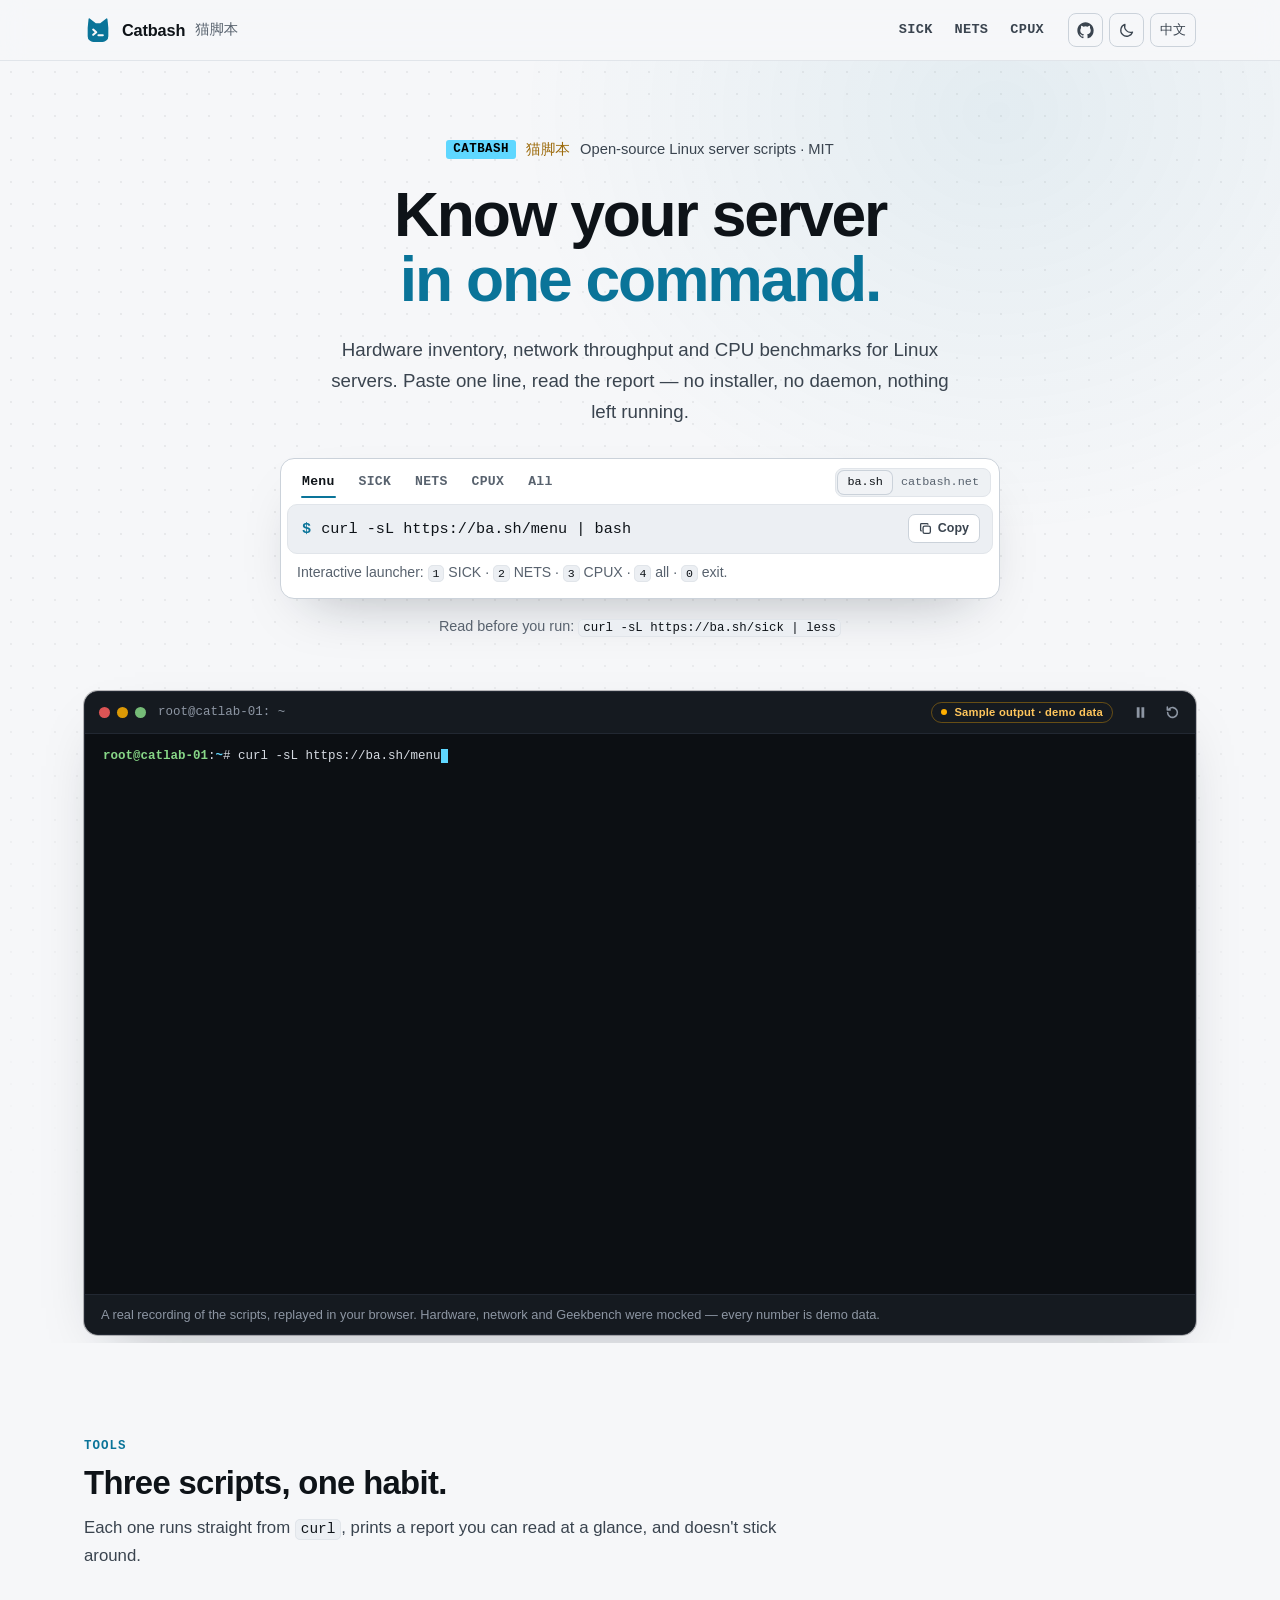
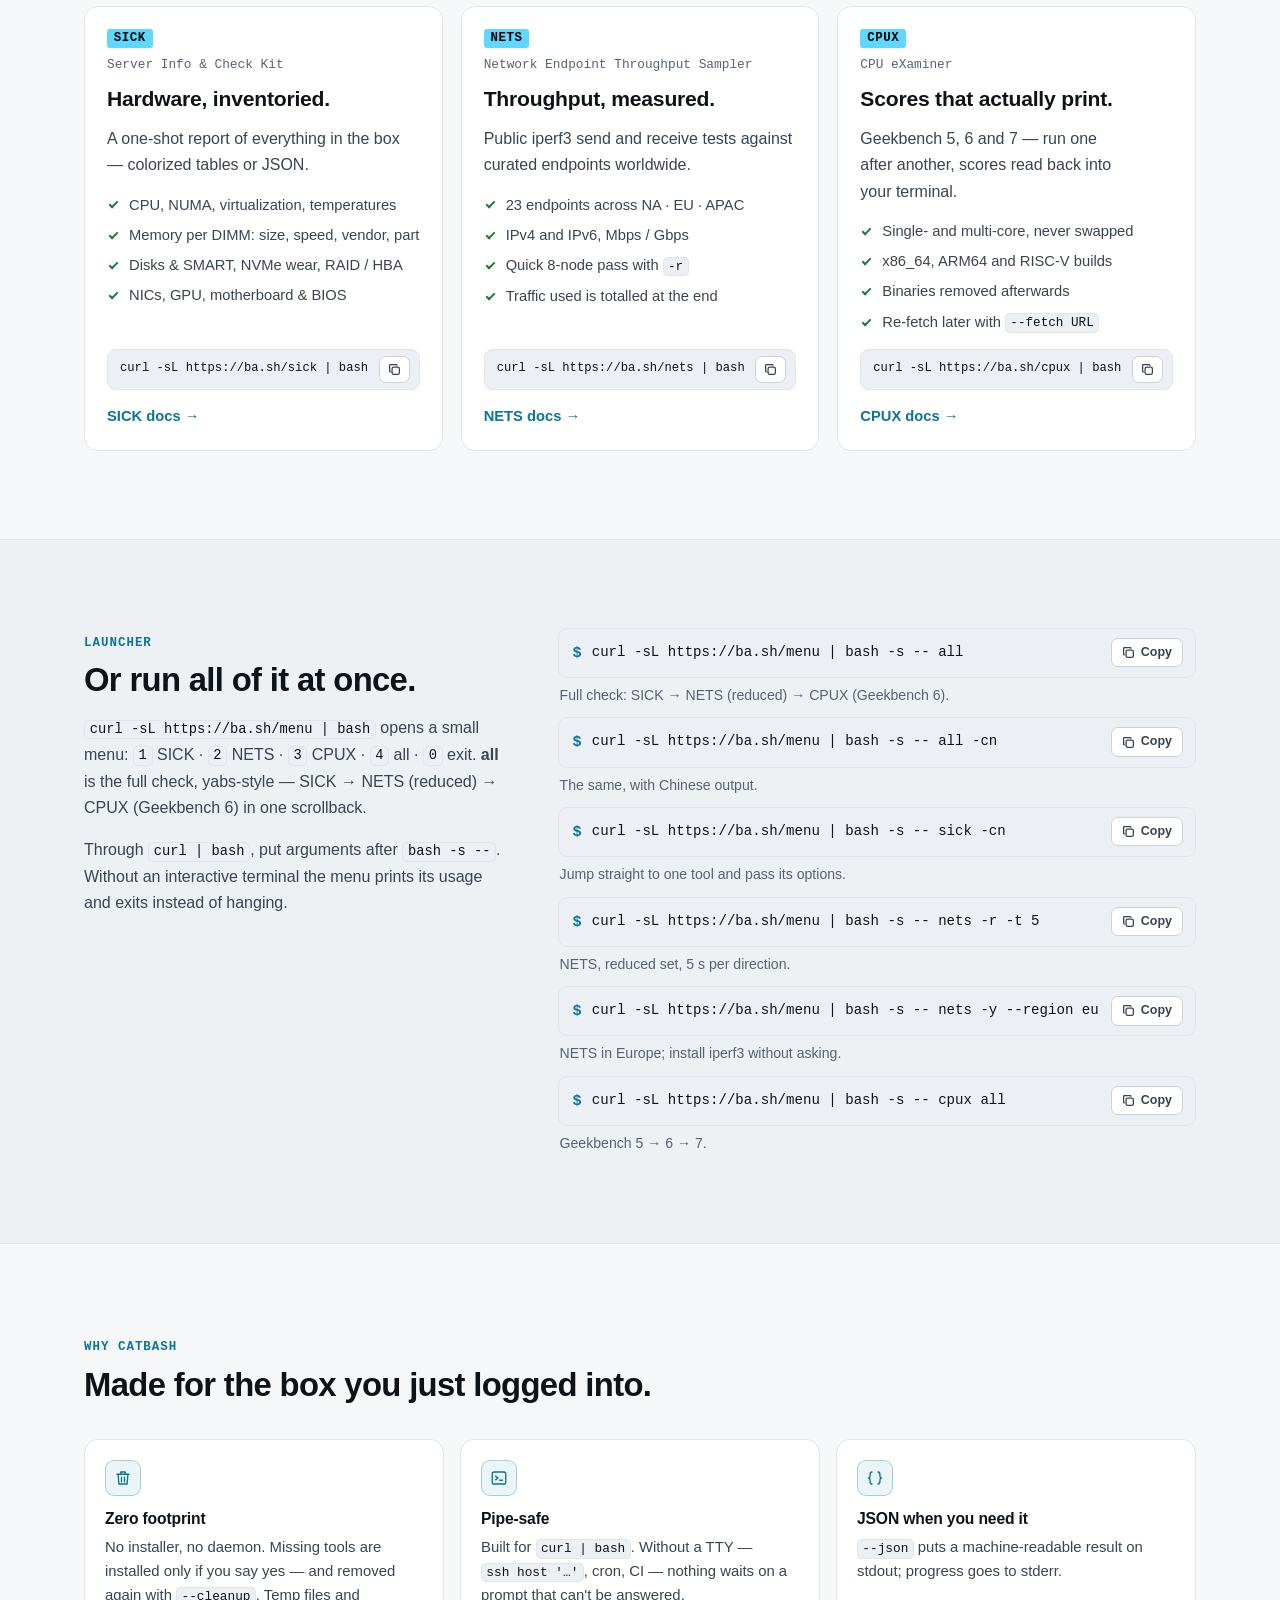
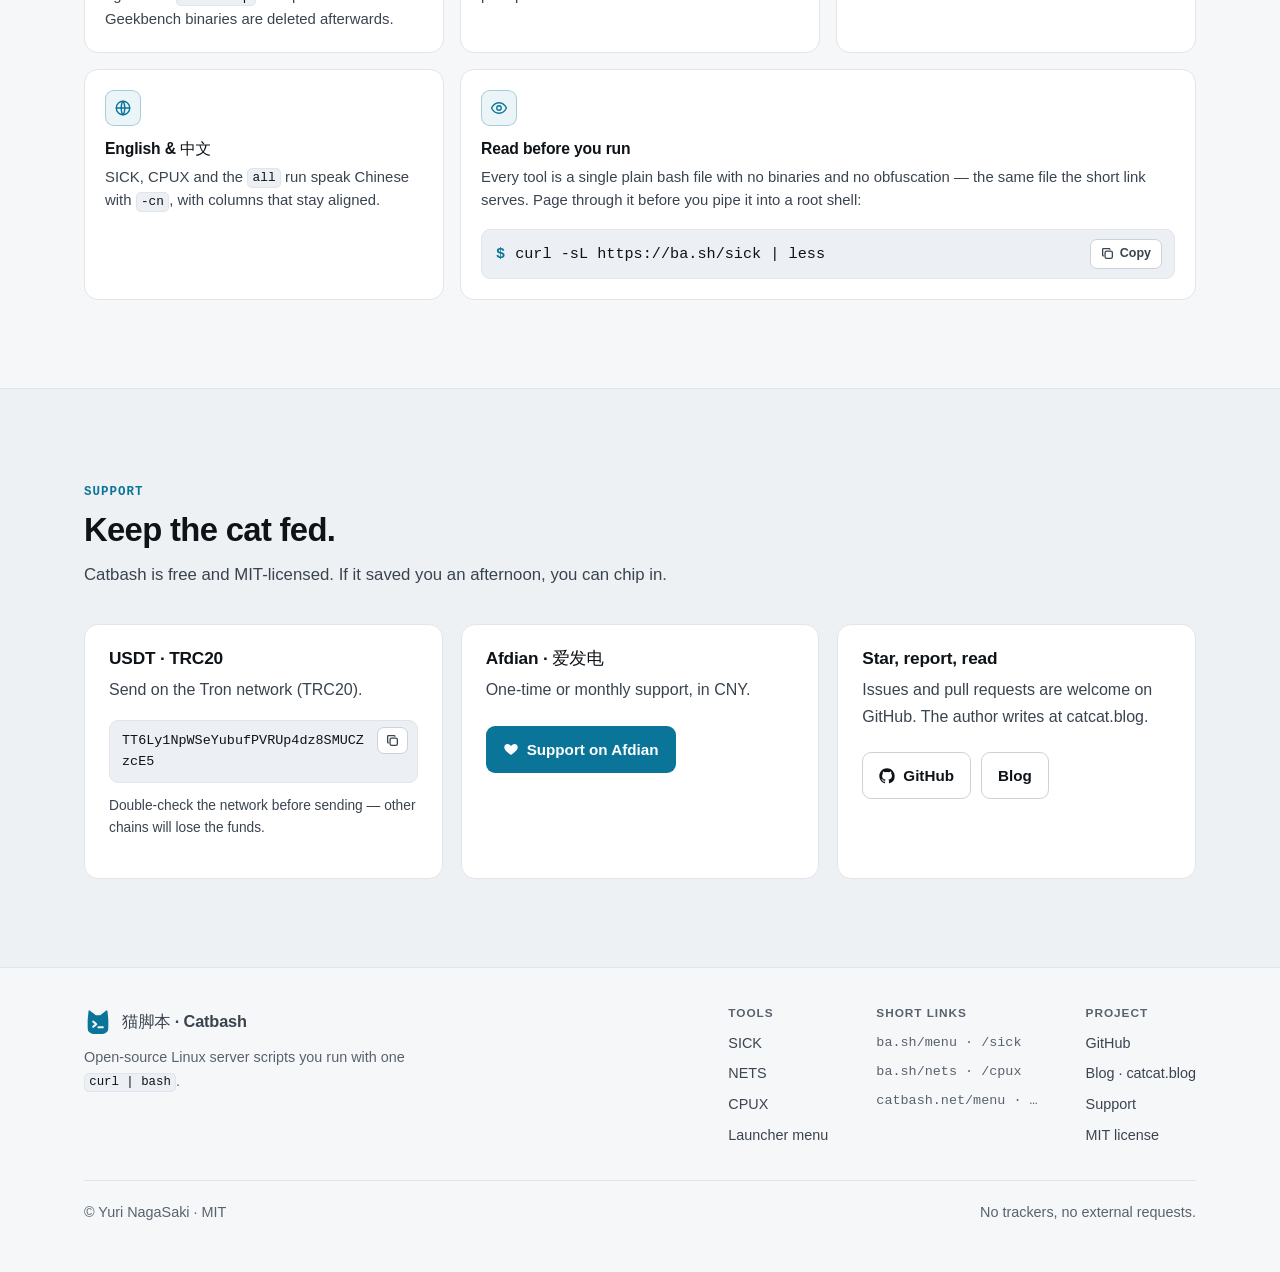
<file: index.html>
<!DOCTYPE html>
<html lang="en" data-title-zh="猫脚本 · Catbash — 一条命令，看清你的服务器">
<head>
<meta charset="utf-8">
<meta name="viewport" content="width=device-width, initial-scale=1">
<title>猫脚本 · Catbash — Linux server scripts (SICK · NETS · CPUX)</title>
<meta name="description" content="猫脚本 (Catbash): open-source Linux server tools. SICK hardware inventory, NETS iperf3 throughput, CPUX Geekbench 5/6/7. curl | bash, zero footprint.">
<meta name="keywords" content="猫脚本, catbash, SICK, NETS, CPUX, Geekbench, Linux, server, hardware inventory, iperf3, bash">
<meta name="author" content="Yuri NagaSaki">
<meta name="robots" content="index, follow, max-image-preview:large">
<link rel="canonical" href="https://catbash.net/">
<!-- ?v= busts the browser favicon cache when the icon changes -->
<link rel="icon" href="/favicon.ico?v=2" sizes="48x48">
<link rel="icon" href="/favicon.svg?v=2" type="image/svg+xml">
<link rel="apple-touch-icon" href="/apple-touch-icon.png?v=2">

<meta property="og:type" content="website">
<meta property="og:site_name" content="猫脚本 · Catbash">
<meta property="og:locale" content="en_US">
<meta property="og:locale:alternate" content="zh_CN">
<meta property="og:url" content="https://catbash.net/">
<meta property="og:title" content="猫脚本 · Catbash — Linux server scripts">
<meta property="og:description" content="Open-source Linux tools: SICK hardware, NETS iperf3, CPUX Geekbench. One curl each.">
<meta property="og:image" content="https://catbash.net/assets/tg-cover.jpg">
<meta property="og:image:width" content="1280">
<meta property="og:image:height" content="720">
<meta property="og:image:alt" content="猫脚本 Catbash — Linux server scripts">

<meta name="twitter:card" content="summary_large_image">
<meta name="twitter:title" content="猫脚本 · Catbash">
<meta name="twitter:description" content="SICK · NETS · CPUX. curl | bash.">
<meta name="twitter:image" content="https://catbash.net/assets/tg-cover.jpg">

<script type="application/ld+json">
{
  "@context": "https://schema.org",
  "@graph": [
    {
      "@type": "WebSite",
      "@id": "https://catbash.net/#website",
      "url": "https://catbash.net/",
      "name": "猫脚本",
      "alternateName": ["Catbash", "catbash.net"],
      "description": "Open-source Linux server scripts: hardware inventory, network throughput, and CPU benchmarks",
      "inLanguage": ["en", "zh-CN"],
      "publisher": { "@id": "https://catbash.net/#author" }
    },
    {
      "@type": "WebPage",
      "@id": "https://catbash.net/#webpage",
      "url": "https://catbash.net/",
      "name": "猫脚本 · Catbash",
      "isPartOf": { "@id": "https://catbash.net/#website" },
      "description": "Hub for SICK, NETS and CPUX — Linux server scripts you run with curl | bash.",
      "primaryImageOfPage": {
        "@type": "ImageObject",
        "url": "https://catbash.net/assets/tg-cover.jpg"
      },
      "inLanguage": ["en", "zh-CN"]
    },
    {
      "@type": "Person",
      "@id": "https://catbash.net/#author",
      "name": "Yuri NagaSaki",
      "url": "https://catcat.blog"
    }
  ]
}
</script>
<meta name="color-scheme" content="dark light">
<meta name="theme-color" content="#0b0d10" media="(prefers-color-scheme: dark)">
<meta name="theme-color" content="#f6f7f9" media="(prefers-color-scheme: light)">
<link rel="stylesheet" href="/assets/site.css">
<script>(function(d){try{var t=localStorage.getItem("catbash-theme");if(t==="dark"||t==="light")d.setAttribute("data-theme",t)}catch(e){}d.className="js"+(window.matchMedia&&matchMedia("(prefers-reduced-motion: reduce)").matches?"":" anim")})(document.documentElement)</script>
</head>
<body>
<a class="skip" href="#main"><span data-en="Skip to content" data-zh="跳到正文">Skip to content</span></a>
<header class="nav">
  <div class="wrap nav-in">
    <a class="brand" href="/" aria-label="Catbash · 猫脚本"><svg class="logo" viewBox="0 0 32 32" aria-hidden="true"><path class="logo-head" d="M5 13.5 6 3.5l7 5.5h6l7-5.5 1 10V23a6 6 0 0 1-6 6H11a6 6 0 0 1-6-6z"/><path class="logo-ps" d="M10.5 15.5 14 18.5l-3.5 3M16.5 22h5"/></svg><span class="name">Catbash</span><span class="alt">猫脚本</span></a>
    <nav class="nav-links" aria-label="Tools">
      <a href="/sick.html">SICK</a><a href="/nets.html">NETS</a><a href="/cpux.html">CPUX</a>
    </nav>
    <div class="nav-tools">
      <a class="icon-btn gh" href="https://github.com/Yuri-NagaSaki/SICK" rel="noopener" aria-label="GitHub" title="GitHub"><svg viewBox="0 0 24 24" fill="currentColor" aria-hidden="true"><path d="M12 .5C5.65.5.5 5.65.5 12c0 5.08 3.29 9.39 7.86 10.91.58.1.79-.25.79-.56v-2c-3.2.7-3.87-1.37-3.87-1.37-.52-1.33-1.28-1.69-1.28-1.69-1.04-.71.08-.7.08-.7 1.15.08 1.76 1.19 1.76 1.19 1.03 1.76 2.7 1.25 3.36.96.1-.75.4-1.25.73-1.54-2.56-.29-5.25-1.28-5.25-5.69 0-1.26.45-2.29 1.19-3.09-.12-.29-.52-1.46.11-3.05 0 0 .97-.31 3.17 1.18a11 11 0 0 1 5.77 0c2.2-1.49 3.17-1.18 3.17-1.18.63 1.59.23 2.76.11 3.05.74.8 1.19 1.83 1.19 3.09 0 4.42-2.7 5.39-5.27 5.68.41.36.78 1.06.78 2.14v3.17c0 .31.21.67.8.56A11.5 11.5 0 0 0 23.5 12C23.5 5.65 18.35.5 12 .5z"/></svg></a>
      <button class="icon-btn theme-btn" id="themeBtn" type="button" aria-label="Switch theme"><svg class="i-sun" viewBox="0 0 24 24" fill="none" stroke="currentColor" stroke-width="1.8" stroke-linecap="round" aria-hidden="true"><circle cx="12" cy="12" r="4.2"/><path d="M12 2.5v2.2M12 19.3v2.2M4.6 4.6l1.6 1.6M17.8 17.8l1.6 1.6M2.5 12h2.2M19.3 12h2.2M4.6 19.4l1.6-1.6M17.8 6.2l1.6-1.6"/></svg><svg class="i-moon" viewBox="0 0 24 24" fill="none" stroke="currentColor" stroke-width="1.8" stroke-linejoin="round" aria-hidden="true"><path d="M20.5 14.2A8.5 8.5 0 0 1 9.8 3.5a8.5 8.5 0 1 0 10.7 10.7z"/></svg></button>
      <button class="icon-btn lang-btn" id="langBtn" type="button" lang="zh-CN" aria-label="切换到中文">中文</button>
    </div>
  </div>
</header>
<main id="main">
<section class="hero">
  <div class="wrap">
    <div class="hero-text">
      <p class="eyebrow"><span class="chip">CATBASH</span><span class="zh">猫脚本</span><span data-en="Open-source Linux server scripts · MIT" data-zh="开源 Linux 服务器脚本 · MIT">Open-source Linux server scripts · MIT</span></p>
      <h1 data-en="Know your server&lt;br&gt;&lt;span class=&quot;hl&quot;&gt;in one command.&lt;/span&gt;" data-zh="一条命令，&lt;br&gt;&lt;span class=&quot;hl&quot;&gt;看清你的服务器。&lt;/span&gt;">Know your server<br><span class="hl">in one command.</span></h1>
      <p class="lede" data-en="Hardware inventory, network throughput and CPU benchmarks for Linux servers. Paste one line, read the report — no installer, no daemon, nothing left running." data-zh="面向 Linux 服务器的硬件盘点、公网吞吐测试与 CPU 跑分。粘贴一行命令就能看到报告——无需安装，没有常驻进程，跑完不留后台。">Hardware inventory, network throughput and CPU benchmarks for Linux servers. Paste one line, read the report — no installer, no daemon, nothing left running.</p>
      <div class="cmdbox" data-tabs data-term="heroTerm">
        <div class="cmdbox-head">
          <div class="tabs" role="tablist" aria-label="Choose a tool" data-label-en="Choose a tool" data-label-zh="选择工具">
            <button class="tab" role="tab" type="button" id="hero-t0" aria-selected="true" aria-controls="hero-p" tabindex="0" data-cmd="curl -sL https://ba.sh/menu | bash" data-demo="menu" data-hint-en="Interactive launcher: &lt;code&gt;1&lt;/code&gt; SICK · &lt;code&gt;2&lt;/code&gt; NETS · &lt;code&gt;3&lt;/code&gt; CPUX · &lt;code&gt;4&lt;/code&gt; all · &lt;code&gt;0&lt;/code&gt; exit." data-hint-zh="交互式启动菜单：&lt;code&gt;1&lt;/code&gt; SICK · &lt;code&gt;2&lt;/code&gt; NETS · &lt;code&gt;3&lt;/code&gt; CPUX · &lt;code&gt;4&lt;/code&gt; 全部 · &lt;code&gt;0&lt;/code&gt; 退出。"><span data-en="Menu" data-zh="菜单">Menu</span></button>
            <button class="tab" role="tab" type="button" id="hero-t1" aria-selected="false" aria-controls="hero-p" tabindex="-1" data-cmd="curl -sL https://ba.sh/sick | bash" data-demo="sick" data-demo-zh data-hint-en="Hardware report. Add &lt;code&gt;-cn&lt;/code&gt; for Chinese, &lt;code&gt;--json&lt;/code&gt; for JSON; run as root for full data." data-hint-zh="硬件报告。加 &lt;code&gt;-cn&lt;/code&gt; 中文输出、&lt;code&gt;--json&lt;/code&gt; 输出 JSON；以 root 运行数据最全。">SICK</button>
            <button class="tab" role="tab" type="button" id="hero-t2" aria-selected="false" aria-controls="hero-p" tabindex="-1" data-cmd="curl -sL https://ba.sh/nets | bash" data-demo="nets" data-hint-en="iperf3 throughput against 23 public endpoints. Add &lt;code&gt;-r&lt;/code&gt; for the quick 8-node set." data-hint-zh="对 23 个公网节点测 iperf3 吞吐。加 &lt;code&gt;-r&lt;/code&gt; 只跑 8 个节点的精简集。">NETS</button>
            <button class="tab" role="tab" type="button" id="hero-t3" aria-selected="false" aria-controls="hero-p" tabindex="-1" data-cmd="curl -sL https://ba.sh/cpux | bash" data-demo="cpux" data-demo-zh data-hint-en="Geekbench 5 / 6 / 7. Pass &lt;code&gt;6&lt;/code&gt; or &lt;code&gt;all&lt;/code&gt; after &lt;code&gt;bash -s --&lt;/code&gt; to skip the menu." data-hint-zh="Geekbench 5 / 6 / 7。在 &lt;code&gt;bash -s --&lt;/code&gt; 后写 &lt;code&gt;6&lt;/code&gt; 或 &lt;code&gt;all&lt;/code&gt; 可跳过菜单。">CPUX</button>
            <button class="tab" role="tab" type="button" id="hero-t4" aria-selected="false" aria-controls="hero-p" tabindex="-1" data-cmd="curl -sL https://ba.sh/menu | bash -s -- all" data-demo="all" data-demo-zh data-hint-en="Full check, yabs-style: SICK → NETS (reduced) → CPUX (Geekbench 6) in one scrollback." data-hint-zh="一次完整体检（类似 yabs）：SICK → NETS（精简）→ CPUX（Geekbench 6），结果都在同一屏滚动输出里。"><span data-en="All" data-zh="全部">All</span></button>
          </div>
          <div class="hostsw" role="group" aria-label="Short-link host" data-label-en="Short-link host" data-label-zh="短链域名">
            <button type="button" data-host="ba.sh" aria-pressed="true">ba.sh</button><button type="button" data-host="catbash.net" aria-pressed="false">catbash.net</button>
          </div>
        </div>
        <div class="cmdline" role="tabpanel" id="hero-p" aria-labelledby="hero-t0"><span class="ps" aria-hidden="true">$</span><code class="cmd" data-cmd="curl -sL https://ba.sh/menu | bash">curl -sL https://ba.sh/menu | bash</code><button class="copy" type="button"><span data-en="Copy" data-zh="复制">Copy</span></button></div>
        <p class="cmdbox-hint" data-en="Interactive launcher: &lt;code&gt;1&lt;/code&gt; SICK · &lt;code&gt;2&lt;/code&gt; NETS · &lt;code&gt;3&lt;/code&gt; CPUX · &lt;code&gt;4&lt;/code&gt; all · &lt;code&gt;0&lt;/code&gt; exit." data-zh="交互式启动菜单：&lt;code&gt;1&lt;/code&gt; SICK · &lt;code&gt;2&lt;/code&gt; NETS · &lt;code&gt;3&lt;/code&gt; CPUX · &lt;code&gt;4&lt;/code&gt; 全部 · &lt;code&gt;0&lt;/code&gt; 退出。">Interactive launcher: <code>1</code> SICK · <code>2</code> NETS · <code>3</code> CPUX · <code>4</code> all · <code>0</code> exit.</p>
      </div>
      <p class="hero-note" data-en="Read before you run: &lt;code class=&quot;brk&quot;&gt;curl -sL https://ba.sh/sick | less&lt;/code&gt;" data-zh="运行前先读源码：&lt;code class=&quot;brk&quot;&gt;curl -sL https://ba.sh/sick | less&lt;/code&gt;">Read before you run: <code class="brk">curl -sL https://ba.sh/sick | less</code></p>
    </div>
    <div class="hero-term">
      <figure class="term term-hero" id="heroTerm" data-src="/assets/demos/menu.ansi">
  <div class="term-bar">
    <span class="term-dots" aria-hidden="true"><i></i><i></i><i></i></span>
    <span class="term-title">root@catlab-01: ~</span>
    <span class="term-tag" data-en="Sample output · demo data" data-zh="示例输出 · 演示数据">Sample output · demo data</span>
    <span class="term-ctl">
      <button class="term-btn" type="button" data-act="play" aria-label="Play"><svg class="i-play" viewBox="0 0 16 16" fill="currentColor" aria-hidden="true"><path d="M4.5 2.8v10.4L13 8z"/></svg><svg class="i-pause" viewBox="0 0 16 16" fill="currentColor" aria-hidden="true"><path d="M4 2.5h3v11H4zM9 2.5h3v11H9z"/></svg></button>
      <button class="term-btn" type="button" data-act="replay" aria-label="Replay" title="Replay" data-label-en="Replay" data-label-zh="重播"><svg viewBox="0 0 16 16" fill="none" stroke="currentColor" stroke-width="1.7" stroke-linecap="round" stroke-linejoin="round" aria-hidden="true"><path d="M2.8 8a5.2 5.2 0 1 0 1.6-3.8"/><path d="M2.5 2.2v3h3"/></svg></button>
    </span>
  </div>
  <pre class="term-screen" tabindex="0" role="region" aria-label="Sample terminal output (demo data)" data-label-en="Sample terminal output (demo data)" data-label-zh="终端示例输出（演示数据）"><!--demo:menu--><span class="ln"><span class="f114 b">root@catlab-01</span>:<span class="f81 b">~</span># curl -sL https://ba.sh/menu | bash</span><span class="ln"></span><span class="ln"><span class="f16 k81 b"> <i class="w">猫</i><i class="w">脚</i><i class="w">本</i> Catbash </span> <span class="b">v1.3.0</span> <span class="d">· Linux server toolkit</span></span><span class="ln"></span><span class="ln">  <span class="f81 b">1</span>  <span class="b">SICK </span> Server Info &amp; Check Kit        <span class="d">hardware · disks/SMART · RAID · NICs</span></span><span class="ln">  <span class="f81 b">2</span>  <span class="b">NETS </span> Network Throughput Sampler     <span class="d">iperf3 send/recv · NA / EU / APAC</span></span><span class="ln">  <span class="f81 b">3</span>  <span class="b">CPUX </span> CPU eXaminer                   <span class="d">Geekbench 5 / 6 / 7 · single + multi</span></span><span class="ln">  <span class="f81 b">4</span>  <span class="b">ALL  </span> Full check                     <span class="d">SICK → NETS (reduced) → CPUX (GB6)</span></span><span class="ln">  <span class="f81 b">0</span>  Exit</span><span class="ln"></span><span class="ln">  <span class="d">No daemons, nothing kept: downloads are removed after each run.</span></span><span class="ln">  <span class="d">Docs</span>  https://catbash.net/</span><span class="ln"></span><span class="ln">  Select [1-4, 0 = exit]: 1</span><span class="ln">  <span class="d">→ sick: https://catbash.net/sick</span></span><span class="ln"><span class="d">Generating hardware report...</span></span><span class="ln"></span><span class="ln"><span class="f16 k81 b"> SICK </span> v3.2.0<span class="d"> · Server Info &amp; Check Kit</span></span><span class="ln"></span><span class="ln"><span class="f73">════════════════════════════════════════════════════════════════════════════════</span></span><span class="ln"><span class="f222 b">                       System Hardware Information Report</span></span><span class="ln"><span class="f73">════════════════════════════════════════════════════════════════════════════════</span></span><span class="ln"></span><span class="ln"><span class="f73">┌─ </span><span class="f222 b">Report Overview</span><span class="f73"> ───────────────────────────────</span></span><span class="ln"><span class="f73">├──────────────────────────────────────────────────</span></span><span class="ln">│ Version             : 3.2.0</span><span class="ln">│ Mode                : Text</span><span class="ln">│ Privacy             : IP/MAC masked</span><span class="ln">│ Serials             : shown in full</span><span class="ln">└──────────────────────────────────────────────────</span><span class="ln"><span class="f73">┌─ </span><span class="f222 b">System Information</span><span class="f73"> ────────────────────────────</span></span><span class="ln"><span class="f73">├──────────────────────────────────────────────────</span></span><span class="ln">│ Hostname            : catlab-01</span><span class="ln">│ Operating System    : Ubuntu 24.04.5 LTS</span><span class="ln">│ Kernel Version      : 6.18.44-fc-v230</span><span class="ln">│ System Uptime       : up 40 minutes</span><span class="ln">└──────────────────────────────────────────────────</span><span class="ln"><span class="f73">┌─ </span><span class="f222 b">CPU Information</span><span class="f73"> ───────────────────────────────</span></span><span class="ln"><span class="f73">├──────────────────────────────────────────────────</span></span><span class="ln">│ Model               : Intel(R) Xeon(R) Processor @ 2.80GHz</span><span class="ln">│ Cores               : 4</span><span class="ln">│ Threads             : 4</span><span class="ln">│ Frequency           : 2799.998 MHz</span><span class="ln">│ Cache               : 33792 KB</span><span class="ln">│ Usage               : 28.3%</span><span class="ln">│ CPU Temperature     : 45.0°C</span><span class="ln">└──────────────────────────────────────────────────</span><span class="ln"><span class="f73">┌─ </span><span class="f222 b">CPU / Platform Status</span><span class="f73"> ─────────────────────────</span></span><span class="ln"><span class="f73">├──────────────────────────────────────────────────</span></span><span class="ln">│ Platform            : 1 socket(s), 1 NUMA node(s)</span><span class="ln">│ Virtualization      : No (VT-x/AMD-V)</span><span class="ln">│ Hypervisor          : kvm</span><span class="ln">│ Microcode           : 0x1</span><span class="ln">└──────────────────────────────────────────────────</span><span class="ln"><span class="f73">┌─ </span><span class="f222 b">Memory (RAM) Information</span><span class="f73"> ──────────────────────</span></span><span class="ln"><span class="f73">├──────────────────────────────────────────────────</span></span><span class="ln">│ Total               : <span class="f81">15.71 GB</span></span><span class="ln">│ Used                : <span class="f214">561.87 MB</span></span><span class="ln">│ Available           : <span class="f114">15.16 GB</span></span><span class="ln">│</span><span class="ln"><span class="f81">│ Memory Modules:</span></span><span class="ln">├─────────────────────────────────────────────────────────────────────────────────────────────┤</span><span class="ln">│ <span class="b">Size</span>     │ <span class="b">Type</span>   │ <span class="b">Frequency</span>    │ <span class="b">Manufacturer</span> │ <span class="b">Serial</span>           │ <span class="b">Model</span>                  │</span><span class="ln">├─────────────────────────────────────────────────────────────────────────────────────────────┤</span><span class="ln">│ <span class="f81">8 GB</span>     │ <span class="f81">DDR4</span>   │ 2666 MT/s    │ Samsung      │ 4A1F02C0         │ M391A1K43BB2-CTD       │</span><span class="ln">│ <span class="f81">8 GB</span>     │ <span class="f81">DDR4</span>   │ 2666 MT/s    │ Samsung      │ 4A1F02C1         │ M391A1K43BB2-CTD       │</span><span class="ln">└─────────────────────────────────────────────────────────────────────────────────────────────┘</span><span class="ln">└──────────────────────────────────────────────────</span><span class="ln"><span class="f73">┌─ </span><span class="f222 b">Disk Drive Information</span><span class="f73"> ────────────────────────</span></span><span class="ln"><span class="f73">├──────────────────────────────────────────────────</span></span><span class="ln"><span class="f81">│ Mounted Filesystems:</span></span><span class="ln">├──────────────────────────────────────────────────────────────────────────────────────────────────┤</span><span class="ln">│ <span class="b">Filesystem</span>                         │ <span class="b">Size</span>    │ <span class="b">Used</span>    │ <span class="b">Avail</span>   │ <span class="b">Use%</span>   │ <span class="b">Mounted</span>              │</span><span class="ln">├──────────────────────────────────────────────────────────────────────────────────────────────────┤</span><span class="ln">│ <span class="f81">/dev/md0</span>                           │ 1.8T    │ 412G    │ 1.3T    │ <span class="f114">25%</span>    │ /                    │</span><span class="ln">│ <span class="f81">/dev/nvme0n1p1</span>                     │ 511M    │ 6.1M    │ 505M    │ <span class="f114">2%</span>     │ /boot/efi            │</span><span class="ln">│ <span class="f81">/dev/md1</span>                           │ 12T     │ 7.9T    │ 4.1T    │ <span class="f114">66%</span>    │ /data                │</span><span class="ln">└──────────────────────────────────────────────────────────────────────────────────────────────────┘</span><span class="ln">│</span><span class="ln"><span class="b">│ Disk Summary (defects=reallocated/pending/offline)</span></span><span class="ln">├──────────────────────────────────────────────────────────────────────────────────────────────────────────────────────────────────────────┤</span><span class="ln">│ Device       │ Basic Info                         │ SMART  │ Hours    │ Temp   │ I/O                  │ Defects   │ Notes                │</span><span class="ln">├──────────────────────────────────────────────────────────────────────────────────────────────────────────────────────────────────────────┤</span><span class="ln">│ <span class="f81">/dev/sda</span>     │ 931.5G Samsung SSD 870 EVO 1TB     │ <span class="f114">PASS</span>   │ 12034h   │ <span class="f114">34°C</span>   │ <span class="f81">R? W22.7T</span>            │ <span class="f114">0/0/0</span>     │ -                    │</span><span class="ln">│ <span class="f81">/dev/sdb</span>     │ 12.7T TOSHIBA MG07ACA14TE          │ <span class="f114">PASS</span>   │ 40210h   │ <span class="f114">41°C</span>   │ <span class="f214">no stats</span>             │ <span class="f203">8/2/0</span>     │ <span class="f203">bad sectors=10</span>       │</span><span class="ln">│ <span class="f81">/dev/nvme0n1</span> │ 3.5T SAMSUNG MZQL23T8HCLS-00A07    │ <span class="f114">PASS</span>   │ 15000h   │ <span class="f114">38°C</span>   │ <span class="f81">R57.4T W45.9T</span>        │ -         │ <span class="f81">used 3%, spare 100%</span>  │</span><span class="ln">│ <span class="f81">/dev/nvme1n1</span> │ 3.5T SAMSUNG MZQL23T8HCLS-00A07    │ <span class="f114">PASS</span>   │ 15000h   │ <span class="f114">38°C</span>   │ <span class="f81">R57.4T W45.9T</span>        │ -         │ <span class="f81">used 3%, spare 100%</span>  │</span><span class="ln">│ <span class="f81">megaraid,8</span>   │ SEAGATE ST4000NM0025               │ <span class="f114">PASS</span>   │ 51234h   │ <span class="f114">36°C</span>   │ <span class="f214">no stats</span>             │ <span class="f114">GD:0/UE:0</span> │ -                    │</span><span class="ln">│ <span class="f81">megaraid,9</span>   │ SEAGATE ST4000NM0025               │ <span class="f114">PASS</span>   │ 51234h   │ <span class="f114">36°C</span>   │ <span class="f214">no stats</span>             │ <span class="f114">GD:0/UE:0</span> │ -                    │</span><span class="ln">│ <span class="f81">megaraid,10</span>  │ SEAGATE ST4000NM0025               │ <span class="f114">PASS</span>   │ 51234h   │ <span class="f114">36°C</span>   │ <span class="f214">no stats</span>             │ <span class="f114">GD:0/UE:0</span> │ -                    │</span><span class="ln">│ <span class="f81">megaraid,11</span>  │ SEAGATE ST4000NM0025               │ <span class="f114">PASS</span>   │ 51234h   │ <span class="f114">36°C</span>   │ <span class="f214">no stats</span>             │ <span class="f114">GD:0/UE:0</span> │ -                    │</span><span class="ln">└──────────────────────────────────────────────────────────────────────────────────────────────────────────────────────────────────────────┘</span><span class="ln">└──────────────────────────────────────────────────</span><span class="ln"><span class="f73">┌─ </span><span class="f222 b">NVMe Deep Health</span><span class="f73"> ──────────────────────────────</span></span><span class="ln"><span class="f73">├──────────────────────────────────────────────────</span></span><span class="ln">├─────────────────────────────────────────────────────────────────────────────────────┤</span><span class="ln">│ <span class="b">Device</span>         │ <span class="b">Model</span>                      │ <span class="b">Temp</span>    │ <span class="b">Used</span>    │ <span class="b">Spare</span>   │ <span class="b">Status</span>  │</span><span class="ln">├─────────────────────────────────────────────────────────────────────────────────────┤</span><span class="ln">│ <span class="f81">/dev/nvme0n1</span>   │ SAMSUNG MZQL23T8HCLS-00A07 │ <span class="f114">38°C</span>    │ 3%      │ 100%    │ <span class="f114">OK</span>      │</span><span class="ln">│ <span class="f81">/dev/nvme1n1</span>   │ SAMSUNG MZQL23T8HCLS-00A07 │ <span class="f114">38°C</span>    │ 3%      │ 100%    │ <span class="f114">OK</span>      │</span><span class="ln">└─────────────────────────────────────────────────────────────────────────────────────┘</span><span class="ln">│   <span class="d">· Unsafe shutdowns (lifetime): nvme0n1=12 nvme1n1=12</span></span><span class="ln">└──────────────────────────────────────────────────</span><span class="ln"><span class="f73">┌─ </span><span class="f222 b">RAID Controller Information</span><span class="f73"> ───────────────────</span></span><span class="ln"><span class="f73">├──────────────────────────────────────────────────</span></span><span class="ln"><span class="f81">│ RAID/HBA Controllers:</span></span><span class="ln">├───────────────────────────────────────────────────────────────────────────┤</span><span class="ln">│ <span class="b">Slot</span>       │ <span class="b">Type</span>      │ <span class="b">Controller</span>                                       │</span><span class="ln">├───────────────────────────────────────────────────────────────────────────┤</span><span class="ln">│ <span class="f81">18:00.0</span>    │ <span class="f214">RAID</span>      │ Broadcom / LSI MegaRAID SAS-3 3108 [Invader]     │</span><span class="ln">└───────────────────────────────────────────────────────────────────────────┘</span><span class="ln">└──────────────────────────────────────────────────</span><span class="ln"><span class="f73">┌─ </span><span class="f222 b">Network Interface Information</span><span class="f73"> ─────────────────</span></span><span class="ln"><span class="f73">├──────────────────────────────────────────────────</span></span><span class="ln">├───────────────────────────────────────────────────────────────────────────────────────────────────────────────┤</span><span class="ln">│ <span class="b">Iface</span>        │ <span class="b">Status</span>   │ <span class="b">Link</span>         │ <span class="b">MAC</span>                │ <span class="b">IPv4</span>                 │ <span class="b">Model</span>                    │</span><span class="ln">├───────────────────────────────────────────────────────────────────────────────────────────────────────────────┤</span><span class="ln">│ <span class="f81">eth0</span>         │ <span class="f114">UP</span>       │ 10000M/full  │ 3c:ec:ef:XX:XX:XX  │ 203.0.XX.XX/24       │ virtio_net               │</span><span class="ln">└───────────────────────────────────────────────────────────────────────────────────────────────────────────────┘</span><span class="ln">│</span><span class="ln"><span class="f214">│ RX/TX error &amp; drop counters (cumulative):</span></span><span class="ln">│   <span class="f214">! eth0            rx_dropped=6</span></span><span class="ln">└──────────────────────────────────────────────────</span><span class="ln"><span class="f73">┌─ </span><span class="f222 b">Graphics Card Information</span><span class="f73"> ─────────────────────</span></span><span class="ln"><span class="f73">├──────────────────────────────────────────────────</span></span><span class="ln">├────────────────────────────────────────────────────────────────────────────────┤</span><span class="ln">│ <span class="b">Vendor</span>   │ <span class="b">Class</span>      │ <span class="b">Model</span>                                                  │</span><span class="ln">├────────────────────────────────────────────────────────────────────────────────┤</span><span class="ln">│ <span class="f81">ASPEED</span>   │ <span class="f214">BMC</span>        │ ASPEED Technology, Inc. ASPEED Graphics Family         │</span><span class="ln">└────────────────────────────────────────────────────────────────────────────────┘</span><span class="ln">└──────────────────────────────────────────────────</span><span class="ln"><span class="f73">┌─ </span><span class="f222 b">Motherboard Information</span><span class="f73"> ───────────────────────</span></span><span class="ln"><span class="f73">├──────────────────────────────────────────────────</span></span><span class="ln">│ Vendor              : Supermicro</span><span class="ln">│ Model               : X11SCM-F</span><span class="ln">│ Version             : 1.02</span><span class="ln">│ BIOS Vendor         : American Megatrends Inc.</span><span class="ln">│ BIOS Version        : 2.6</span><span class="ln">└──────────────────────────────────────────────────</span><span class="ln"></span><span class="ln"><span class="f73">── </span><span class="f222 b">Health</span><span class="f73"> ─────────────────────────────────────────</span></span><span class="ln"><span class="f203"><i class="g">✗</i> 1 problem</span></span><span class="ln">  <span class="f203"><i class="g">✗</i></span> sdb       8 reallocated sectors, 2 pending</span><span class="ln"></span><span class="ln"><span class="f114">Report generation completed!</span></span><span class="ln"><span class="d">Generated on: 2026-11-03 10:43:28 UTC</span></span><span class="ln"></span><span class="ln"></span><span class="ln">  <span class="d">[Enter] back to menu · [q] quit:</span> q</span><span class="ln"></span><span class="ln"><span class="f114 b">root@catlab-01</span>:<span class="f81 b">~</span># <span class="cur"> </span></span><!--/demo--></pre>
  <figcaption class="term-cap"><span data-en="A real recording of the scripts, replayed in your browser. Hardware, network and Geekbench were mocked — every number is demo data." data-zh="脚本的真实录制，在浏览器里回放。硬件、网络和 Geekbench 均为模拟——所有数字都是演示数据。">A real recording of the scripts, replayed in your browser. Hardware, network and Geekbench were mocked — every number is demo data.</span></figcaption>
</figure>
    </div>
  </div>
</section>

<section class="section" id="tools">
  <div class="wrap">
    <div class="section-head">
      <span class="kicker" data-en="Tools" data-zh="工具">Tools</span>
      <h2 data-en="Three scripts, one habit." data-zh="三个脚本，一个习惯。">Three scripts, one habit.</h2>
      <p data-en="Each one runs straight from &lt;code&gt;curl&lt;/code&gt;, prints a report you can read at a glance, and doesn&#x27;t stick around." data-zh="每个脚本都直接从 &lt;code&gt;curl&lt;/code&gt; 运行，输出一眼能看懂的报告，跑完就走。">Each one runs straight from <code>curl</code>, prints a report you can read at a glance, and doesn't stick around.</p>
    </div>
    <div class="grid grid-3">
      <article class="card tool">
        <div class="tool-top"><span class="chip">SICK</span><span class="full">Server Info &amp; Check Kit</span></div>
        <h3 data-en="Hardware, inventoried." data-zh="硬件，一次盘清。">Hardware, inventoried.</h3>
        <p data-en="A one-shot report of everything in the box — colorized tables or JSON." data-zh="一次输出整台机器的硬件清单——彩色表格或 JSON。">A one-shot report of everything in the box — colorized tables or JSON.</p>
        <ul class="ticks"><li><span data-en="CPU, NUMA, virtualization, temperatures" data-zh="CPU、NUMA、虚拟化、温度">CPU, NUMA, virtualization, temperatures</span></li><li><span data-en="Memory per DIMM: size, speed, vendor, part" data-zh="逐条内存：容量、频率、厂商、型号">Memory per DIMM: size, speed, vendor, part</span></li><li><span data-en="Disks &amp;amp; SMART, NVMe wear, RAID / HBA" data-zh="硬盘与 SMART、NVMe 磨损、RAID / HBA">Disks &amp; SMART, NVMe wear, RAID / HBA</span></li><li><span data-en="NICs, GPU, motherboard &amp;amp; BIOS" data-zh="网卡、显卡、主板与 BIOS">NICs, GPU, motherboard &amp; BIOS</span></li></ul>
        <div class="cmdline sm"><code class="cmd" data-cmd="curl -sL https://ba.sh/sick | bash">curl -sL https://ba.sh/sick | bash</code><button class="copy" type="button"><span data-en="Copy" data-zh="复制">Copy</span></button></div>
        <a class="more" href="/sick.html"><span data-en="SICK docs" data-zh="SICK 文档">SICK docs</span></a>
      </article>
      <article class="card tool">
        <div class="tool-top"><span class="chip">NETS</span><span class="full">Network Endpoint Throughput Sampler</span></div>
        <h3 data-en="Throughput, measured." data-zh="吞吐，实测为准。">Throughput, measured.</h3>
        <p data-en="Public iperf3 send and receive tests against curated endpoints worldwide." data-zh="对全球精选公网节点跑 iperf3 上传与下载测试。">Public iperf3 send and receive tests against curated endpoints worldwide.</p>
        <ul class="ticks"><li><span data-en="23 endpoints across NA · EU · APAC" data-zh="北美 · 欧洲 · 亚太共 23 个节点">23 endpoints across NA · EU · APAC</span></li><li><span data-en="IPv4 and IPv6, Mbps / Gbps" data-zh="IPv4 与 IPv6，Mbps / Gbps 显示">IPv4 and IPv6, Mbps / Gbps</span></li><li><span data-en="Quick 8-node pass with &lt;code&gt;-r&lt;/code&gt;" data-zh="&lt;code&gt;-r&lt;/code&gt; 精简 8 节点快速摸底">Quick 8-node pass with <code>-r</code></span></li><li><span data-en="Traffic used is totalled at the end" data-zh="结尾汇总本次消耗的流量">Traffic used is totalled at the end</span></li></ul>
        <div class="cmdline sm"><code class="cmd" data-cmd="curl -sL https://ba.sh/nets | bash">curl -sL https://ba.sh/nets | bash</code><button class="copy" type="button"><span data-en="Copy" data-zh="复制">Copy</span></button></div>
        <a class="more" href="/nets.html"><span data-en="NETS docs" data-zh="NETS 文档">NETS docs</span></a>
      </article>
      <article class="card tool">
        <div class="tool-top"><span class="chip">CPUX</span><span class="full">CPU eXaminer</span></div>
        <h3 data-en="Scores that actually print." data-zh="跑分，真的出分。">Scores that actually print.</h3>
        <p data-en="Geekbench 5, 6 and 7 — run one after another, scores read back into your terminal." data-zh="Geekbench 5、6、7 依次运行，分数直接回到你的终端。">Geekbench 5, 6 and 7 — run one after another, scores read back into your terminal.</p>
        <ul class="ticks"><li><span data-en="Single- and multi-core, never swapped" data-zh="单核与多核分数，绝不错位">Single- and multi-core, never swapped</span></li><li><span data-en="x86_64, ARM64 and RISC-V builds" data-zh="支持 x86_64、ARM64、RISC-V">x86_64, ARM64 and RISC-V builds</span></li><li><span data-en="Binaries removed afterwards" data-zh="跑完自动删除二进制">Binaries removed afterwards</span></li><li><span data-en="Re-fetch later with &lt;code&gt;--fetch URL&lt;/code&gt;" data-zh="可用 &lt;code&gt;--fetch URL&lt;/code&gt; 稍后补取分数">Re-fetch later with <code>--fetch URL</code></span></li></ul>
        <div class="cmdline sm"><code class="cmd" data-cmd="curl -sL https://ba.sh/cpux | bash">curl -sL https://ba.sh/cpux | bash</code><button class="copy" type="button"><span data-en="Copy" data-zh="复制">Copy</span></button></div>
        <a class="more" href="/cpux.html"><span data-en="CPUX docs" data-zh="CPUX 文档">CPUX docs</span></a>
      </article>
    </div>
  </div>
</section>

<section class="section soft" id="launcher">
  <div class="wrap split">
    <div>
      <span class="kicker" data-en="Launcher" data-zh="启动菜单">Launcher</span>
      <h2 data-en="Or run all of it at once." data-zh="或者，一次全部跑完。">Or run all of it at once.</h2>
      <p class="muted" data-en="&lt;code class=&quot;brk&quot;&gt;curl -sL https://ba.sh/menu | bash&lt;/code&gt; opens a small menu: &lt;code&gt;1&lt;/code&gt; SICK · &lt;code&gt;2&lt;/code&gt; NETS · &lt;code&gt;3&lt;/code&gt; CPUX · &lt;code&gt;4&lt;/code&gt; all · &lt;code&gt;0&lt;/code&gt; exit. &lt;b&gt;all&lt;/b&gt; is the full check, yabs-style — SICK → NETS (reduced) → CPUX (Geekbench 6) in one scrollback." data-zh="&lt;code class=&quot;brk&quot;&gt;curl -sL https://ba.sh/menu | bash&lt;/code&gt; 会打开一个小菜单：&lt;code&gt;1&lt;/code&gt; SICK · &lt;code&gt;2&lt;/code&gt; NETS · &lt;code&gt;3&lt;/code&gt; CPUX · &lt;code&gt;4&lt;/code&gt; 全部 · &lt;code&gt;0&lt;/code&gt; 退出。&lt;b&gt;all&lt;/b&gt; 就是完整体检（类似 yabs）——SICK → NETS（精简）→ CPUX（Geekbench 6），全部输出在同一屏里。"><code class="brk">curl -sL https://ba.sh/menu | bash</code> opens a small menu: <code>1</code> SICK · <code>2</code> NETS · <code>3</code> CPUX · <code>4</code> all · <code>0</code> exit. <b>all</b> is the full check, yabs-style — SICK → NETS (reduced) → CPUX (Geekbench 6) in one scrollback.</p>
      <p class="muted" data-en="Through &lt;code&gt;curl | bash&lt;/code&gt;, put arguments after &lt;code&gt;bash -s --&lt;/code&gt;. Without an interactive terminal the menu prints its usage and exits instead of hanging." data-zh="通过 &lt;code&gt;curl | bash&lt;/code&gt; 运行时，参数写在 &lt;code&gt;bash -s --&lt;/code&gt; 之后。没有交互终端时，菜单会打印用法并退出，而不是一直等待。">Through <code>curl | bash</code>, put arguments after <code>bash -s --</code>. Without an interactive terminal the menu prints its usage and exits instead of hanging.</p>
    </div>
    <div class="stack">
      <div class="ex"><div class="cmdline"><span class="ps" aria-hidden="true">$</span><code class="cmd" data-cmd="curl -sL https://ba.sh/menu | bash -s -- all">curl -sL https://ba.sh/menu | bash -s -- all</code><button class="copy" type="button"><span data-en="Copy" data-zh="复制">Copy</span></button></div><p data-en="Full check: SICK → NETS (reduced) → CPUX (Geekbench 6)." data-zh="完整体检：SICK → NETS（精简）→ CPUX（Geekbench 6）。">Full check: SICK → NETS (reduced) → CPUX (Geekbench 6).</p></div>
      <div class="ex"><div class="cmdline"><span class="ps" aria-hidden="true">$</span><code class="cmd" data-cmd="curl -sL https://ba.sh/menu | bash -s -- all -cn">curl -sL https://ba.sh/menu | bash -s -- all -cn</code><button class="copy" type="button"><span data-en="Copy" data-zh="复制">Copy</span></button></div><p data-en="The same, with Chinese output." data-zh="同上，中文输出。">The same, with Chinese output.</p></div>
      <div class="ex"><div class="cmdline"><span class="ps" aria-hidden="true">$</span><code class="cmd" data-cmd="curl -sL https://ba.sh/menu | bash -s -- sick -cn">curl -sL https://ba.sh/menu | bash -s -- sick -cn</code><button class="copy" type="button"><span data-en="Copy" data-zh="复制">Copy</span></button></div><p data-en="Jump straight to one tool and pass its options." data-zh="直接运行某个工具并传入它的参数。">Jump straight to one tool and pass its options.</p></div>
      <div class="ex"><div class="cmdline"><span class="ps" aria-hidden="true">$</span><code class="cmd" data-cmd="curl -sL https://ba.sh/menu | bash -s -- nets -r -t 5">curl -sL https://ba.sh/menu | bash -s -- nets -r -t 5</code><button class="copy" type="button"><span data-en="Copy" data-zh="复制">Copy</span></button></div><p data-en="NETS, reduced set, 5 s per direction." data-zh="NETS 精简节点，每个方向 5 秒。">NETS, reduced set, 5 s per direction.</p></div>
      <div class="ex"><div class="cmdline"><span class="ps" aria-hidden="true">$</span><code class="cmd" data-cmd="curl -sL https://ba.sh/menu | bash -s -- nets -y --region eu">curl -sL https://ba.sh/menu | bash -s -- nets -y --region eu</code><button class="copy" type="button"><span data-en="Copy" data-zh="复制">Copy</span></button></div><p data-en="NETS in Europe; install iperf3 without asking." data-zh="只测欧洲节点；缺 iperf3 时自动安装。">NETS in Europe; install iperf3 without asking.</p></div>
      <div class="ex"><div class="cmdline"><span class="ps" aria-hidden="true">$</span><code class="cmd" data-cmd="curl -sL https://ba.sh/menu | bash -s -- cpux all">curl -sL https://ba.sh/menu | bash -s -- cpux all</code><button class="copy" type="button"><span data-en="Copy" data-zh="复制">Copy</span></button></div><p data-en="Geekbench 5 → 6 → 7." data-zh="依次运行 Geekbench 5 → 6 → 7。">Geekbench 5 → 6 → 7.</p></div>
    </div>
  </div>
</section>

<section class="section" id="why">
  <div class="wrap">
    <div class="section-head">
      <span class="kicker" data-en="Why Catbash" data-zh="为什么用猫脚本">Why Catbash</span>
      <h2 data-en="Made for the box you just logged into." data-zh="为刚登录的那台机器而做。">Made for the box you just logged into.</h2>
    </div>
    <div class="why">
      <div class="card"><span class="ico"><svg viewBox="0 0 24 24" fill="none" stroke="currentColor" stroke-width="1.8" stroke-linecap="round" stroke-linejoin="round" aria-hidden="true"><path d="M4 7h16M10 11v6M14 11v6M5.5 7l1 13h11l1-13M9 7V4h6v3"/></svg></span><h3 data-en="Zero footprint" data-zh="零残留">Zero footprint</h3><p data-en="No installer, no daemon. Missing tools are installed only if you say yes — and removed again with &lt;code&gt;--cleanup&lt;/code&gt;. Temp files and Geekbench binaries are deleted afterwards." data-zh="无需安装，没有常驻进程。缺失的工具只有在你同意后才会安装，加 &lt;code&gt;--cleanup&lt;/code&gt; 还会再卸载掉。临时文件和 Geekbench 程序跑完即删。">No installer, no daemon. Missing tools are installed only if you say yes — and removed again with <code>--cleanup</code>. Temp files and Geekbench binaries are deleted afterwards.</p></div>
      <div class="card"><span class="ico"><svg viewBox="0 0 24 24" fill="none" stroke="currentColor" stroke-width="1.8" stroke-linecap="round" stroke-linejoin="round" aria-hidden="true"><rect x="3" y="4" width="18" height="16" rx="2.5"/><path d="M7.5 9.5l3 2.5-3 2.5M13 15h3.5"/></svg></span><h3 data-en="Pipe-safe" data-zh="管道友好">Pipe-safe</h3><p data-en="Built for &lt;code&gt;curl | bash&lt;/code&gt;. Without a TTY — &lt;code&gt;ssh host &#x27;…&#x27;&lt;/code&gt;, cron, CI — nothing waits on a prompt that can&#x27;t be answered." data-zh="为 &lt;code&gt;curl | bash&lt;/code&gt; 而写。没有 TTY 时（&lt;code&gt;ssh host &#x27;…&#x27;&lt;/code&gt;、cron、CI）不会卡在无法回答的提示上。">Built for <code>curl | bash</code>. Without a TTY — <code>ssh host '…'</code>, cron, CI — nothing waits on a prompt that can't be answered.</p></div>
      <div class="card"><span class="ico"><svg viewBox="0 0 24 24" fill="none" stroke="currentColor" stroke-width="1.8" stroke-linecap="round" stroke-linejoin="round" aria-hidden="true"><path d="M8 4C6 4 5.5 5 5.5 7v2c0 1.5-.8 2.6-2 3 1.2.4 2 1.5 2 3v2c0 2 .5 3 2.5 3M16 4c2 0 2.5 1 2.5 3v2c0 1.5.8 2.6 2 3-1.2.4-2 1.5-2 3v2c0 2-.5 3-2.5 3"/></svg></span><h3 data-en="JSON when you need it" data-zh="需要时输出 JSON">JSON when you need it</h3><p data-en="&lt;code&gt;--json&lt;/code&gt; puts a machine-readable result on stdout; progress goes to stderr." data-zh="&lt;code&gt;--json&lt;/code&gt; 把机器可读的结果写到 stdout，进度信息走 stderr。"><code>--json</code> puts a machine-readable result on stdout; progress goes to stderr.</p></div>
      <div class="card"><span class="ico"><svg viewBox="0 0 24 24" fill="none" stroke="currentColor" stroke-width="1.8" stroke-linecap="round" aria-hidden="true"><circle cx="12" cy="12" r="9"/><path d="M3 12h18M12 3c3.2 3.6 3.2 14.4 0 18M12 3c-3.2 3.6-3.2 14.4 0 18"/></svg></span><h3 data-en="English &amp;amp; 中文" data-zh="中英双语">English &amp; 中文</h3><p data-en="SICK, CPUX and the &lt;code&gt;all&lt;/code&gt; run speak Chinese with &lt;code&gt;-cn&lt;/code&gt;, with columns that stay aligned." data-zh="SICK、CPUX 和 &lt;code&gt;all&lt;/code&gt; 加 &lt;code&gt;-cn&lt;/code&gt; 即输出中文，表格列依然对齐。">SICK, CPUX and the <code>all</code> run speak Chinese with <code>-cn</code>, with columns that stay aligned.</p></div>
      <div class="card wide"><span class="ico"><svg viewBox="0 0 24 24" fill="none" stroke="currentColor" stroke-width="1.8" stroke-linejoin="round" aria-hidden="true"><path d="M2 12s3.6-7 10-7 10 7 10 7-3.6 7-10 7S2 12 2 12z"/><circle cx="12" cy="12" r="3"/></svg></span><h3 data-en="Read before you run" data-zh="先读再跑">Read before you run</h3><p data-en="Every tool is a single plain bash file with no binaries and no obfuscation — the same file the short link serves. Page through it before you pipe it into a root shell:" data-zh="每个工具都只是一个纯 bash 文件，没有二进制、没有混淆——就是短链返回的那个文件。在把它交给 root shell 之前，可以先翻一遍：">Every tool is a single plain bash file with no binaries and no obfuscation — the same file the short link serves. Page through it before you pipe it into a root shell:</p><div class="cmdline"><span class="ps" aria-hidden="true">$</span><code class="cmd" data-cmd="curl -sL https://ba.sh/sick | less">curl -sL https://ba.sh/sick | less</code><button class="copy" type="button"><span data-en="Copy" data-zh="复制">Copy</span></button></div></div>
    </div>
  </div>
</section>

<section class="section soft donate" id="donate">
  <div class="wrap">
    <div class="section-head">
      <span class="kicker" data-en="Support" data-zh="赞助">Support</span>
      <h2 data-en="Keep the cat fed." data-zh="给猫添点粮。">Keep the cat fed.</h2>
      <p data-en="Catbash is free and MIT-licensed. If it saved you an afternoon, you can chip in." data-zh="猫脚本免费开源（MIT）。如果它帮你省下了一个下午，欢迎支持一下。">Catbash is free and MIT-licensed. If it saved you an afternoon, you can chip in.</p>
    </div>
    <div class="grid grid-3">
      <div class="card">
        <h3>USDT · TRC20</h3>
        <p data-en="Send on the Tron network (TRC20)." data-zh="请通过 Tron 网络（TRC20）转账。">Send on the Tron network (TRC20).</p>
        <div class="addr"><div class="cmdline sm"><code class="cmd" data-cmd="TT6Ly1NpWSeYubufPVRUp4dz8SMUCZzcE5">TT6Ly1NpWSeYubufPVRUp4dz8SMUCZzcE5</code><button class="copy" type="button"><span data-en="Copy" data-zh="复制">Copy</span></button></div></div>
        <p class="warnline" data-en="Double-check the network before sending — other chains will lose the funds." data-zh="转账前请再次确认网络——发到其他链会丢失资金。">Double-check the network before sending — other chains will lose the funds.</p>
      </div>
      <div class="card">
        <h3 data-en="Afdian · 爱发电" data-zh="爱发电">Afdian · 爱发电</h3>
        <p data-en="One-time or monthly support, in CNY." data-zh="一次性或按月支持，人民币结算。">One-time or monthly support, in CNY.</p>
        <a class="btn" href="https://afdian.com/a/ellye" rel="noopener"><svg viewBox="0 0 24 24" fill="currentColor" aria-hidden="true"><path d="M12 21s-7.5-4.6-9.6-9.3C.9 8.3 3 4.5 6.6 4.5c2.1 0 3.6 1.1 5.4 3 1.8-1.9 3.3-3 5.4-3 3.6 0 5.7 3.8 4.2 7.2C19.5 16.4 12 21 12 21z"/></svg><span data-en="Support on Afdian" data-zh="在爱发电支持">Support on Afdian</span></a>
      </div>
      <div class="card">
        <h3 data-en="Star, report, read" data-zh="点星、反馈、阅读">Star, report, read</h3>
        <p data-en="Issues and pull requests are welcome on GitHub. The author writes at catcat.blog." data-zh="欢迎在 GitHub 提 Issue 与 PR。作者的博客在 catcat.blog。">Issues and pull requests are welcome on GitHub. The author writes at catcat.blog.</p>
        <div class="btn-row">
          <a class="btn ghost" href="https://github.com/Yuri-NagaSaki/SICK" rel="noopener"><svg viewBox="0 0 24 24" fill="currentColor" aria-hidden="true"><path d="M12 .5C5.65.5.5 5.65.5 12c0 5.08 3.29 9.39 7.86 10.91.58.1.79-.25.79-.56v-2c-3.2.7-3.87-1.37-3.87-1.37-.52-1.33-1.28-1.69-1.28-1.69-1.04-.71.08-.7.08-.7 1.15.08 1.76 1.19 1.76 1.19 1.03 1.76 2.7 1.25 3.36.96.1-.75.4-1.25.73-1.54-2.56-.29-5.25-1.28-5.25-5.69 0-1.26.45-2.29 1.19-3.09-.12-.29-.52-1.46.11-3.05 0 0 .97-.31 3.17 1.18a11 11 0 0 1 5.77 0c2.2-1.49 3.17-1.18 3.17-1.18.63 1.59.23 2.76.11 3.05.74.8 1.19 1.83 1.19 3.09 0 4.42-2.7 5.39-5.27 5.68.41.36.78 1.06.78 2.14v3.17c0 .31.21.67.8.56A11.5 11.5 0 0 0 23.5 12C23.5 5.65 18.35.5 12 .5z"/></svg>GitHub</a>
          <a class="btn ghost" href="https://catcat.blog" rel="noopener"><span data-en="Blog" data-zh="博客">Blog</span></a>
        </div>
      </div>
    </div>
  </div>
</section>
</main>
<footer class="foot">
  <div class="wrap">
    <div class="foot-in">
      <div>
        <a class="brand" href="/"><svg class="logo" viewBox="0 0 32 32" aria-hidden="true"><path class="logo-head" d="M5 13.5 6 3.5l7 5.5h6l7-5.5 1 10V23a6 6 0 0 1-6 6H11a6 6 0 0 1-6-6z"/><path class="logo-ps" d="M10.5 15.5 14 18.5l-3.5 3M16.5 22h5"/></svg><span>猫脚本 · Catbash</span></a>
        <p data-en="Open-source Linux server scripts you run with one &lt;code&gt;curl | bash&lt;/code&gt;." data-zh="一条 &lt;code&gt;curl | bash&lt;/code&gt; 就能跑的开源 Linux 服务器脚本。">Open-source Linux server scripts you run with one <code>curl | bash</code>.</p>
      </div>
      <div class="foot-cols">
        <div>
          <h2 data-en="Tools" data-zh="工具">Tools</h2>
          <ul>
            <li><a href="/sick.html">SICK</a></li>
            <li><a href="/nets.html">NETS</a></li>
            <li><a href="/cpux.html">CPUX</a></li>
            <li><a href="/#launcher"><span data-en="Launcher menu" data-zh="启动菜单">Launcher menu</span></a></li>
          </ul>
        </div>
        <div>
          <h2 data-en="Short links" data-zh="短链">Short links</h2>
          <ul class="mono">
            <li>ba.sh/menu · /sick</li>
            <li>ba.sh/nets · /cpux</li>
            <li>catbash.net/menu · …</li>
          </ul>
        </div>
        <div>
          <h2 data-en="Project" data-zh="项目">Project</h2>
          <ul>
            <li><a href="https://github.com/Yuri-NagaSaki/SICK" rel="noopener">GitHub</a></li>
            <li><a href="https://catcat.blog" rel="noopener"><span data-en="Blog · catcat.blog" data-zh="博客 · catcat.blog">Blog · catcat.blog</span></a></li>
            <li><a href="/#donate"><span data-en="Support" data-zh="赞助">Support</span></a></li>
            <li><a href="https://github.com/Yuri-NagaSaki/SICK/blob/main/LICENSE" rel="noopener"><span data-en="MIT license" data-zh="MIT 许可证">MIT license</span></a></li>
          </ul>
        </div>
      </div>
    </div>
    <div class="foot-base">
      <span>© Yuri NagaSaki · MIT</span>
      <span data-en="No trackers, no external requests." data-zh="无追踪、无外部请求。">No trackers, no external requests.</span>
    </div>
  </div>
</footer>
<script src="/assets/site.js"></script>
<script src="/assets/term.js"></script>
</body>
</html>
</file>
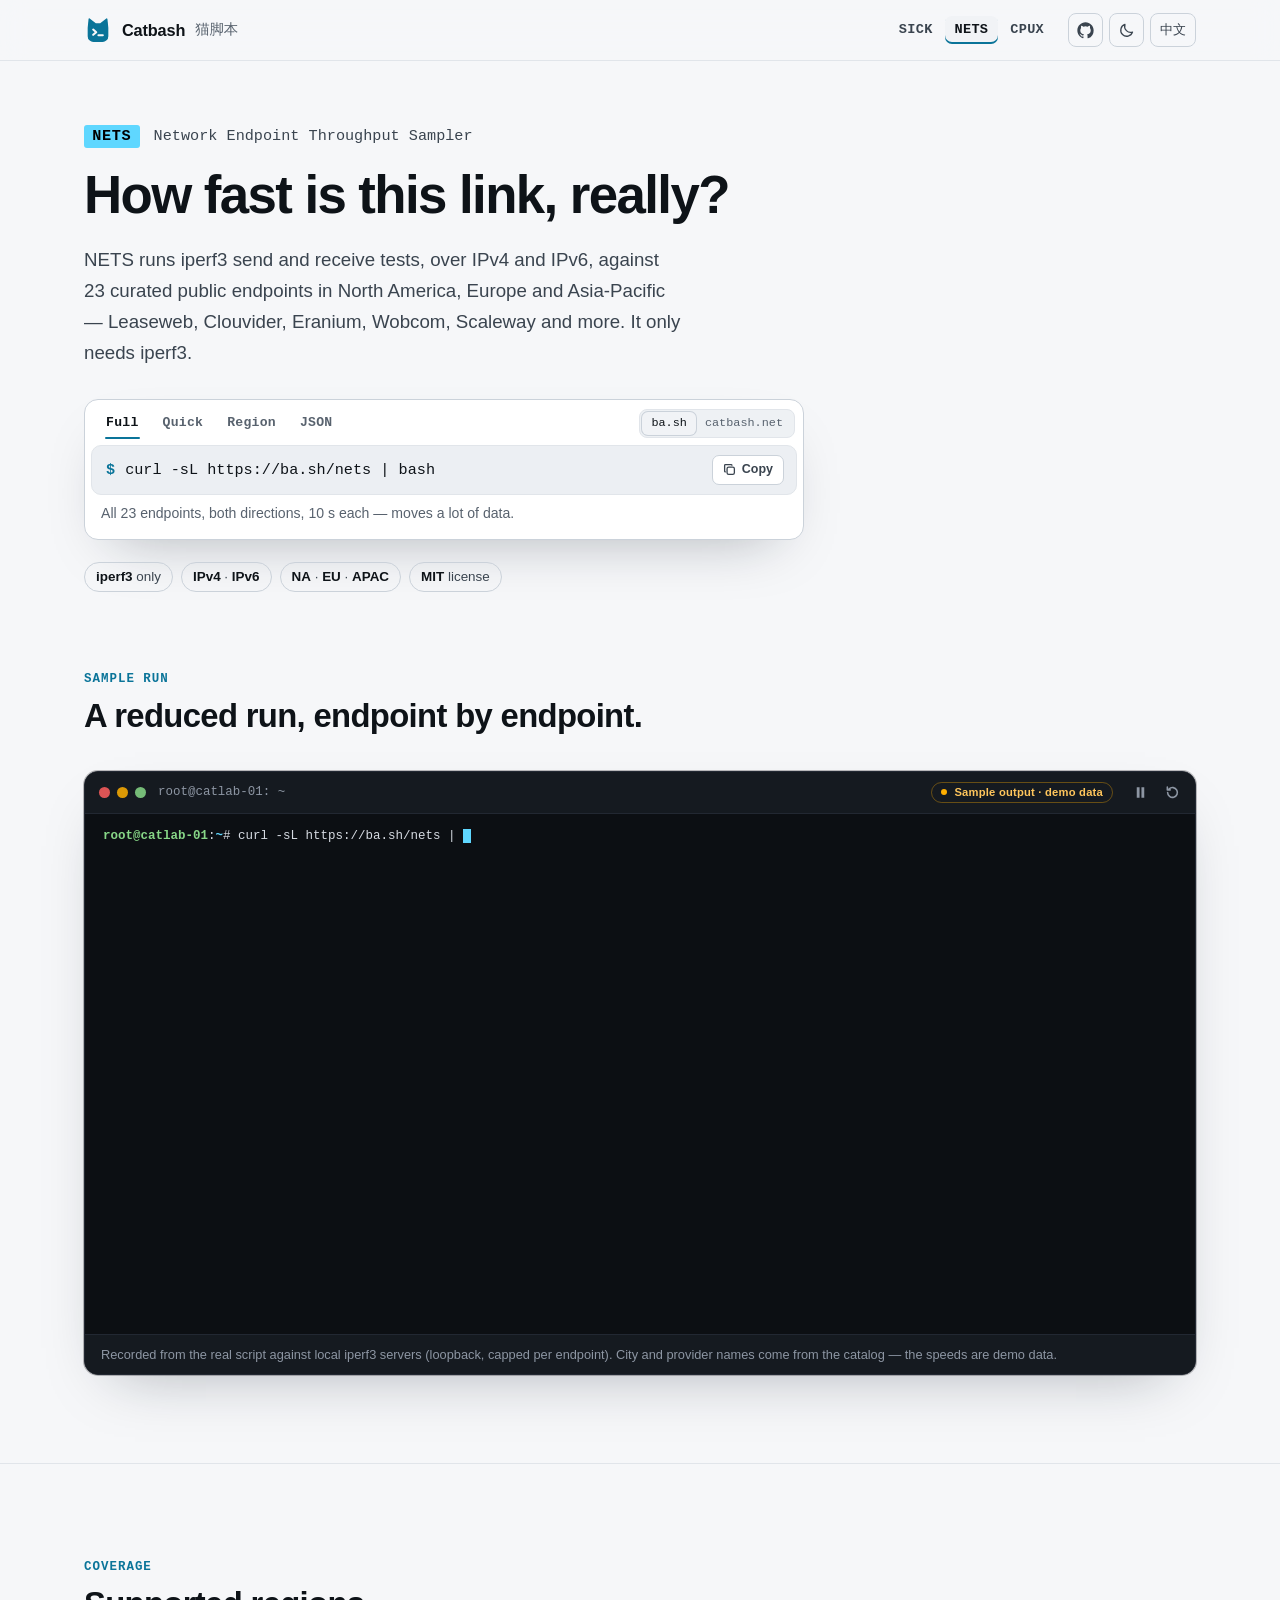
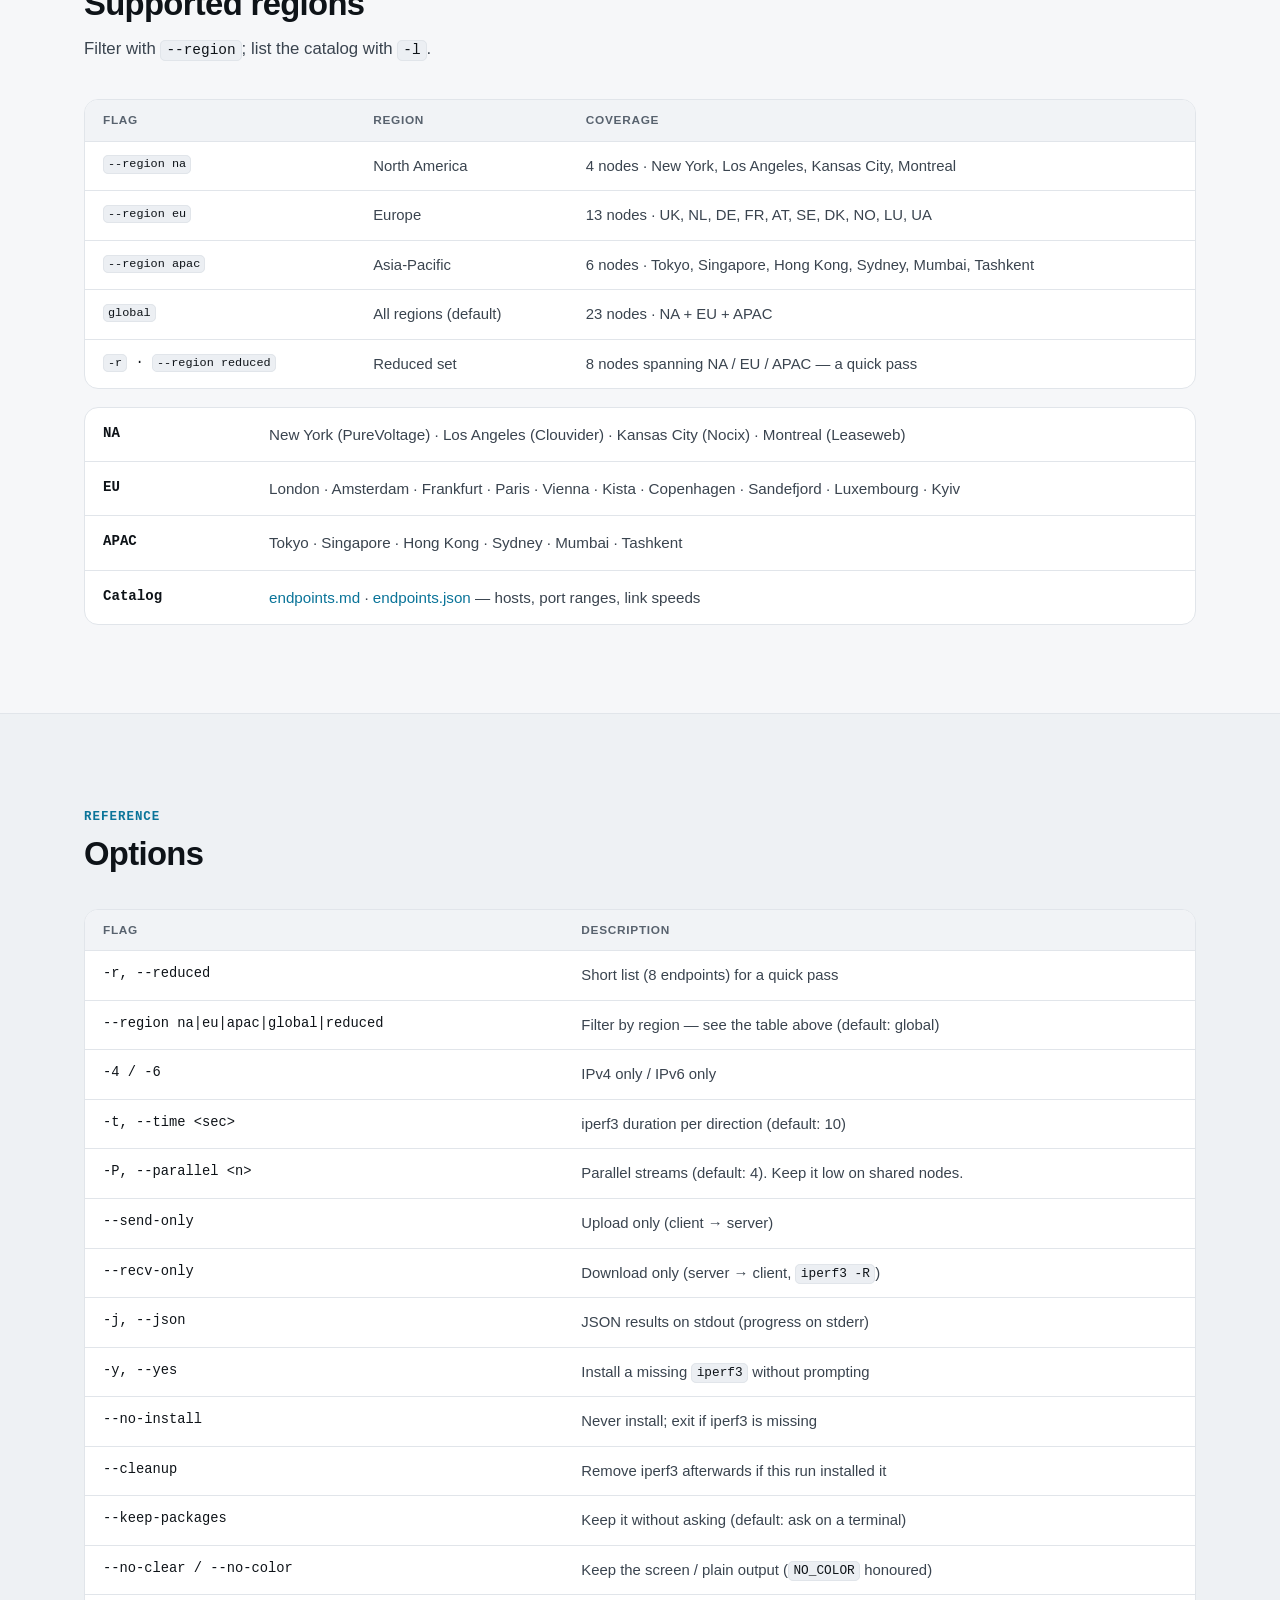
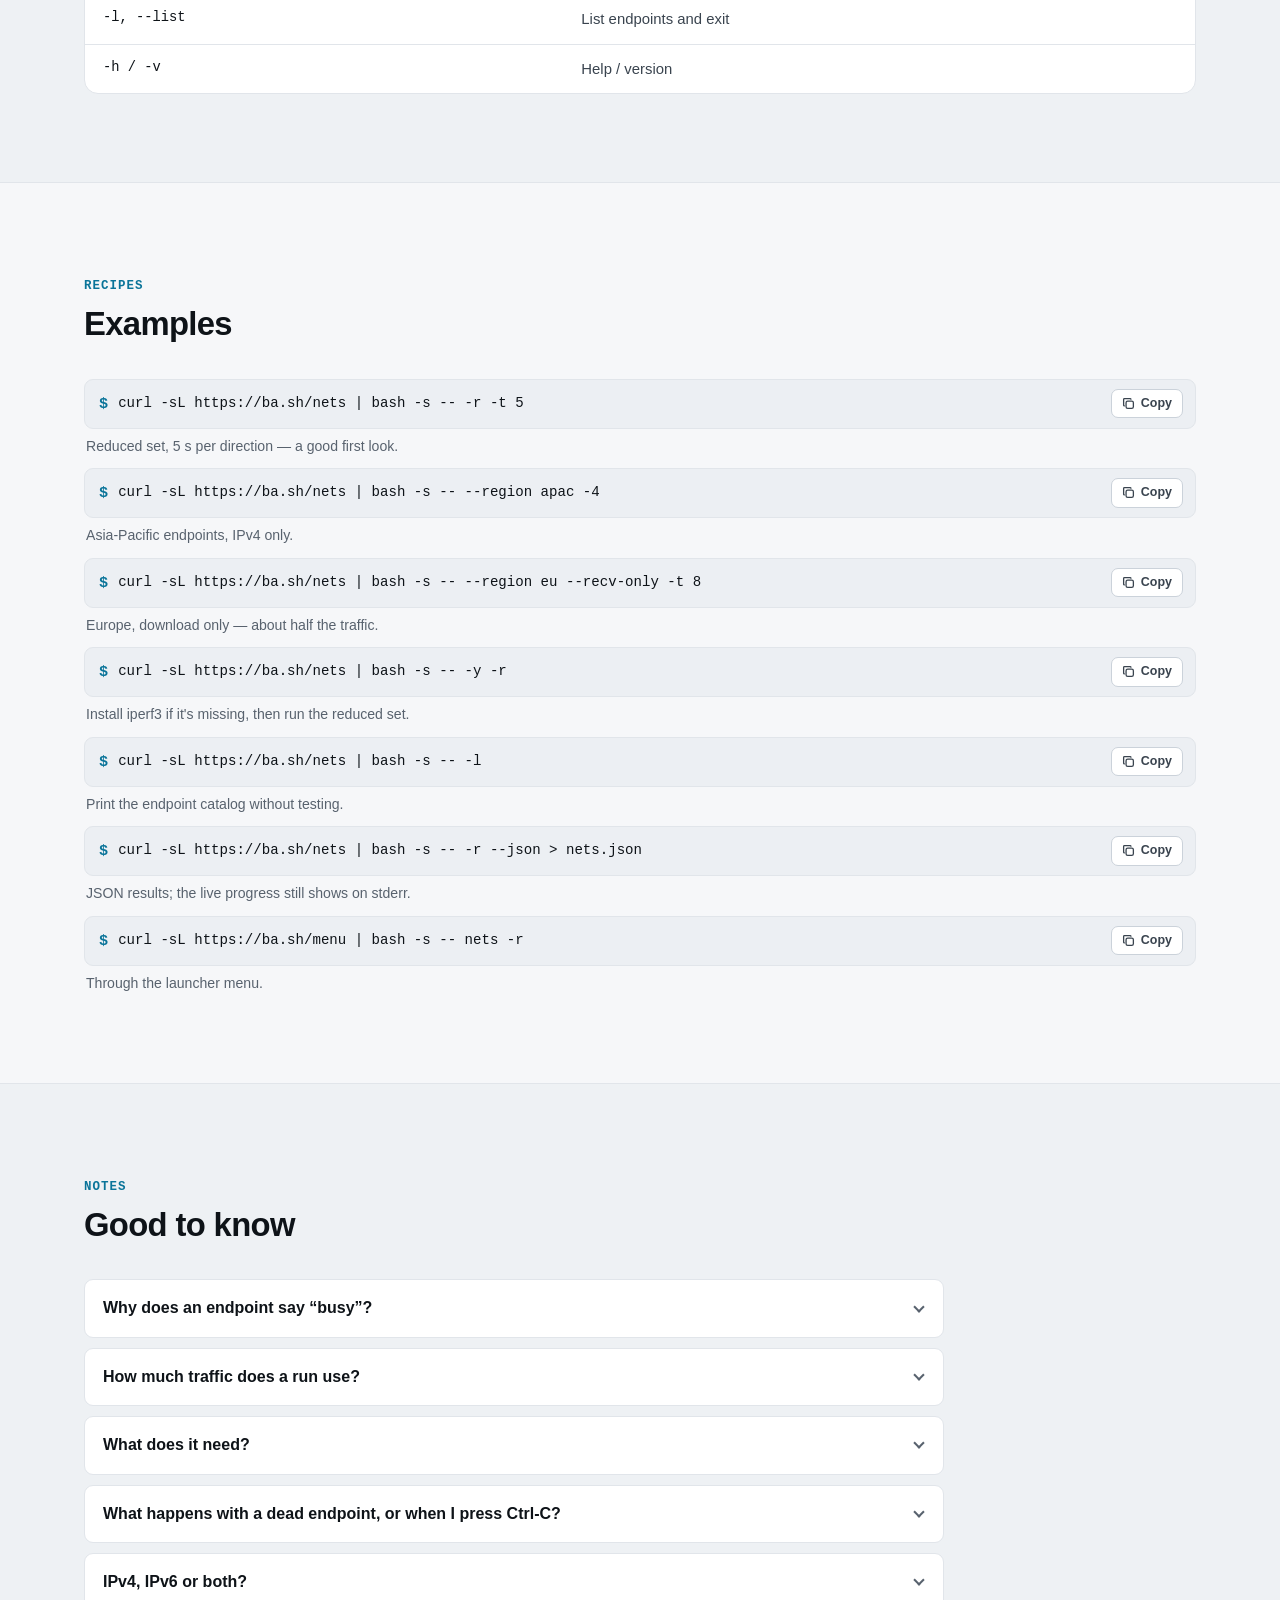
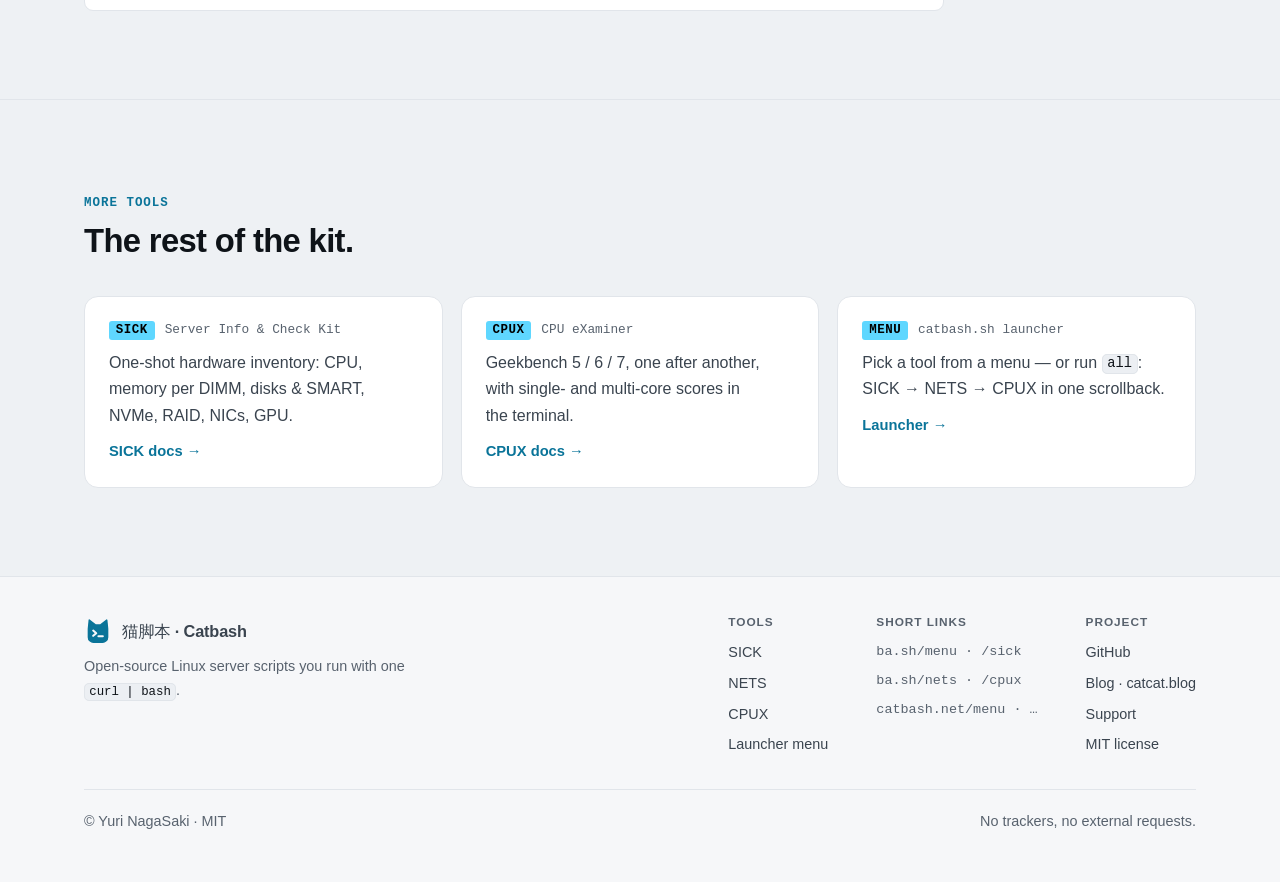
<file: nets/index.html>
<!DOCTYPE html>
<html lang="en">
<head>
<meta charset="utf-8">
<meta name="viewport" content="width=device-width, initial-scale=1">
<meta name="color-scheme" content="dark light">
<meta http-equiv="refresh" content="0; url=/nets.html">
<link rel="canonical" href="https://catbash.net/nets.html">
<link rel="icon" href="/favicon.svg?v=2" type="image/svg+xml">
<title>NETS → redirect</title>
<script>location.replace("/nets.html")</script>
</head>
<body style="background:#0b0d10;color:#e7eaef;font:16px/1.6 -apple-system,'Segoe UI',sans-serif;padding:24px">
<p>Moved to <a href="/nets.html" style="color:#5fd7ff">NETS docs</a> · 已迁移至 <a href="/nets.html" style="color:#5fd7ff">NETS 文档</a>.</p>
</body>
</html>
</file>
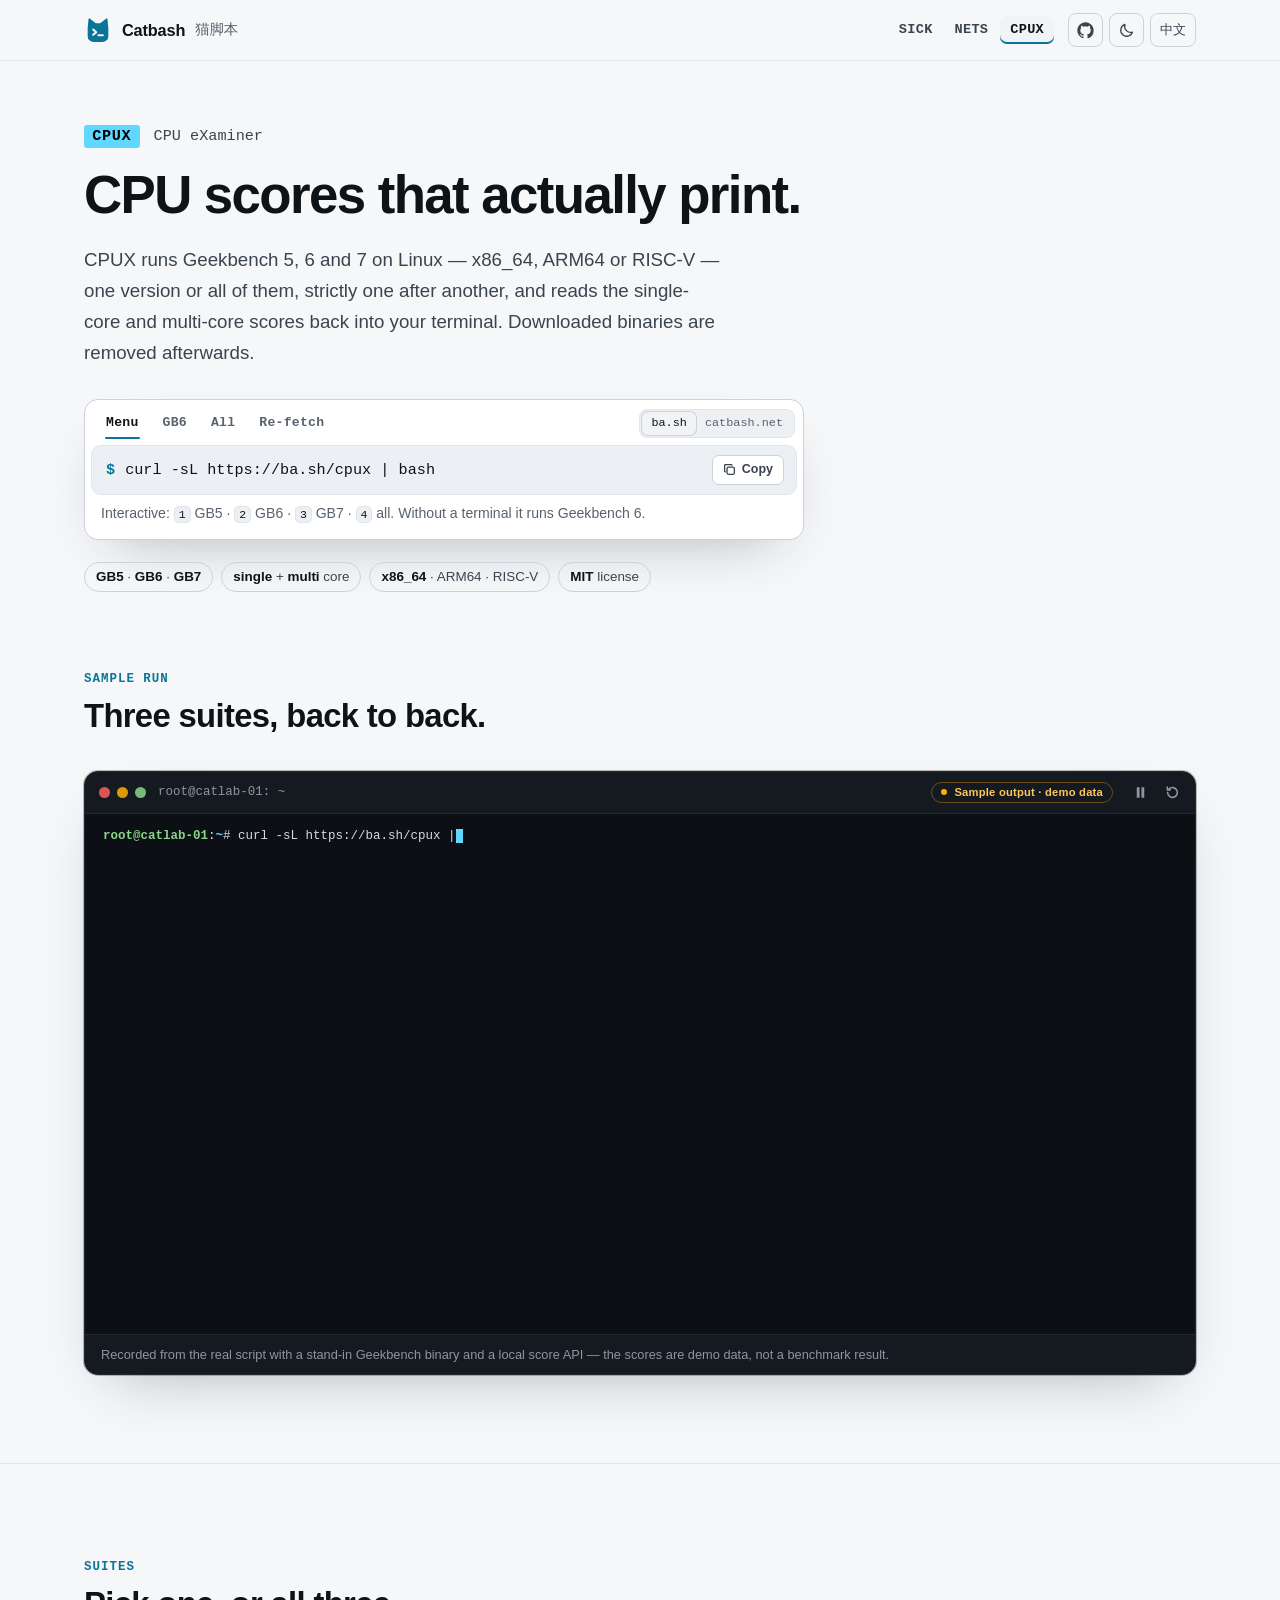
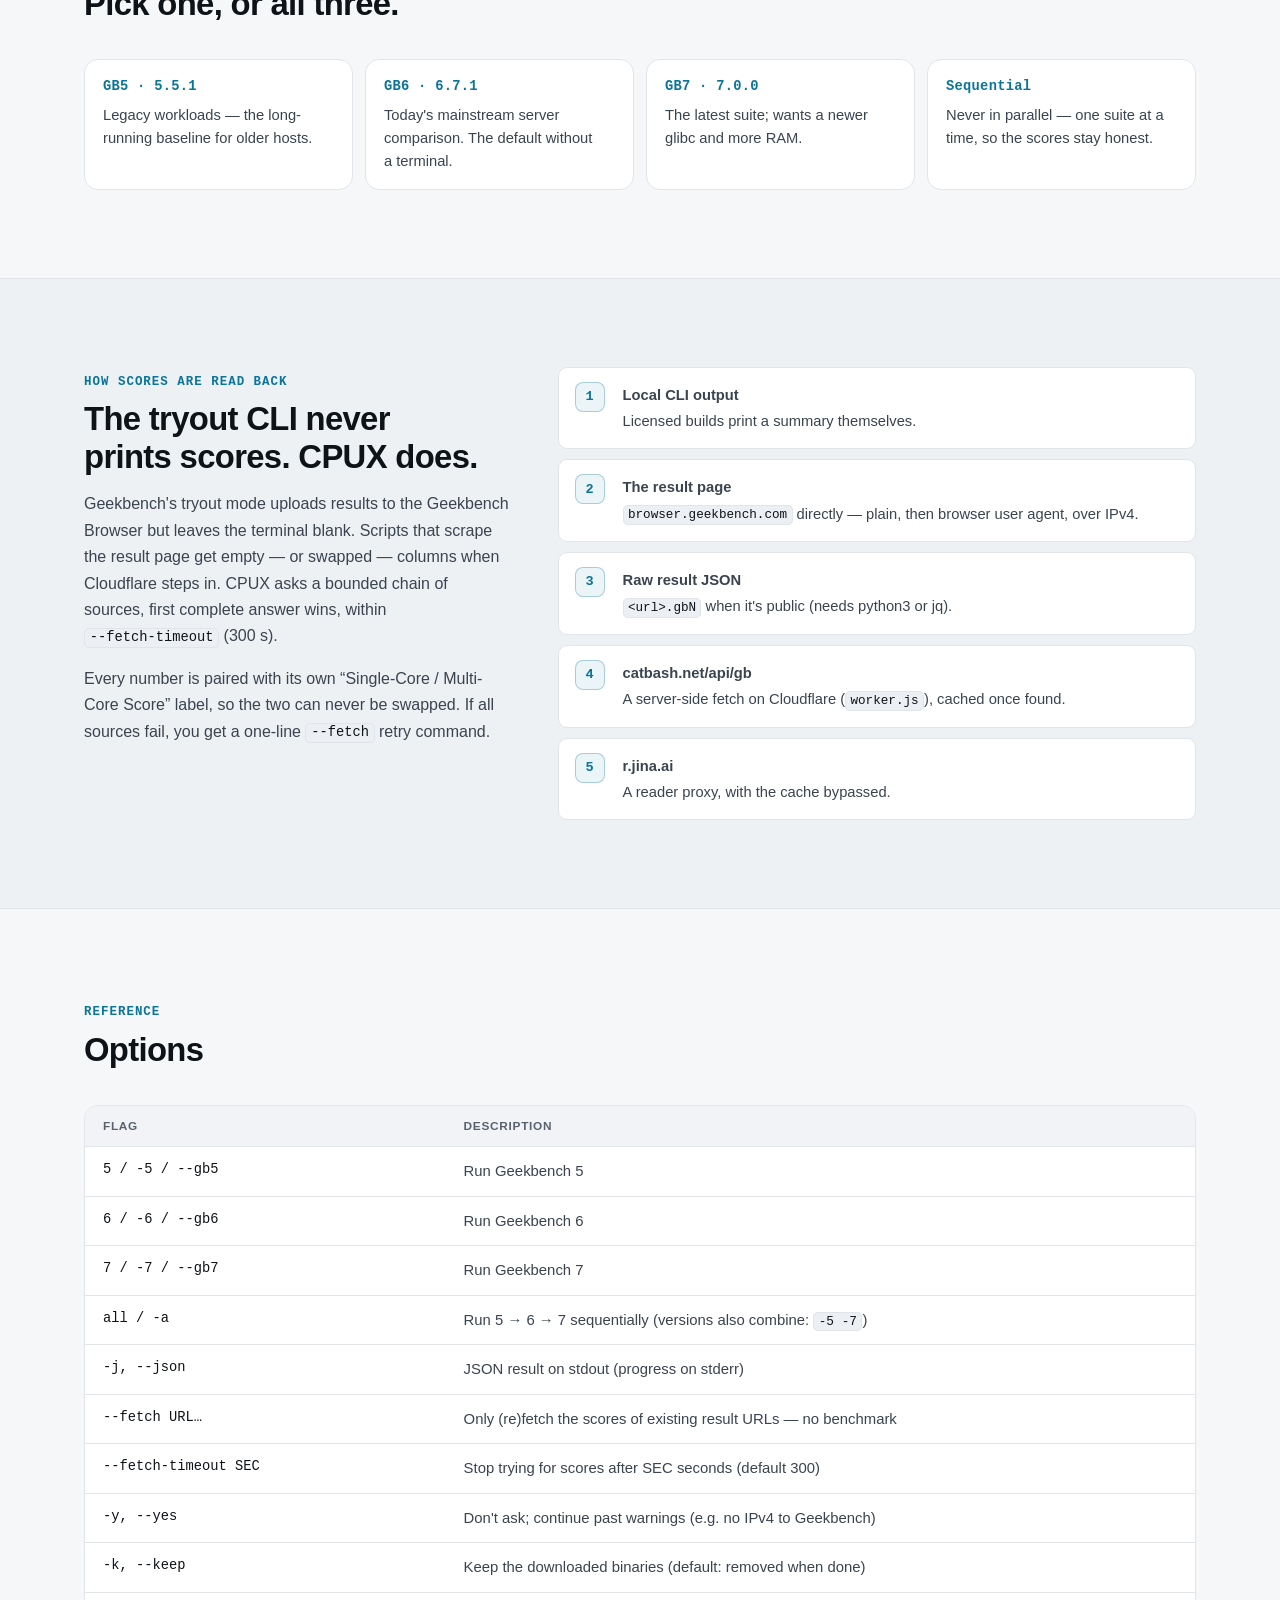
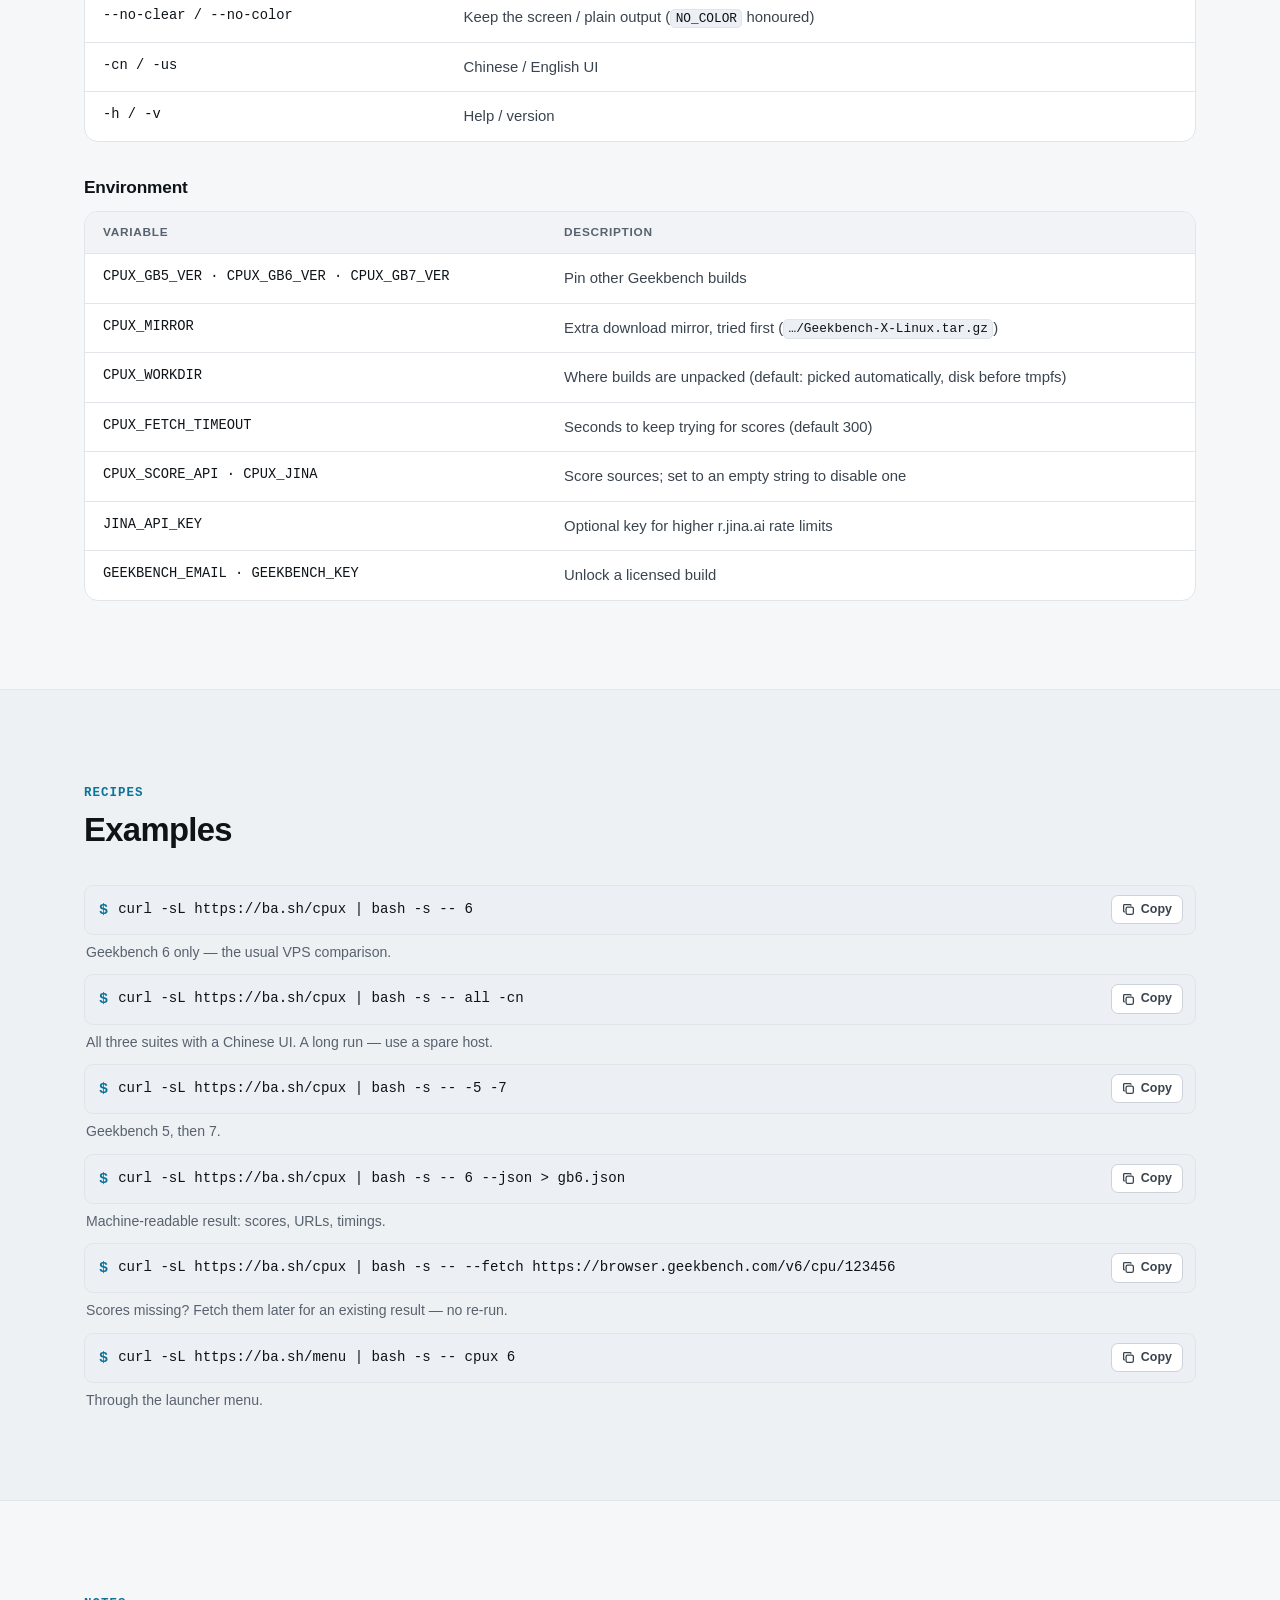
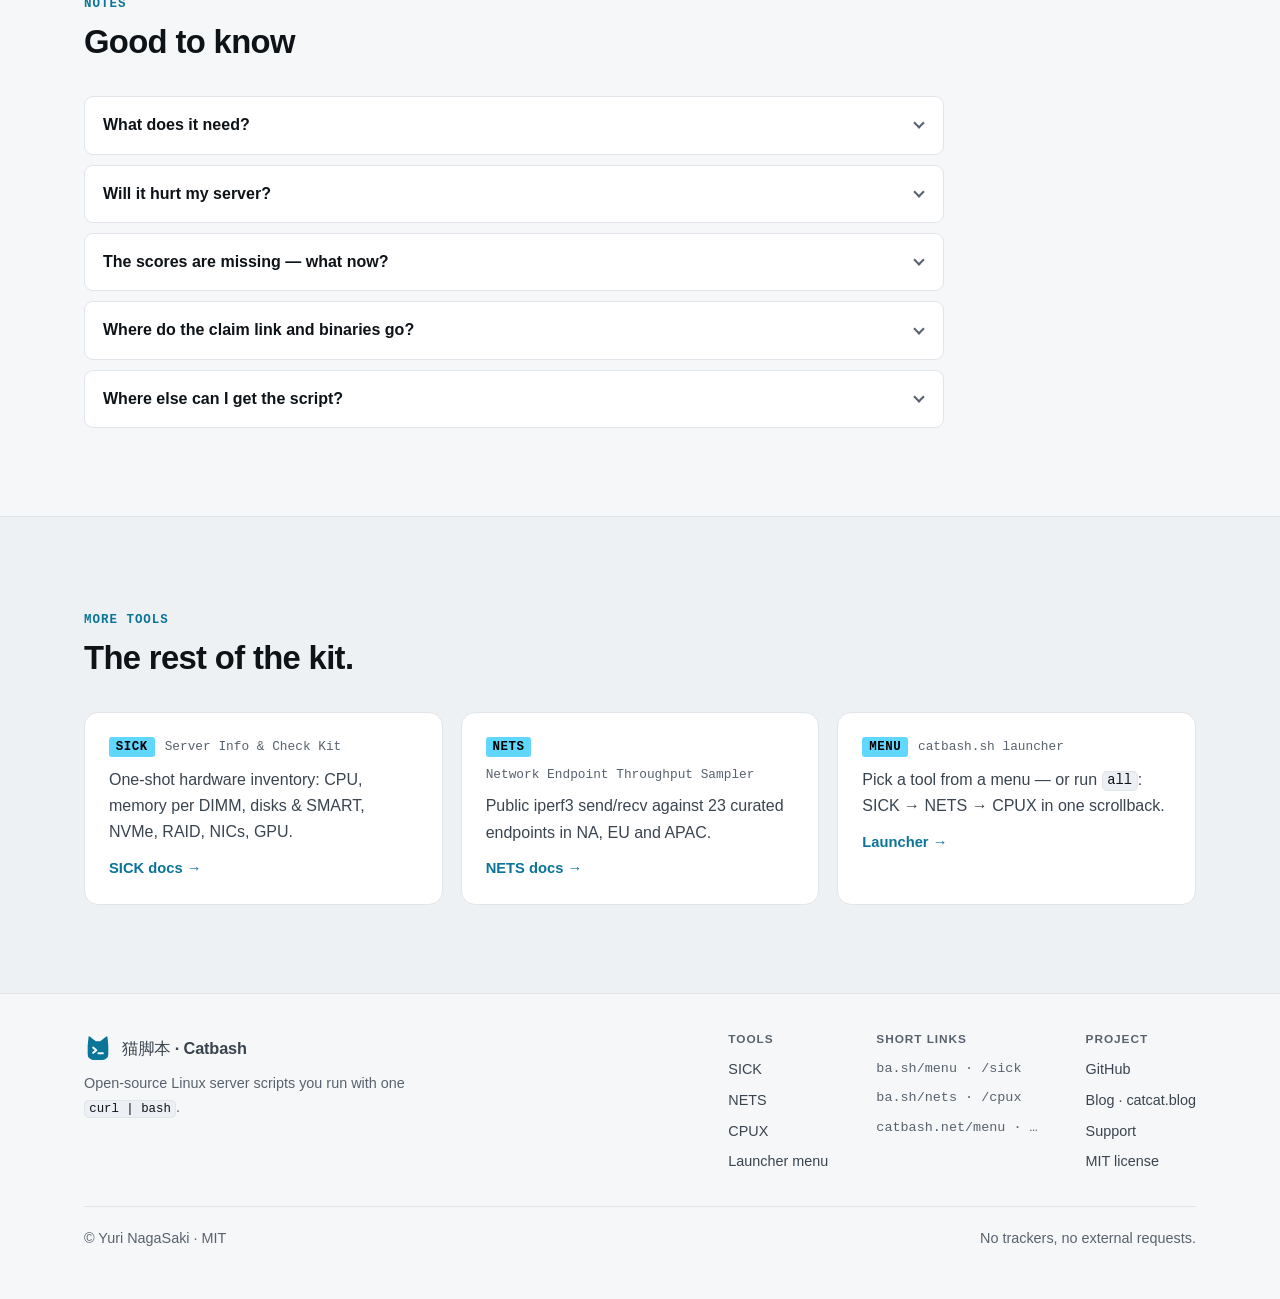
<file: cpux.html>
<!DOCTYPE html>
<html lang="en" data-title-zh="CPUX — Geekbench 5 / 6 / 7 跑分 | 猫脚本">
<head>
<meta charset="utf-8">
<meta name="viewport" content="width=device-width, initial-scale=1">
<title>CPUX — CPU eXaminer (Geekbench 5 / 6 / 7) | 猫脚本</title>
<meta name="description" content="CPUX: sequential Geekbench 5/6/7 CPU benchmarks with reliable single-core and multi-core scores. One curl. Part of 猫脚本 / catbash.net.">
<meta name="keywords" content="CPUX, Geekbench, Geekbench 5, Geekbench 6, Geekbench 7, 猫脚本, CPU benchmark, Linux, bash">
<meta name="author" content="Yuri NagaSaki">
<meta name="robots" content="index, follow, max-image-preview:large">
<link rel="canonical" href="https://catbash.net/cpux.html">
<!-- ?v= busts the browser favicon cache when the icon changes -->
<link rel="icon" href="/favicon.ico?v=2" sizes="48x48">
<link rel="icon" href="/favicon.svg?v=2" type="image/svg+xml">
<link rel="apple-touch-icon" href="/apple-touch-icon.png?v=2">

<meta property="og:type" content="website">
<meta property="og:site_name" content="猫脚本 · Catbash">
<meta property="og:locale" content="en_US">
<meta property="og:locale:alternate" content="zh_CN">
<meta property="og:url" content="https://catbash.net/cpux.html">
<meta property="og:title" content="CPUX — CPU eXaminer (Geekbench 5 / 6 / 7)">
<meta property="og:description" content="Sequential Geekbench CPU tests with single/multi-core scores printed in the terminal.">
<meta property="og:image" content="https://catbash.net/assets/tg-cover.jpg">

<meta name="twitter:card" content="summary_large_image">
<meta name="twitter:title" content="CPUX — CPU eXaminer">
<meta name="twitter:description" content="Geekbench 5 / 6 / 7 for Linux. curl | bash. Part of 猫脚本.">
<meta name="twitter:image" content="https://catbash.net/assets/tg-cover.jpg">

<script type="application/ld+json">
{
  "@context": "https://schema.org",
  "@type": "SoftwareApplication",
  "name": "CPUX",
  "alternateName": "CPU eXaminer",
  "applicationCategory": "DeveloperApplication",
  "operatingSystem": "Linux",
  "offers": { "@type": "Offer", "price": "0", "priceCurrency": "USD" },
  "license": "https://opensource.org/licenses/MIT",
  "codeRepository": "https://github.com/Yuri-NagaSaki/SICK",
  "url": "https://catbash.net/cpux.html",
  "description": "Sequential Geekbench 5/6/7 CPU benchmarks with reliable single-core and multi-core scores in the terminal.",
  "downloadUrl": "https://catbash.net/cpux",
  "installUrl": "https://catbash.net/cpux",
  "isPartOf": { "@type": "WebSite", "name": "猫脚本", "url": "https://catbash.net/" },
  "sameAs": [
    "https://ba.sh/cpux",
    "https://catbash.net/cpux",
    "https://raw.githubusercontent.com/Yuri-NagaSaki/SICK/main/cpux.sh",
    "https://github.com/Yuri-NagaSaki/SICK"
  ]
}
</script>
<meta name="color-scheme" content="dark light">
<meta name="theme-color" content="#0b0d10" media="(prefers-color-scheme: dark)">
<meta name="theme-color" content="#f6f7f9" media="(prefers-color-scheme: light)">
<link rel="stylesheet" href="/assets/site.css">
<script>(function(d){try{var t=localStorage.getItem("catbash-theme");if(t==="dark"||t==="light")d.setAttribute("data-theme",t)}catch(e){}d.className="js"+(window.matchMedia&&matchMedia("(prefers-reduced-motion: reduce)").matches?"":" anim")})(document.documentElement)</script>
</head>
<body>
<a class="skip" href="#main"><span data-en="Skip to content" data-zh="跳到正文">Skip to content</span></a>
<header class="nav">
  <div class="wrap nav-in">
    <a class="brand" href="/" aria-label="Catbash · 猫脚本"><svg class="logo" viewBox="0 0 32 32" aria-hidden="true"><path class="logo-head" d="M5 13.5 6 3.5l7 5.5h6l7-5.5 1 10V23a6 6 0 0 1-6 6H11a6 6 0 0 1-6-6z"/><path class="logo-ps" d="M10.5 15.5 14 18.5l-3.5 3M16.5 22h5"/></svg><span class="name">Catbash</span><span class="alt">猫脚本</span></a>
    <nav class="nav-links" aria-label="Tools">
      <a href="/sick.html">SICK</a><a href="/nets.html">NETS</a><a href="/cpux.html" aria-current="page">CPUX</a>
    </nav>
    <div class="nav-tools">
      <a class="icon-btn gh" href="https://github.com/Yuri-NagaSaki/SICK" rel="noopener" aria-label="GitHub" title="GitHub"><svg viewBox="0 0 24 24" fill="currentColor" aria-hidden="true"><path d="M12 .5C5.65.5.5 5.65.5 12c0 5.08 3.29 9.39 7.86 10.91.58.1.79-.25.79-.56v-2c-3.2.7-3.87-1.37-3.87-1.37-.52-1.33-1.28-1.69-1.28-1.69-1.04-.71.08-.7.08-.7 1.15.08 1.76 1.19 1.76 1.19 1.03 1.76 2.7 1.25 3.36.96.1-.75.4-1.25.73-1.54-2.56-.29-5.25-1.28-5.25-5.69 0-1.26.45-2.29 1.19-3.09-.12-.29-.52-1.46.11-3.05 0 0 .97-.31 3.17 1.18a11 11 0 0 1 5.77 0c2.2-1.49 3.17-1.18 3.17-1.18.63 1.59.23 2.76.11 3.05.74.8 1.19 1.83 1.19 3.09 0 4.42-2.7 5.39-5.27 5.68.41.36.78 1.06.78 2.14v3.17c0 .31.21.67.8.56A11.5 11.5 0 0 0 23.5 12C23.5 5.65 18.35.5 12 .5z"/></svg></a>
      <button class="icon-btn theme-btn" id="themeBtn" type="button" aria-label="Switch theme"><svg class="i-sun" viewBox="0 0 24 24" fill="none" stroke="currentColor" stroke-width="1.8" stroke-linecap="round" aria-hidden="true"><circle cx="12" cy="12" r="4.2"/><path d="M12 2.5v2.2M12 19.3v2.2M4.6 4.6l1.6 1.6M17.8 17.8l1.6 1.6M2.5 12h2.2M19.3 12h2.2M4.6 19.4l1.6-1.6M17.8 6.2l1.6-1.6"/></svg><svg class="i-moon" viewBox="0 0 24 24" fill="none" stroke="currentColor" stroke-width="1.8" stroke-linejoin="round" aria-hidden="true"><path d="M20.5 14.2A8.5 8.5 0 0 1 9.8 3.5a8.5 8.5 0 1 0 10.7 10.7z"/></svg></button>
      <button class="icon-btn lang-btn" id="langBtn" type="button" lang="zh-CN" aria-label="切换到中文">中文</button>
    </div>
  </div>
</header>
<main id="main">
<section class="page-hero">
  <div class="wrap">
    <div class="hero-text">
      <div class="title-row"><span class="chip">CPUX</span><span class="full">CPU eXaminer</span></div>
      <h1 data-en="CPU scores that actually print." data-zh="单核 · 多核，终端真的出分。">CPU scores that actually print.</h1>
      <p class="lede" data-en="CPUX runs Geekbench 5, 6 and 7 on Linux — x86_64, ARM64 or RISC-V — one version or all of them, strictly one after another, and reads the single-core and multi-core scores back into your terminal. Downloaded binaries are removed afterwards." data-zh="CPUX 在 Linux（x86_64、ARM64 或 RISC-V）上运行 Geekbench 5、6、7——单个版本或全部，严格依次进行——并把单核与多核分数取回到终端里。下载的程序跑完即删。">CPUX runs Geekbench 5, 6 and 7 on Linux — x86_64, ARM64 or RISC-V — one version or all of them, strictly one after another, and reads the single-core and multi-core scores back into your terminal. Downloaded binaries are removed afterwards.</p>
      <div class="cmdbox" data-tabs>
        <div class="cmdbox-head">
          <div class="tabs" role="tablist" aria-label="Install command" data-label-en="Install command" data-label-zh="安装命令">
            <button class="tab" role="tab" type="button" id="cpux-t0" aria-selected="true" aria-controls="cpux-p" tabindex="0" data-cmd="curl -sL https://ba.sh/cpux | bash" data-hint-en="Interactive: &lt;code&gt;1&lt;/code&gt; GB5 · &lt;code&gt;2&lt;/code&gt; GB6 · &lt;code&gt;3&lt;/code&gt; GB7 · &lt;code&gt;4&lt;/code&gt; all. Without a terminal it runs Geekbench 6." data-hint-zh="交互：&lt;code&gt;1&lt;/code&gt; GB5 · &lt;code&gt;2&lt;/code&gt; GB6 · &lt;code&gt;3&lt;/code&gt; GB7 · &lt;code&gt;4&lt;/code&gt; 全部。没有终端时默认运行 Geekbench 6。"><span data-en="Menu" data-zh="菜单">Menu</span></button>
            <button class="tab" role="tab" type="button" id="cpux-t1" aria-selected="false" aria-controls="cpux-p" tabindex="-1" data-cmd="curl -sL https://ba.sh/cpux | bash -s -- 6" data-hint-en="Geekbench 6 only — the usual VPS comparison." data-hint-zh="只跑 Geekbench 6——最常见的 VPS 对比。">GB6</button>
            <button class="tab" role="tab" type="button" id="cpux-t2" aria-selected="false" aria-controls="cpux-p" tabindex="-1" data-cmd="curl -sL https://ba.sh/cpux | bash -s -- all" data-hint-en="5 → 6 → 7, sequential. A long run — use a host you can load fully." data-hint-zh="依次运行 5 → 6 → 7。耗时较长，请用能满载的机器。"><span data-en="All" data-zh="全部">All</span></button>
            <button class="tab" role="tab" type="button" id="cpux-t3" aria-selected="false" aria-controls="cpux-p" tabindex="-1" data-cmd="curl -sL https://ba.sh/cpux | bash -s -- --fetch https://browser.geekbench.com/v6/cpu/123456" data-hint-en="Read the scores of an existing result URL — no benchmark." data-hint-zh="读取已有结果链接的分数——不跑分。"><span data-en="Re-fetch" data-zh="补取分数">Re-fetch</span></button>
          </div>
          <div class="hostsw" role="group" aria-label="Short-link host" data-label-en="Short-link host" data-label-zh="短链域名">
            <button type="button" data-host="ba.sh" aria-pressed="true">ba.sh</button><button type="button" data-host="catbash.net" aria-pressed="false">catbash.net</button>
          </div>
        </div>
        <div class="cmdline" role="tabpanel" id="cpux-p" aria-labelledby="cpux-t0"><span class="ps" aria-hidden="true">$</span><code class="cmd" data-cmd="curl -sL https://ba.sh/cpux | bash">curl -sL https://ba.sh/cpux | bash</code><button class="copy" type="button"><span data-en="Copy" data-zh="复制">Copy</span></button></div>
        <p class="cmdbox-hint" data-en="Interactive: &lt;code&gt;1&lt;/code&gt; GB5 · &lt;code&gt;2&lt;/code&gt; GB6 · &lt;code&gt;3&lt;/code&gt; GB7 · &lt;code&gt;4&lt;/code&gt; all. Without a terminal it runs Geekbench 6." data-zh="交互：&lt;code&gt;1&lt;/code&gt; GB5 · &lt;code&gt;2&lt;/code&gt; GB6 · &lt;code&gt;3&lt;/code&gt; GB7 · &lt;code&gt;4&lt;/code&gt; 全部。没有终端时默认运行 Geekbench 6。">Interactive: <code>1</code> GB5 · <code>2</code> GB6 · <code>3</code> GB7 · <code>4</code> all. Without a terminal it runs Geekbench 6.</p>
      </div>
      <ul class="facts"><li><span data-en="&lt;b&gt;GB5&lt;/b&gt; · &lt;b&gt;GB6&lt;/b&gt; · &lt;b&gt;GB7&lt;/b&gt;" data-zh="&lt;b&gt;GB5&lt;/b&gt; · &lt;b&gt;GB6&lt;/b&gt; · &lt;b&gt;GB7&lt;/b&gt;"><b>GB5</b> · <b>GB6</b> · <b>GB7</b></span></li><li><span data-en="&lt;b&gt;single&lt;/b&gt; + &lt;b&gt;multi&lt;/b&gt; core" data-zh="&lt;b&gt;单核&lt;/b&gt; + &lt;b&gt;多核&lt;/b&gt;"><b>single</b> + <b>multi</b> core</span></li><li><span data-en="&lt;b&gt;x86_64&lt;/b&gt; · ARM64 · RISC-V" data-zh="&lt;b&gt;x86_64&lt;/b&gt; · ARM64 · RISC-V"><b>x86_64</b> · ARM64 · RISC-V</span></li><li><span data-en="&lt;b&gt;MIT&lt;/b&gt; license" data-zh="&lt;b&gt;MIT&lt;/b&gt; 开源"><b>MIT</b> license</span></li></ul>
    </div>
  </div>
</section>

<section class="section" id="demo" aria-labelledby="demo-h">
  <div class="wrap">
    <div class="section-head">
      <span class="kicker" data-en="Sample run" data-zh="运行示例">Sample run</span>
      <h2 id="demo-h" data-en="Three suites, back to back." data-zh="三个套件，依次进行。">Three suites, back to back.</h2>
    </div>
    <figure class="term" id="cpuxTerm" data-src="/assets/demos/cpux.ansi" data-src-zh="/assets/demos/cpux.zh.ansi">
  <div class="term-bar">
    <span class="term-dots" aria-hidden="true"><i></i><i></i><i></i></span>
    <span class="term-title">root@catlab-01: ~</span>
    <span class="term-tag" data-en="Sample output · demo data" data-zh="示例输出 · 演示数据">Sample output · demo data</span>
    <span class="term-ctl">
      <button class="term-btn" type="button" data-act="play" aria-label="Play"><svg class="i-play" viewBox="0 0 16 16" fill="currentColor" aria-hidden="true"><path d="M4.5 2.8v10.4L13 8z"/></svg><svg class="i-pause" viewBox="0 0 16 16" fill="currentColor" aria-hidden="true"><path d="M4 2.5h3v11H4zM9 2.5h3v11H9z"/></svg></button>
      <button class="term-btn" type="button" data-act="replay" aria-label="Replay" title="Replay" data-label-en="Replay" data-label-zh="重播"><svg viewBox="0 0 16 16" fill="none" stroke="currentColor" stroke-width="1.7" stroke-linecap="round" stroke-linejoin="round" aria-hidden="true"><path d="M2.8 8a5.2 5.2 0 1 0 1.6-3.8"/><path d="M2.5 2.2v3h3"/></svg></button>
    </span>
  </div>
  <pre class="term-screen" tabindex="0" role="region" aria-label="Sample CPUX output (demo data)" data-label-en="Sample CPUX output (demo data)" data-label-zh="CPUX 示例输出（演示数据）"><!--demo:cpux--><span class="ln"><span class="f114 b">root@catlab-01</span>:<span class="f81 b">~</span># curl -sL https://ba.sh/cpux | bash -s -- all</span><span class="ln"></span><span class="ln"><span class="f16 k81 b"> CPUX </span> <span class="b">v2.1.0</span> <span class="d">· CPU eXaminer · Geekbench 5/6/7</span></span><span class="ln">  Intel(R) Xeon(R) Processor @ 2.80GHz</span><span class="ln">  <span class="d">4 cores · 15.7 GiB RAM · x86_64 · kvm · Ubuntu 24.04.5 LTS</span></span><span class="ln">  <span class="d">Plan</span>  <span class="b">GB5 → GB6 → GB7</span>  <span class="d">· sequential, downloads removed afterwards</span></span><span class="ln"></span><span class="ln">  <span class="f114"><i class="g">✓</i></span> <span class="b">GB5 </span>  Single <span class="f114 b">1046</span>  Multi <span class="f114 b">3794</span>  <span class="d">14s</span></span><span class="ln">         <span class="d">https://browser.geekbench.com/v5/cpu/1234567</span></span><span class="ln">  <span class="f114"><i class="g">✓</i></span> <span class="b">GB6 </span>  Single <span class="f114 b">1373</span>  Multi <span class="f114 b">4219</span>  <span class="d">11s</span></span><span class="ln">         <span class="d">https://browser.geekbench.com/v6/cpu/1234567</span></span><span class="ln">  <span class="f114"><i class="g">✓</i></span> <span class="b">GB7 </span>  Single <span class="f114 b">1528</span>  Multi <span class="f114 b">5107</span>  <span class="d">11s</span></span><span class="ln">         <span class="d">https://browser.geekbench.com/v7/cpu/1234567</span></span><span class="ln"></span><span class="ln"><span class="f73">-- </span><span class="f222 b">Summary</span><span class="f73 b"> --------------------------------------------</span></span><span class="ln">    Suite   Single    Multi     Time  Report</span><span class="ln">  <span class="f114"><i class="g">✓</i></span> GB5   <span class="f114 b">    1046</span> <span class="f114 b">    3794</span>      14s  https://browser.geekbench.com/v5/cpu/1234567</span><span class="ln">  <span class="f114"><i class="g">✓</i></span> GB6   <span class="f114 b">    1373</span> <span class="f114 b">    4219</span>      11s  https://browser.geekbench.com/v6/cpu/1234567</span><span class="ln">  <span class="f114"><i class="g">✓</i></span> GB7   <span class="f114 b">    1528</span> <span class="f114 b">    5107</span>      11s  https://browser.geekbench.com/v7/cpu/1234567</span><span class="ln">  <span class="d">Total 36s · 3 suites</span></span><span class="ln">  <span class="d">Claim links (add a result to your Geekbench account):</span></span><span class="ln">    <span class="d">GB5   https://browser.geekbench.com/v5/cpu/1234567/claim?key=000000</span></span><span class="ln">    <span class="d">GB6   https://browser.geekbench.com/v6/cpu/1234567/claim?key=000000</span></span><span class="ln">    <span class="d">GB7   https://browser.geekbench.com/v7/cpu/1234567/claim?key=000000</span></span><span class="ln"></span><span class="ln"><span class="f114 b">root@catlab-01</span>:<span class="f81 b">~</span># <span class="cur"> </span></span><!--/demo--></pre>
  <figcaption class="term-cap"><span data-en="Recorded from the real script with a stand-in Geekbench binary and a local score API — the scores are demo data, not a benchmark result." data-zh="用真实脚本录制，Geekbench 程序与取分接口均为本地替身——分数是演示数据，不是真实跑分结果。">Recorded from the real script with a stand-in Geekbench binary and a local score API — the scores are demo data, not a benchmark result.</span></figcaption>
</figure>
  </div>
</section>

<section class="section" id="suites">
  <div class="wrap">
    <div class="section-head">
      <span class="kicker" data-en="Suites" data-zh="测试套件">Suites</span>
      <h2 data-en="Pick one, or all three." data-zh="选一个，或者三个都跑。">Pick one, or all three.</h2>
    </div>
    <div class="cover">
      <div class="card"><h3 data-en="GB5 · 5.5.1" data-zh="GB5 · 5.5.1">GB5 · 5.5.1</h3><p data-en="Legacy workloads — the long-running baseline for older hosts." data-zh="经典负载——适合与较旧机器做长期对比。">Legacy workloads — the long-running baseline for older hosts.</p></div>
      <div class="card"><h3 data-en="GB6 · 6.7.1" data-zh="GB6 · 6.7.1">GB6 · 6.7.1</h3><p data-en="Today&#x27;s mainstream server comparison. The default without a terminal." data-zh="当前主流的服务器对比基准；无终端时默认运行它。">Today's mainstream server comparison. The default without a terminal.</p></div>
      <div class="card"><h3 data-en="GB7 · 7.0.0" data-zh="GB7 · 7.0.0">GB7 · 7.0.0</h3><p data-en="The latest suite; wants a newer glibc and more RAM." data-zh="最新套件；需要较新的 glibc 和更多内存。">The latest suite; wants a newer glibc and more RAM.</p></div>
      <div class="card"><h3 data-en="Sequential" data-zh="串行">Sequential</h3><p data-en="Never in parallel — one suite at a time, so the scores stay honest." data-zh="从不并行——一次只跑一个套件，分数才可信。">Never in parallel — one suite at a time, so the scores stay honest.</p></div>
    </div>
  </div>
</section>

<section class="section soft" id="scores">
  <div class="wrap">
    <div class="split">
      <div>
        <span class="kicker" data-en="How scores are read back" data-zh="分数是怎么取回的">How scores are read back</span>
        <h2 data-en="The tryout CLI never prints scores. CPUX does." data-zh="试用版 CLI 从不打印分数，CPUX 会。">The tryout CLI never prints scores. CPUX does.</h2>
        <p class="muted" data-en="Geekbench&#x27;s tryout mode uploads results to the Geekbench Browser but leaves the terminal blank. Scripts that scrape the result page get empty — or swapped — columns when Cloudflare steps in. CPUX asks a bounded chain of sources, first complete answer wins, within &lt;code&gt;--fetch-timeout&lt;/code&gt; (300 s)." data-zh="Geekbench 试用模式会把结果上传到 Geekbench Browser，但终端里一个分数都没有。很多脚本去抓结果页，一旦遇到 Cloudflare 就会得到空白甚至错位的分数。CPUX 在 &lt;code&gt;--fetch-timeout&lt;/code&gt;（300 秒）内依次询问一条有限的来源链，谁先给出完整答案就用谁。">Geekbench's tryout mode uploads results to the Geekbench Browser but leaves the terminal blank. Scripts that scrape the result page get empty — or swapped — columns when Cloudflare steps in. CPUX asks a bounded chain of sources, first complete answer wins, within <code>--fetch-timeout</code> (300 s).</p>
        <p class="muted" data-en="Every number is paired with its own “Single-Core / Multi-Core Score” label, so the two can never be swapped. If all sources fail, you get a one-line &lt;code&gt;--fetch&lt;/code&gt; retry command." data-zh="每个数字都与自己的 “Single-Core / Multi-Core Score” 标签配对，单核和多核绝不会对调。所有来源都失败时，会给出一行 &lt;code&gt;--fetch&lt;/code&gt; 重试命令。">Every number is paired with its own “Single-Core / Multi-Core Score” label, so the two can never be swapped. If all sources fail, you get a one-line <code>--fetch</code> retry command.</p>
      </div>
      <ol class="pipe">
        <li><div><b><span data-en="Local CLI output" data-zh="本地 CLI 输出">Local CLI output</span></b><span data-en="Licensed builds print a summary themselves." data-zh="授权版会自己打印分数汇总。">Licensed builds print a summary themselves.</span></div></li>
        <li><div><b><span data-en="The result page" data-zh="结果页面">The result page</span></b><span data-en="&lt;code&gt;browser.geekbench.com&lt;/code&gt; directly — plain, then browser user agent, over IPv4." data-zh="直接访问 &lt;code&gt;browser.geekbench.com&lt;/code&gt;——先用普通 UA，再用浏览器 UA，走 IPv4。"><code>browser.geekbench.com</code> directly — plain, then browser user agent, over IPv4.</span></div></li>
        <li><div><b><span data-en="Raw result JSON" data-zh="原始结果 JSON">Raw result JSON</span></b><span data-en="&lt;code&gt;&amp;lt;url&amp;gt;.gbN&lt;/code&gt; when it&#x27;s public (needs python3 or jq)." data-zh="公开时读取 &lt;code&gt;&amp;lt;url&amp;gt;.gbN&lt;/code&gt;（需要 python3 或 jq）。"><code>&lt;url&gt;.gbN</code> when it's public (needs python3 or jq).</span></div></li>
        <li><div><b><span data-en="catbash.net/api/gb" data-zh="catbash.net/api/gb">catbash.net/api/gb</span></b><span data-en="A server-side fetch on Cloudflare (&lt;code&gt;worker.js&lt;/code&gt;), cached once found." data-zh="在 Cloudflare 上做服务端抓取（&lt;code&gt;worker.js&lt;/code&gt;），取到后会缓存。">A server-side fetch on Cloudflare (<code>worker.js</code>), cached once found.</span></div></li>
        <li><div><b><span data-en="r.jina.ai" data-zh="r.jina.ai">r.jina.ai</span></b><span data-en="A reader proxy, with the cache bypassed." data-zh="阅读代理，绕过缓存。">A reader proxy, with the cache bypassed.</span></div></li>
      </ol>
    </div>
  </div>
</section>

<section class="section" id="options">
  <div class="wrap">
    <div class="section-head">
      <span class="kicker" data-en="Reference" data-zh="参考">Reference</span>
      <h2 data-en="Options" data-zh="参数">Options</h2>
    </div>
    <div class="table-wrap">
      <table>
        <thead><tr><th scope="col"><span data-en="Flag" data-zh="参数">Flag</span></th><th scope="col"><span data-en="Description" data-zh="说明">Description</span></th></tr></thead>
        <tbody>
          <tr><td>5 / -5 / --gb5</td><td><span data-en="Run Geekbench 5" data-zh="运行 Geekbench 5">Run Geekbench 5</span></td></tr>
          <tr><td>6 / -6 / --gb6</td><td><span data-en="Run Geekbench 6" data-zh="运行 Geekbench 6">Run Geekbench 6</span></td></tr>
          <tr><td>7 / -7 / --gb7</td><td><span data-en="Run Geekbench 7" data-zh="运行 Geekbench 7">Run Geekbench 7</span></td></tr>
          <tr><td>all / -a</td><td><span data-en="Run 5 → 6 → 7 sequentially (versions also combine: &lt;code&gt;-5 -7&lt;/code&gt;)" data-zh="依次运行 5 → 6 → 7（也可组合，如 &lt;code&gt;-5 -7&lt;/code&gt;）">Run 5 → 6 → 7 sequentially (versions also combine: <code>-5 -7</code>)</span></td></tr>
          <tr><td>-j, --json</td><td><span data-en="JSON result on stdout (progress on stderr)" data-zh="stdout 输出 JSON（进度在 stderr）">JSON result on stdout (progress on stderr)</span></td></tr>
          <tr><td>--fetch URL…</td><td><span data-en="Only (re)fetch the scores of existing result URLs — no benchmark" data-zh="只为已有结果链接重新取分，不跑分">Only (re)fetch the scores of existing result URLs — no benchmark</span></td></tr>
          <tr><td>--fetch-timeout SEC</td><td><span data-en="Stop trying for scores after SEC seconds (default 300)" data-zh="取分最长等待秒数（默认 300）">Stop trying for scores after SEC seconds (default 300)</span></td></tr>
          <tr><td>-y, --yes</td><td><span data-en="Don&#x27;t ask; continue past warnings (e.g. no IPv4 to Geekbench)" data-zh="不询问；遇到警告继续（如无法通过 IPv4 访问 Geekbench）">Don't ask; continue past warnings (e.g. no IPv4 to Geekbench)</span></td></tr>
          <tr><td>-k, --keep</td><td><span data-en="Keep the downloaded binaries (default: removed when done)" data-zh="保留下载的程序（默认跑完即删）">Keep the downloaded binaries (default: removed when done)</span></td></tr>
          <tr><td>--no-clear / --no-color</td><td><span data-en="Keep the screen / plain output (&lt;code&gt;NO_COLOR&lt;/code&gt; honoured)" data-zh="不清屏 / 无颜色输出（支持 &lt;code&gt;NO_COLOR&lt;/code&gt;）">Keep the screen / plain output (<code>NO_COLOR</code> honoured)</span></td></tr>
          <tr><td>-cn / -us</td><td><span data-en="Chinese / English UI" data-zh="中文 / 英文界面">Chinese / English UI</span></td></tr>
          <tr><td>-h / -v</td><td><span data-en="Help / version" data-zh="帮助 / 版本">Help / version</span></td></tr>
        </tbody>
      </table>
    </div>
    <h3 style="margin:36px 0 14px"><span data-en="Environment" data-zh="环境变量">Environment</span></h3>
    <div class="table-wrap">
      <table>
        <thead><tr><th scope="col"><span data-en="Variable" data-zh="变量">Variable</span></th><th scope="col"><span data-en="Description" data-zh="说明">Description</span></th></tr></thead>
        <tbody>
          <tr><td>CPUX_GB5_VER · CPUX_GB6_VER · CPUX_GB7_VER</td><td><span data-en="Pin other Geekbench builds" data-zh="指定其他 Geekbench 版本">Pin other Geekbench builds</span></td></tr>
          <tr><td>CPUX_MIRROR</td><td><span data-en="Extra download mirror, tried first (&lt;code&gt;…/Geekbench-X-Linux.tar.gz&lt;/code&gt;)" data-zh="额外的下载镜像，优先尝试（&lt;code&gt;…/Geekbench-X-Linux.tar.gz&lt;/code&gt;）">Extra download mirror, tried first (<code>…/Geekbench-X-Linux.tar.gz</code>)</span></td></tr>
          <tr><td>CPUX_WORKDIR</td><td><span data-en="Where builds are unpacked (default: picked automatically, disk before tmpfs)" data-zh="解压目录（默认自动选择，优先磁盘而非 tmpfs）">Where builds are unpacked (default: picked automatically, disk before tmpfs)</span></td></tr>
          <tr><td>CPUX_FETCH_TIMEOUT</td><td><span data-en="Seconds to keep trying for scores (default 300)" data-zh="取分超时秒数（默认 300）">Seconds to keep trying for scores (default 300)</span></td></tr>
          <tr><td>CPUX_SCORE_API · CPUX_JINA</td><td><span data-en="Score sources; set to an empty string to disable one" data-zh="取分来源；设为空字符串即可禁用">Score sources; set to an empty string to disable one</span></td></tr>
          <tr><td>JINA_API_KEY</td><td><span data-en="Optional key for higher r.jina.ai rate limits" data-zh="可选，用于提高 r.jina.ai 限额">Optional key for higher r.jina.ai rate limits</span></td></tr>
          <tr><td>GEEKBENCH_EMAIL · GEEKBENCH_KEY</td><td><span data-en="Unlock a licensed build" data-zh="解锁授权版">Unlock a licensed build</span></td></tr>
        </tbody>
      </table>
    </div>
  </div>
</section>

<section class="section soft" id="examples">
  <div class="wrap">
    <div class="section-head">
      <span class="kicker" data-en="Recipes" data-zh="常用命令">Recipes</span>
      <h2 data-en="Examples" data-zh="示例">Examples</h2>
    </div>
    <div class="stack">
      <div class="ex"><div class="cmdline"><span class="ps" aria-hidden="true">$</span><code class="cmd" data-cmd="curl -sL https://ba.sh/cpux | bash -s -- 6">curl -sL https://ba.sh/cpux | bash -s -- 6</code><button class="copy" type="button"><span data-en="Copy" data-zh="复制">Copy</span></button></div><p data-en="Geekbench 6 only — the usual VPS comparison." data-zh="只跑 Geekbench 6，最常见的 VPS 对比。">Geekbench 6 only — the usual VPS comparison.</p></div>
      <div class="ex"><div class="cmdline"><span class="ps" aria-hidden="true">$</span><code class="cmd" data-cmd="curl -sL https://ba.sh/cpux | bash -s -- all -cn">curl -sL https://ba.sh/cpux | bash -s -- all -cn</code><button class="copy" type="button"><span data-en="Copy" data-zh="复制">Copy</span></button></div><p data-en="All three suites with a Chinese UI. A long run — use a spare host." data-zh="三套全跑 + 中文界面。耗时较长，请在空闲机器上测。">All three suites with a Chinese UI. A long run — use a spare host.</p></div>
      <div class="ex"><div class="cmdline"><span class="ps" aria-hidden="true">$</span><code class="cmd" data-cmd="curl -sL https://ba.sh/cpux | bash -s -- -5 -7">curl -sL https://ba.sh/cpux | bash -s -- -5 -7</code><button class="copy" type="button"><span data-en="Copy" data-zh="复制">Copy</span></button></div><p data-en="Geekbench 5, then 7." data-zh="只跑 GB5 和 GB7。">Geekbench 5, then 7.</p></div>
      <div class="ex"><div class="cmdline"><span class="ps" aria-hidden="true">$</span><code class="cmd" data-cmd="curl -sL https://ba.sh/cpux | bash -s -- 6 --json &gt; gb6.json">curl -sL https://ba.sh/cpux | bash -s -- 6 --json &gt; gb6.json</code><button class="copy" type="button"><span data-en="Copy" data-zh="复制">Copy</span></button></div><p data-en="Machine-readable result: scores, URLs, timings." data-zh="机器可读的结果：分数、链接、耗时。">Machine-readable result: scores, URLs, timings.</p></div>
      <div class="ex"><div class="cmdline"><span class="ps" aria-hidden="true">$</span><code class="cmd" data-cmd="curl -sL https://ba.sh/cpux | bash -s -- --fetch https://browser.geekbench.com/v6/cpu/123456">curl -sL https://ba.sh/cpux | bash -s -- --fetch https://browser.geekbench.com/v6/cpu/123456</code><button class="copy" type="button"><span data-en="Copy" data-zh="复制">Copy</span></button></div><p data-en="Scores missing? Fetch them later for an existing result — no re-run." data-zh="分数没取到？稍后对已有结果重新取分，无需重跑。">Scores missing? Fetch them later for an existing result — no re-run.</p></div>
      <div class="ex"><div class="cmdline"><span class="ps" aria-hidden="true">$</span><code class="cmd" data-cmd="curl -sL https://ba.sh/menu | bash -s -- cpux 6">curl -sL https://ba.sh/menu | bash -s -- cpux 6</code><button class="copy" type="button"><span data-en="Copy" data-zh="复制">Copy</span></button></div><p data-en="Through the launcher menu." data-zh="通过启动菜单运行。">Through the launcher menu.</p></div>
    </div>
  </div>
</section>

<section class="section" id="faq">
  <div class="wrap">
    <div class="section-head">
      <span class="kicker" data-en="Notes" data-zh="说明">Notes</span>
      <h2 data-en="Good to know" data-zh="使用须知">Good to know</h2>
    </div>
    <div class="faq">
      <details>
        <summary data-en="What does it need?" data-zh="需要什么条件？">What does it need?</summary>
        <div class="ans"><p data-en="Outbound HTTPS over IPv4 to &lt;code&gt;cdn.geekbench.com&lt;/code&gt; and &lt;code&gt;browser.geekbench.com&lt;/code&gt;, &lt;code&gt;curl&lt;/code&gt; or &lt;code&gt;wget&lt;/code&gt;, and &lt;code&gt;tar&lt;/code&gt;. Each build is a large download (roughly 200–400 MB unpacked); CPUX looks for a work directory with about 600 MB free and prefers disk over tmpfs." data-zh="需要能通过 IPv4 访问 &lt;code&gt;cdn.geekbench.com&lt;/code&gt; 与 &lt;code&gt;browser.geekbench.com&lt;/code&gt; 的 HTTPS，以及 &lt;code&gt;curl&lt;/code&gt; 或 &lt;code&gt;wget&lt;/code&gt;、&lt;code&gt;tar&lt;/code&gt;。每个版本下载量较大（解压后约 200–400 MB）；CPUX 会选一个约有 600 MB 空闲的工作目录，优先磁盘而非 tmpfs。">Outbound HTTPS over IPv4 to <code>cdn.geekbench.com</code> and <code>browser.geekbench.com</code>, <code>curl</code> or <code>wget</code>, and <code>tar</code>. Each build is a large download (roughly 200–400 MB unpacked); CPUX looks for a work directory with about 600 MB free and prefers disk over tmpfs.</p></div>
      </details>
      <details>
        <summary data-en="Will it hurt my server?" data-zh="会影响我的服务器吗？">Will it hurt my server?</summary>
        <div class="ans"><p data-en="Geekbench loads every core for minutes per suite. Run it on a host that can take full CPU load — not on a production box that freezes under pressure. CPUX warns when memory is under about 1 GiB or the machine is already busy, because both drag scores down." data-zh="Geekbench 每个套件都会把所有核心跑满数分钟。请在能承受满载的机器上运行——不要在一压就卡死的生产机上跑。内存低于约 1 GiB 或机器本身已经很忙时，CPUX 会给出警告，因为两者都会拉低分数。">Geekbench loads every core for minutes per suite. Run it on a host that can take full CPU load — not on a production box that freezes under pressure. CPUX warns when memory is under about 1 GiB or the machine is already busy, because both drag scores down.</p></div>
      </details>
      <details>
        <summary data-en="The scores are missing — what now?" data-zh="分数没出来怎么办？">The scores are missing — what now?</summary>
        <div class="ans"><p data-en="Fresh result pages can take a few minutes to appear, and some networks get challenged by Cloudflare. CPUX keeps trying for up to 5 minutes, then prints a one-line &lt;code&gt;--fetch&lt;/code&gt; command: run it later to read the scores without benchmarking again." data-zh="刚上传的结果页可能要等几分钟才出现，有些网络还会被 Cloudflare 拦截。CPUX 最多尝试 5 分钟，然后给出一行 &lt;code&gt;--fetch&lt;/code&gt; 命令：稍后运行它即可读取分数，无需重新跑分。">Fresh result pages can take a few minutes to appear, and some networks get challenged by Cloudflare. CPUX keeps trying for up to 5 minutes, then prints a one-line <code>--fetch</code> command: run it later to read the scores without benchmarking again.</p></div>
      </details>
      <details>
        <summary data-en="Where do the claim link and binaries go?" data-zh="认领链接和二进制去哪了？">Where do the claim link and binaries go?</summary>
        <div class="ans"><p data-en="The claim link is printed and appended to &lt;code&gt;./geekbench_claim.url&lt;/code&gt;, so you can add the result to your Geekbench account. Unpacked builds are deleted after each suite unless you pass &lt;code&gt;-k&lt;/code&gt;." data-zh="认领链接会打印出来并追加到 &lt;code&gt;./geekbench_claim.url&lt;/code&gt;，方便把结果加到你的 Geekbench 账户。解压出的程序在每个套件结束后删除，除非加了 &lt;code&gt;-k&lt;/code&gt;。">The claim link is printed and appended to <code>./geekbench_claim.url</code>, so you can add the result to your Geekbench account. Unpacked builds are deleted after each suite unless you pass <code>-k</code>.</p></div>
      </details>
      <details>
        <summary data-en="Where else can I get the script?" data-zh="脚本还有哪些地址？">Where else can I get the script?</summary>
        <div class="ans"><p data-en="&lt;code&gt;https://ba.sh/cpux&lt;/code&gt; and &lt;code&gt;https://catbash.net/cpux&lt;/code&gt; serve the same file; &lt;code class=&quot;brk&quot;&gt;https://raw.githubusercontent.com/Yuri-NagaSaki/SICK/main/cpux.sh&lt;/code&gt; is the GitHub fallback." data-zh="&lt;code&gt;https://ba.sh/cpux&lt;/code&gt; 与 &lt;code&gt;https://catbash.net/cpux&lt;/code&gt; 是同一个文件；&lt;code class=&quot;brk&quot;&gt;https://raw.githubusercontent.com/Yuri-NagaSaki/SICK/main/cpux.sh&lt;/code&gt; 是 GitHub 备用地址。"><code>https://ba.sh/cpux</code> and <code>https://catbash.net/cpux</code> serve the same file; <code class="brk">https://raw.githubusercontent.com/Yuri-NagaSaki/SICK/main/cpux.sh</code> is the GitHub fallback.</p></div>
      </details>
    </div>
  </div>
</section>

<section class="section soft" id="more">
  <div class="wrap">
    <div class="section-head">
      <span class="kicker" data-en="More tools" data-zh="其他工具">More tools</span>
      <h2 data-en="The rest of the kit." data-zh="工具箱里的其他工具。">The rest of the kit.</h2>
    </div>
    <div class="grid grid-3">
      <a class="card next" href="/sick.html">
        <span class="tool-top"><span class="chip">SICK</span><span class="full">Server Info &amp; Check Kit</span></span>
        <p data-en="One-shot hardware inventory: CPU, memory per DIMM, disks &amp;amp; SMART, NVMe, RAID, NICs, GPU." data-zh="一次性硬件盘点：CPU、逐条内存、硬盘与 SMART、NVMe、RAID、网卡、显卡。">One-shot hardware inventory: CPU, memory per DIMM, disks &amp; SMART, NVMe, RAID, NICs, GPU.</p>
        <span class="more" data-en="SICK docs" data-zh="SICK 文档">SICK docs</span>
      </a>
      <a class="card next" href="/nets.html">
        <span class="tool-top"><span class="chip">NETS</span><span class="full">Network Endpoint Throughput Sampler</span></span>
        <p data-en="Public iperf3 send/recv against 23 curated endpoints in NA, EU and APAC." data-zh="对北美、欧洲、亚太 23 个精选公网节点跑 iperf3 上下行。">Public iperf3 send/recv against 23 curated endpoints in NA, EU and APAC.</p>
        <span class="more" data-en="NETS docs" data-zh="NETS 文档">NETS docs</span>
      </a>
      <a class="card next" href="/#launcher">
        <span class="tool-top"><span class="chip">MENU</span><span class="full">catbash.sh launcher</span></span>
        <p data-en="Pick a tool from a menu — or run &lt;code&gt;all&lt;/code&gt;: SICK → NETS → CPUX in one scrollback." data-zh="从菜单选择工具——或运行 &lt;code&gt;all&lt;/code&gt;：SICK → NETS → CPUX 一次跑完。">Pick a tool from a menu — or run <code>all</code>: SICK → NETS → CPUX in one scrollback.</p>
        <span class="more" data-en="Launcher" data-zh="启动菜单">Launcher</span>
      </a>
    </div>
  </div>
</section>
</main>
<footer class="foot">
  <div class="wrap">
    <div class="foot-in">
      <div>
        <a class="brand" href="/"><svg class="logo" viewBox="0 0 32 32" aria-hidden="true"><path class="logo-head" d="M5 13.5 6 3.5l7 5.5h6l7-5.5 1 10V23a6 6 0 0 1-6 6H11a6 6 0 0 1-6-6z"/><path class="logo-ps" d="M10.5 15.5 14 18.5l-3.5 3M16.5 22h5"/></svg><span>猫脚本 · Catbash</span></a>
        <p data-en="Open-source Linux server scripts you run with one &lt;code&gt;curl | bash&lt;/code&gt;." data-zh="一条 &lt;code&gt;curl | bash&lt;/code&gt; 就能跑的开源 Linux 服务器脚本。">Open-source Linux server scripts you run with one <code>curl | bash</code>.</p>
      </div>
      <div class="foot-cols">
        <div>
          <h2 data-en="Tools" data-zh="工具">Tools</h2>
          <ul>
            <li><a href="/sick.html">SICK</a></li>
            <li><a href="/nets.html">NETS</a></li>
            <li><a href="/cpux.html">CPUX</a></li>
            <li><a href="/#launcher"><span data-en="Launcher menu" data-zh="启动菜单">Launcher menu</span></a></li>
          </ul>
        </div>
        <div>
          <h2 data-en="Short links" data-zh="短链">Short links</h2>
          <ul class="mono">
            <li>ba.sh/menu · /sick</li>
            <li>ba.sh/nets · /cpux</li>
            <li>catbash.net/menu · …</li>
          </ul>
        </div>
        <div>
          <h2 data-en="Project" data-zh="项目">Project</h2>
          <ul>
            <li><a href="https://github.com/Yuri-NagaSaki/SICK" rel="noopener">GitHub</a></li>
            <li><a href="https://catcat.blog" rel="noopener"><span data-en="Blog · catcat.blog" data-zh="博客 · catcat.blog">Blog · catcat.blog</span></a></li>
            <li><a href="/#donate"><span data-en="Support" data-zh="赞助">Support</span></a></li>
            <li><a href="https://github.com/Yuri-NagaSaki/SICK/blob/main/LICENSE" rel="noopener"><span data-en="MIT license" data-zh="MIT 许可证">MIT license</span></a></li>
          </ul>
        </div>
      </div>
    </div>
    <div class="foot-base">
      <span>© Yuri NagaSaki · MIT</span>
      <span data-en="No trackers, no external requests." data-zh="无追踪、无外部请求。">No trackers, no external requests.</span>
    </div>
  </div>
</footer>
<script src="/assets/site.js"></script>
<script src="/assets/term.js"></script>
</body>
</html>
</file>
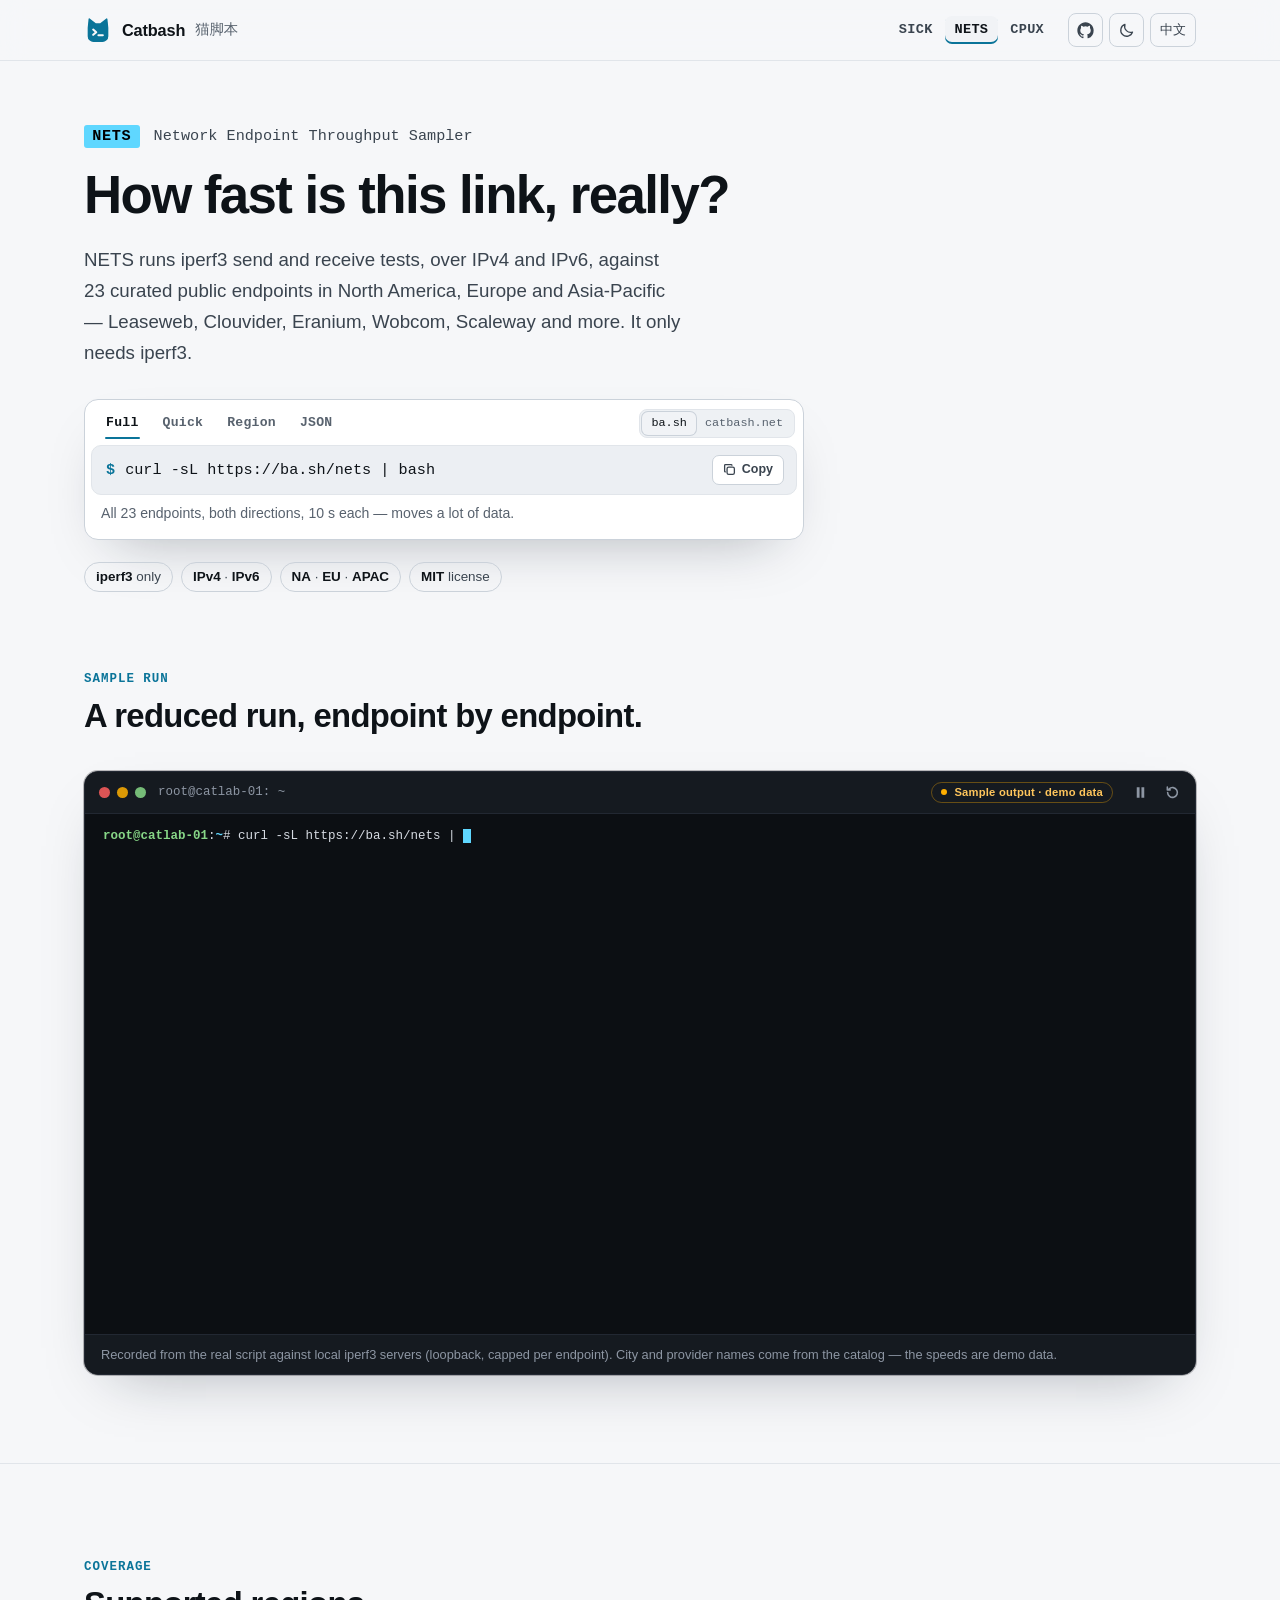
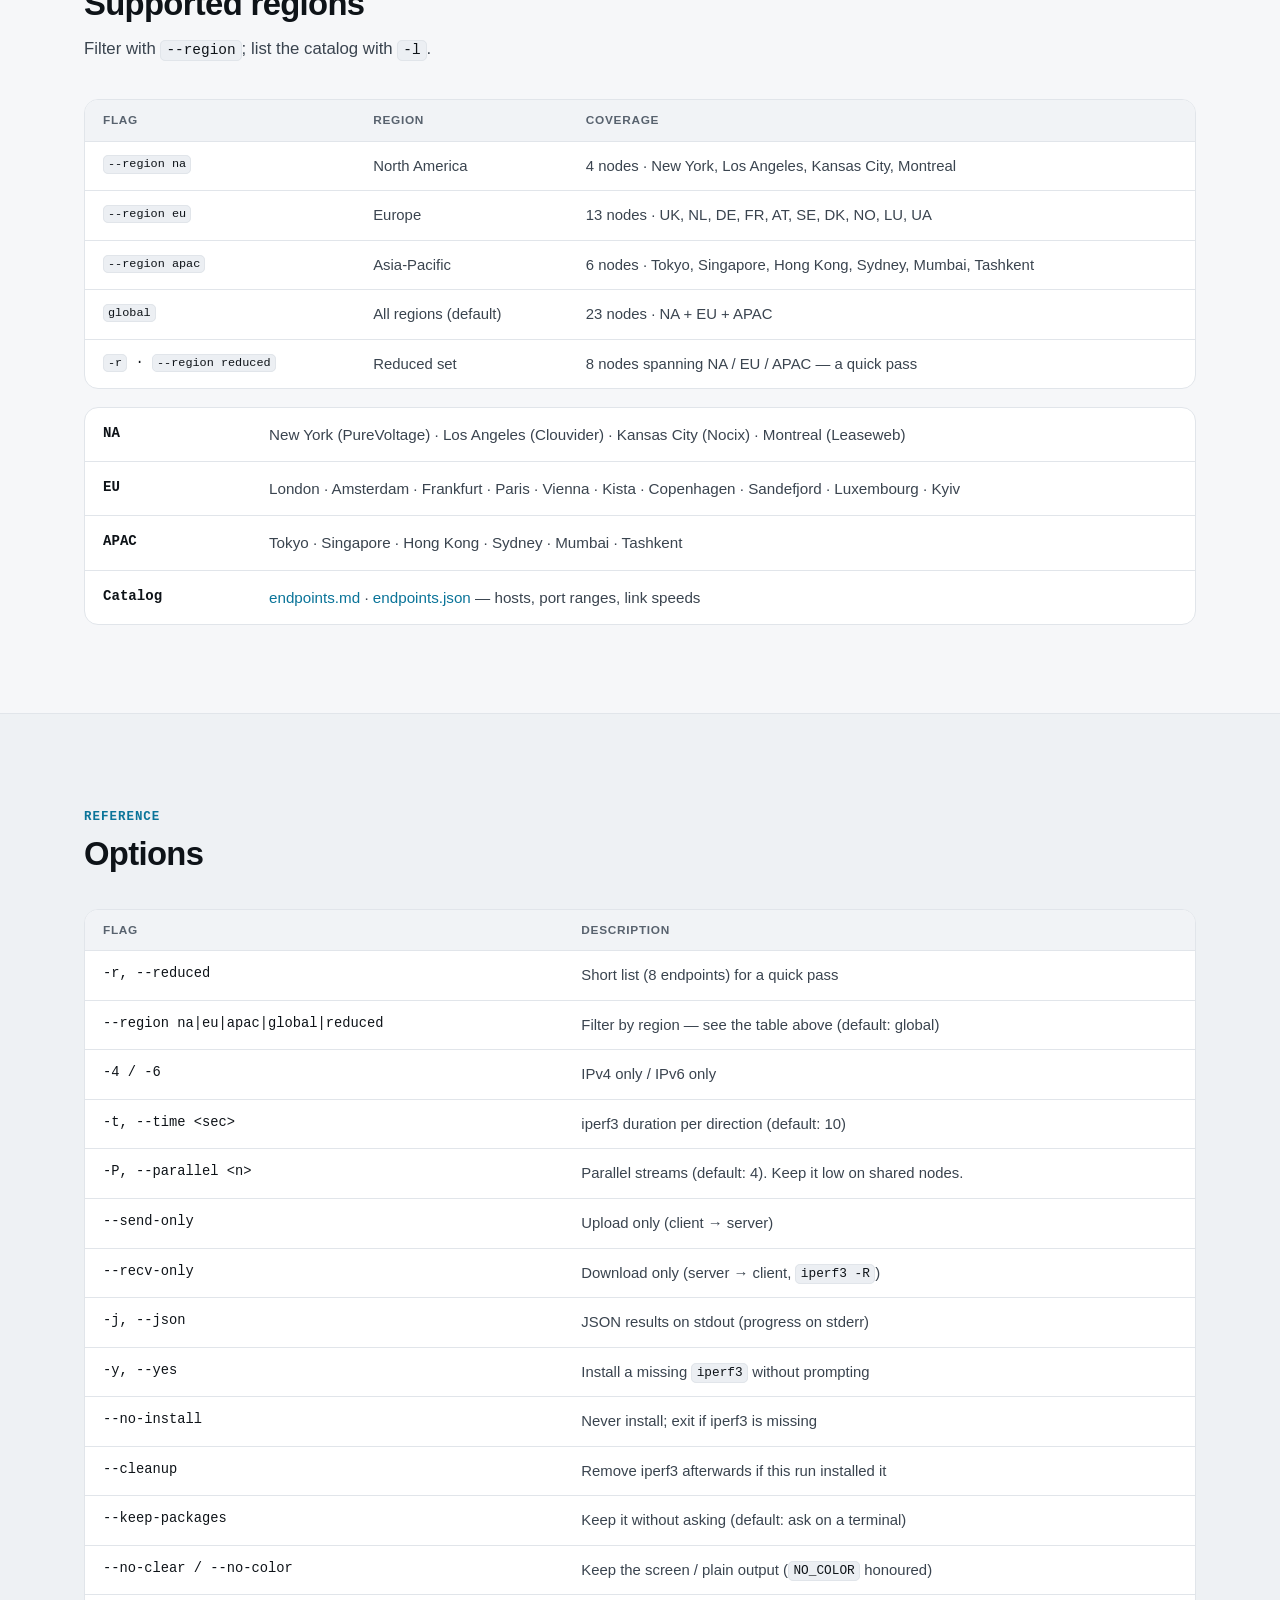
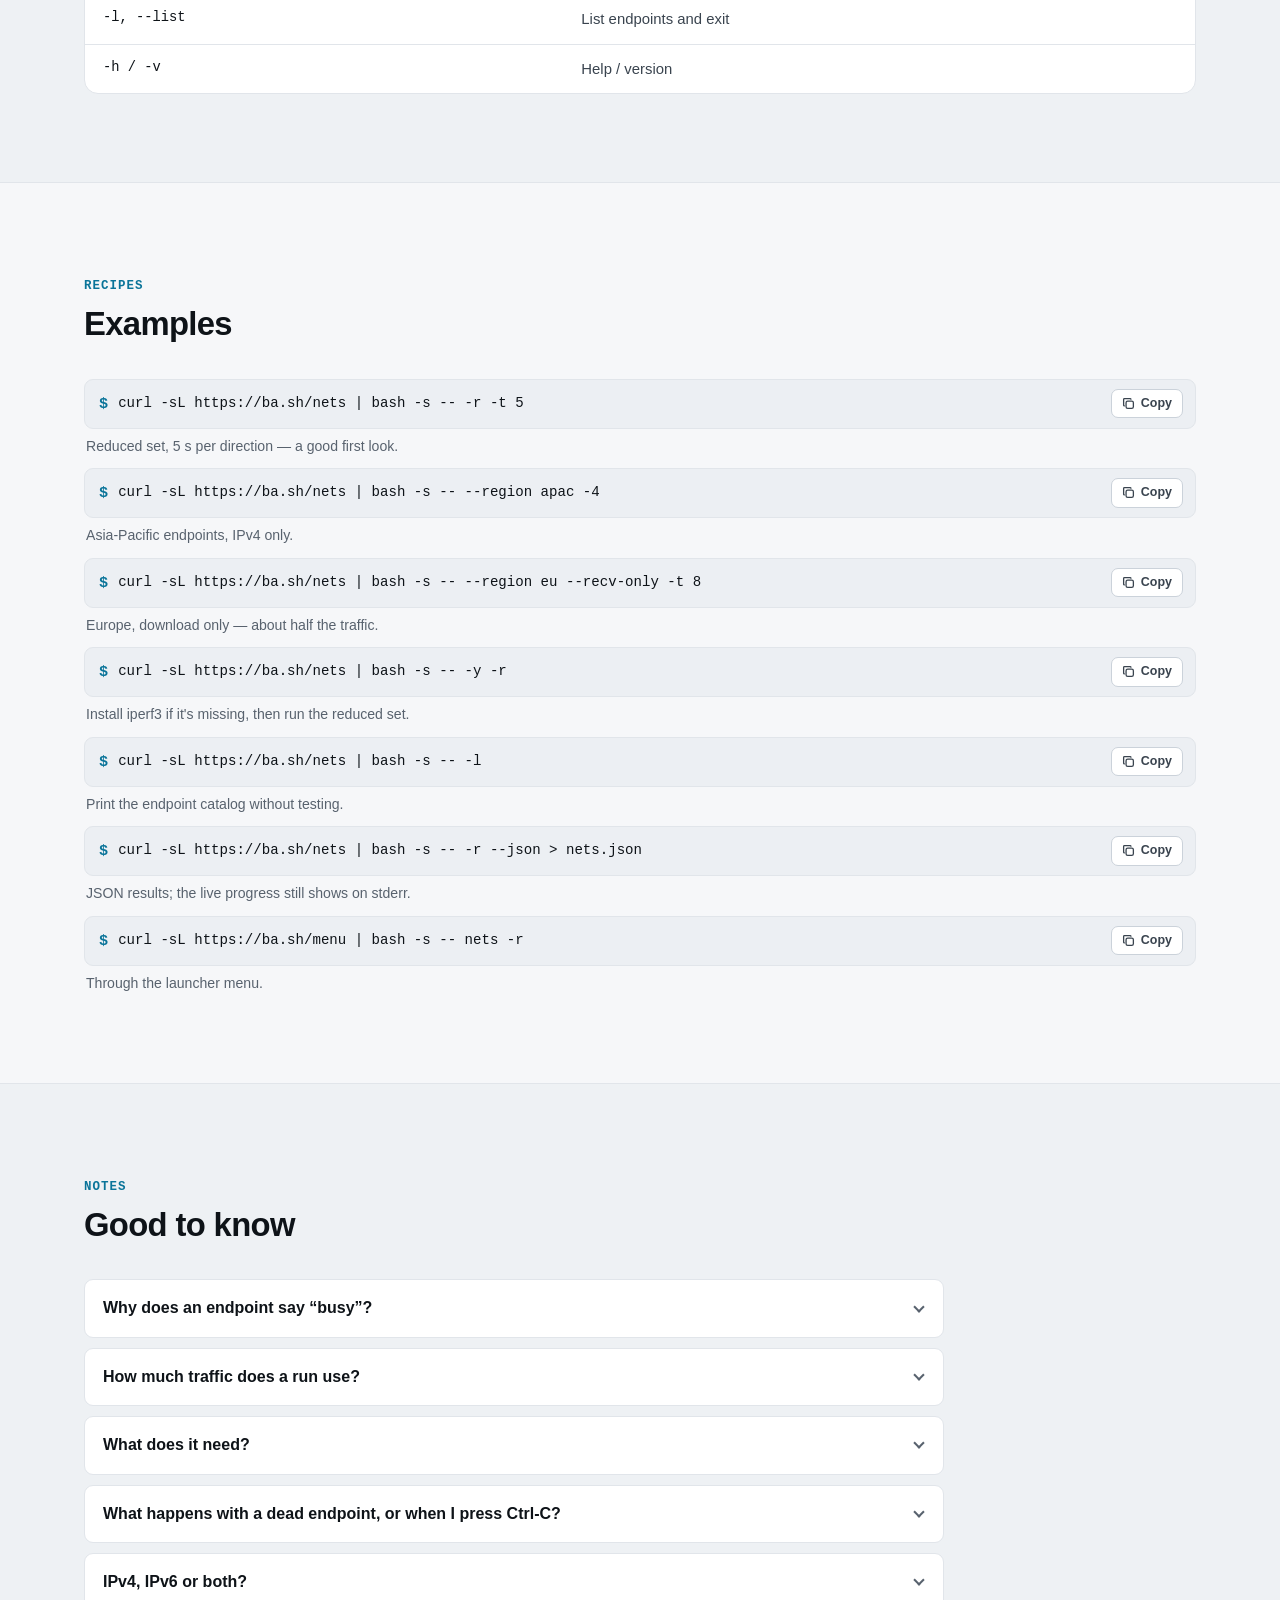
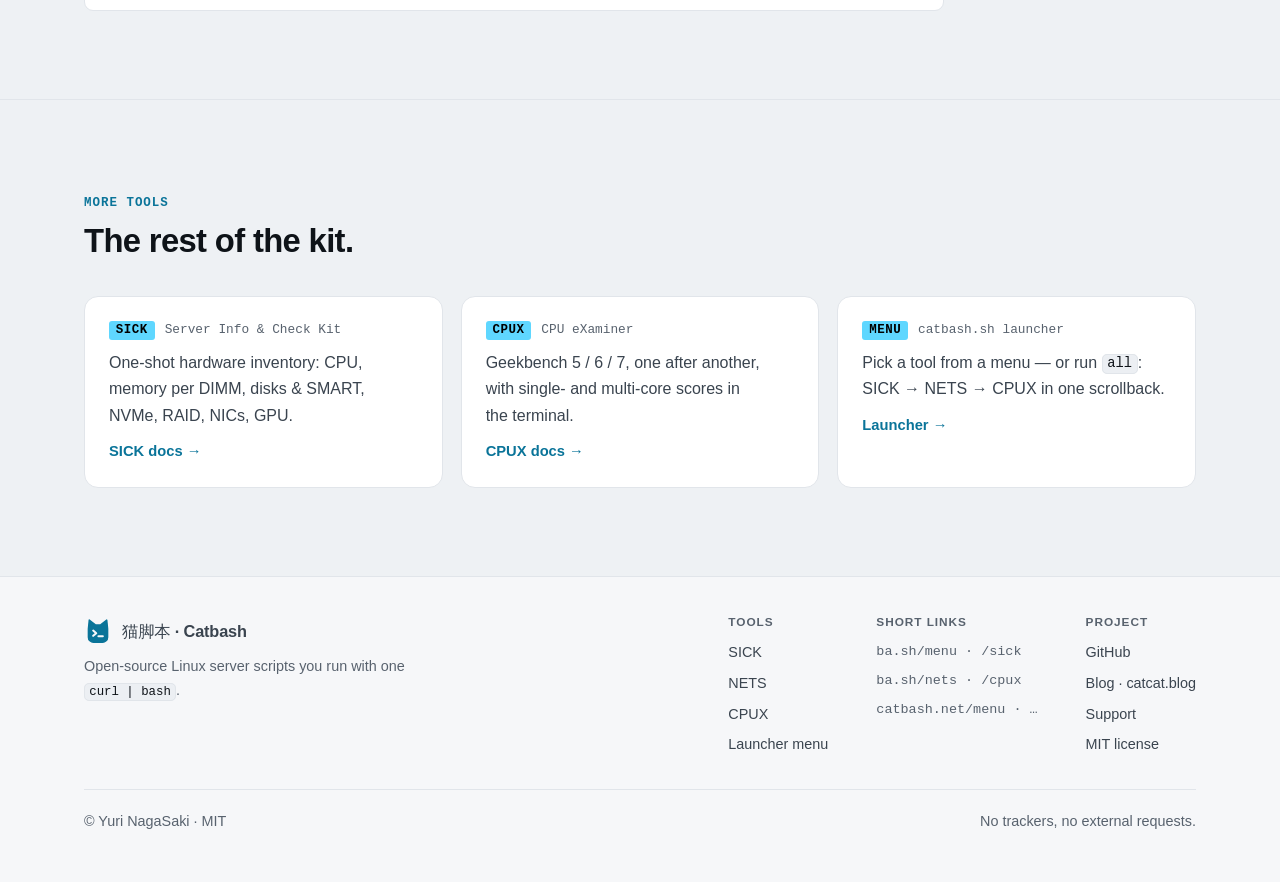
<file: nets.html>
<!DOCTYPE html>
<html lang="en" data-title-zh="NETS — 公网节点吞吐测试 | 猫脚本">
<head>
<meta charset="utf-8">
<meta name="viewport" content="width=device-width, initial-scale=1">
<title>NETS — Network Endpoint Throughput Sampler | 猫脚本</title>
<meta name="description" content="NETS: public iperf3 throughput tests (IPv4/IPv6) against curated servers worldwide. One curl. Part of 猫脚本 / catbash.net.">
<meta name="keywords" content="NETS, 猫脚本, iperf3, throughput, network test, Linux, bash">
<meta name="author" content="Yuri NagaSaki">
<meta name="robots" content="index, follow, max-image-preview:large">
<link rel="canonical" href="https://catbash.net/nets.html">
<!-- ?v= busts the browser favicon cache when the icon changes -->
<link rel="icon" href="/favicon.ico?v=2" sizes="48x48">
<link rel="icon" href="/favicon.svg?v=2" type="image/svg+xml">
<link rel="apple-touch-icon" href="/apple-touch-icon.png?v=2">

<meta property="og:type" content="website">
<meta property="og:site_name" content="猫脚本 · Catbash">
<meta property="og:locale" content="en_US">
<meta property="og:locale:alternate" content="zh_CN">
<meta property="og:url" content="https://catbash.net/nets.html">
<meta property="og:title" content="NETS — Network Endpoint Throughput Sampler">
<meta property="og:description" content="Public iperf3 throughput sampler. IPv4/IPv6 send &amp; recv against curated endpoints.">
<meta property="og:image" content="https://catbash.net/assets/tg-cover.jpg">

<meta name="twitter:card" content="summary_large_image">
<meta name="twitter:title" content="NETS — Network Endpoint Throughput Sampler">
<meta name="twitter:description" content="Public iperf3 send &amp; recv. Part of 猫脚本.">
<meta name="twitter:image" content="https://catbash.net/assets/tg-cover.jpg">

<script type="application/ld+json">
{
  "@context": "https://schema.org",
  "@type": "SoftwareApplication",
  "name": "NETS",
  "alternateName": "Network Endpoint Throughput Sampler",
  "applicationCategory": "DeveloperApplication",
  "operatingSystem": "Linux",
  "offers": { "@type": "Offer", "price": "0", "priceCurrency": "USD" },
  "license": "https://opensource.org/licenses/MIT",
  "codeRepository": "https://github.com/Yuri-NagaSaki/SICK/tree/main/nets",
  "url": "https://catbash.net/nets.html",
  "description": "Public iperf3 throughput tests against curated endpoints worldwide. IPv4 and IPv6.",
  "downloadUrl": "https://catbash.net/nets",
  "installUrl": "https://catbash.net/nets",
  "isPartOf": { "@type": "WebSite", "name": "猫脚本", "url": "https://catbash.net/" },
  "sameAs": [
    "https://ba.sh/nets",
    "https://catbash.net/nets",
    "https://github.com/Yuri-NagaSaki/SICK/tree/main/nets"
  ]
}
</script>
<meta name="color-scheme" content="dark light">
<meta name="theme-color" content="#0b0d10" media="(prefers-color-scheme: dark)">
<meta name="theme-color" content="#f6f7f9" media="(prefers-color-scheme: light)">
<link rel="stylesheet" href="/assets/site.css">
<script>(function(d){try{var t=localStorage.getItem("catbash-theme");if(t==="dark"||t==="light")d.setAttribute("data-theme",t)}catch(e){}d.className="js"+(window.matchMedia&&matchMedia("(prefers-reduced-motion: reduce)").matches?"":" anim")})(document.documentElement)</script>
</head>
<body>
<a class="skip" href="#main"><span data-en="Skip to content" data-zh="跳到正文">Skip to content</span></a>
<header class="nav">
  <div class="wrap nav-in">
    <a class="brand" href="/" aria-label="Catbash · 猫脚本"><svg class="logo" viewBox="0 0 32 32" aria-hidden="true"><path class="logo-head" d="M5 13.5 6 3.5l7 5.5h6l7-5.5 1 10V23a6 6 0 0 1-6 6H11a6 6 0 0 1-6-6z"/><path class="logo-ps" d="M10.5 15.5 14 18.5l-3.5 3M16.5 22h5"/></svg><span class="name">Catbash</span><span class="alt">猫脚本</span></a>
    <nav class="nav-links" aria-label="Tools">
      <a href="/sick.html">SICK</a><a href="/nets.html" aria-current="page">NETS</a><a href="/cpux.html">CPUX</a>
    </nav>
    <div class="nav-tools">
      <a class="icon-btn gh" href="https://github.com/Yuri-NagaSaki/SICK" rel="noopener" aria-label="GitHub" title="GitHub"><svg viewBox="0 0 24 24" fill="currentColor" aria-hidden="true"><path d="M12 .5C5.65.5.5 5.65.5 12c0 5.08 3.29 9.39 7.86 10.91.58.1.79-.25.79-.56v-2c-3.2.7-3.87-1.37-3.87-1.37-.52-1.33-1.28-1.69-1.28-1.69-1.04-.71.08-.7.08-.7 1.15.08 1.76 1.19 1.76 1.19 1.03 1.76 2.7 1.25 3.36.96.1-.75.4-1.25.73-1.54-2.56-.29-5.25-1.28-5.25-5.69 0-1.26.45-2.29 1.19-3.09-.12-.29-.52-1.46.11-3.05 0 0 .97-.31 3.17 1.18a11 11 0 0 1 5.77 0c2.2-1.49 3.17-1.18 3.17-1.18.63 1.59.23 2.76.11 3.05.74.8 1.19 1.83 1.19 3.09 0 4.42-2.7 5.39-5.27 5.68.41.36.78 1.06.78 2.14v3.17c0 .31.21.67.8.56A11.5 11.5 0 0 0 23.5 12C23.5 5.65 18.35.5 12 .5z"/></svg></a>
      <button class="icon-btn theme-btn" id="themeBtn" type="button" aria-label="Switch theme"><svg class="i-sun" viewBox="0 0 24 24" fill="none" stroke="currentColor" stroke-width="1.8" stroke-linecap="round" aria-hidden="true"><circle cx="12" cy="12" r="4.2"/><path d="M12 2.5v2.2M12 19.3v2.2M4.6 4.6l1.6 1.6M17.8 17.8l1.6 1.6M2.5 12h2.2M19.3 12h2.2M4.6 19.4l1.6-1.6M17.8 6.2l1.6-1.6"/></svg><svg class="i-moon" viewBox="0 0 24 24" fill="none" stroke="currentColor" stroke-width="1.8" stroke-linejoin="round" aria-hidden="true"><path d="M20.5 14.2A8.5 8.5 0 0 1 9.8 3.5a8.5 8.5 0 1 0 10.7 10.7z"/></svg></button>
      <button class="icon-btn lang-btn" id="langBtn" type="button" lang="zh-CN" aria-label="切换到中文">中文</button>
    </div>
  </div>
</header>
<main id="main">
<section class="page-hero">
  <div class="wrap">
    <div class="hero-text">
      <div class="title-row"><span class="chip">NETS</span><span class="full">Network Endpoint Throughput Sampler</span></div>
      <h1 data-en="How fast is this link, really?" data-zh="这条线路到底有多快？">How fast is this link, really?</h1>
      <p class="lede" data-en="NETS runs iperf3 send and receive tests, over IPv4 and IPv6, against 23 curated public endpoints in North America, Europe and Asia-Pacific — Leaseweb, Clouvider, Eranium, Wobcom, Scaleway and more. It only needs iperf3." data-zh="NETS 用 iperf3 对北美、欧洲、亚太的 23 个精选公网节点测试上传与下载（IPv4 与 IPv6）——Leaseweb、Clouvider、Eranium、Wobcom、Scaleway 等。只依赖 iperf3。">NETS runs iperf3 send and receive tests, over IPv4 and IPv6, against 23 curated public endpoints in North America, Europe and Asia-Pacific — Leaseweb, Clouvider, Eranium, Wobcom, Scaleway and more. It only needs iperf3.</p>
      <div class="cmdbox" data-tabs>
        <div class="cmdbox-head">
          <div class="tabs" role="tablist" aria-label="Install command" data-label-en="Install command" data-label-zh="安装命令">
            <button class="tab" role="tab" type="button" id="nets-t0" aria-selected="true" aria-controls="nets-p" tabindex="0" data-cmd="curl -sL https://ba.sh/nets | bash" data-hint-en="All 23 endpoints, both directions, 10 s each — moves a lot of data." data-hint-zh="全部 23 个节点、上下行各 10 秒——流量消耗较大。"><span data-en="Full" data-zh="完整">Full</span></button>
            <button class="tab" role="tab" type="button" id="nets-t1" aria-selected="false" aria-controls="nets-p" tabindex="-1" data-cmd="curl -sL https://ba.sh/nets | bash -s -- -r -t 5" data-hint-en="8 endpoints across NA / EU / APAC, 5 s per direction." data-hint-zh="跨三大区的 8 个节点，每个方向 5 秒。"><span data-en="Quick" data-zh="快速">Quick</span></button>
            <button class="tab" role="tab" type="button" id="nets-t2" aria-selected="false" aria-controls="nets-p" tabindex="-1" data-cmd="curl -sL https://ba.sh/nets | bash -s -- --region apac -4" data-hint-en="Asia-Pacific, IPv4 only. Also &lt;code&gt;na&lt;/code&gt; · &lt;code&gt;eu&lt;/code&gt; · &lt;code&gt;global&lt;/code&gt; · &lt;code&gt;reduced&lt;/code&gt;." data-hint-zh="只测亚太，仅 IPv4。也可以用 &lt;code&gt;na&lt;/code&gt; · &lt;code&gt;eu&lt;/code&gt; · &lt;code&gt;global&lt;/code&gt; · &lt;code&gt;reduced&lt;/code&gt;。"><span data-en="Region" data-zh="按地区">Region</span></button>
            <button class="tab" role="tab" type="button" id="nets-t3" aria-selected="false" aria-controls="nets-p" tabindex="-1" data-cmd="curl -sL https://ba.sh/nets | bash -s -- -r --json &gt; nets.json" data-hint-en="Results as JSON on stdout; progress goes to stderr." data-hint-zh="结果以 JSON 输出到 stdout；进度走 stderr。">JSON</button>
          </div>
          <div class="hostsw" role="group" aria-label="Short-link host" data-label-en="Short-link host" data-label-zh="短链域名">
            <button type="button" data-host="ba.sh" aria-pressed="true">ba.sh</button><button type="button" data-host="catbash.net" aria-pressed="false">catbash.net</button>
          </div>
        </div>
        <div class="cmdline" role="tabpanel" id="nets-p" aria-labelledby="nets-t0"><span class="ps" aria-hidden="true">$</span><code class="cmd" data-cmd="curl -sL https://ba.sh/nets | bash">curl -sL https://ba.sh/nets | bash</code><button class="copy" type="button"><span data-en="Copy" data-zh="复制">Copy</span></button></div>
        <p class="cmdbox-hint" data-en="All 23 endpoints, both directions, 10 s each — moves a lot of data." data-zh="全部 23 个节点、上下行各 10 秒——流量消耗较大。">All 23 endpoints, both directions, 10 s each — moves a lot of data.</p>
      </div>
      <ul class="facts"><li><span data-en="&lt;b&gt;iperf3&lt;/b&gt; only" data-zh="只需 &lt;b&gt;iperf3&lt;/b&gt;"><b>iperf3</b> only</span></li><li><span data-en="&lt;b&gt;IPv4&lt;/b&gt; · &lt;b&gt;IPv6&lt;/b&gt;" data-zh="&lt;b&gt;IPv4&lt;/b&gt; · &lt;b&gt;IPv6&lt;/b&gt;"><b>IPv4</b> · <b>IPv6</b></span></li><li><span data-en="&lt;b&gt;NA&lt;/b&gt; · &lt;b&gt;EU&lt;/b&gt; · &lt;b&gt;APAC&lt;/b&gt;" data-zh="&lt;b&gt;北美&lt;/b&gt; · &lt;b&gt;欧洲&lt;/b&gt; · &lt;b&gt;亚太&lt;/b&gt;"><b>NA</b> · <b>EU</b> · <b>APAC</b></span></li><li><span data-en="&lt;b&gt;MIT&lt;/b&gt; license" data-zh="&lt;b&gt;MIT&lt;/b&gt; 开源"><b>MIT</b> license</span></li></ul>
    </div>
  </div>
</section>

<section class="section" id="demo" aria-labelledby="demo-h">
  <div class="wrap">
    <div class="section-head">
      <span class="kicker" data-en="Sample run" data-zh="运行示例">Sample run</span>
      <h2 id="demo-h" data-en="A reduced run, endpoint by endpoint." data-zh="精简集，一个节点接一个节点。">A reduced run, endpoint by endpoint.</h2>
    </div>
    <figure class="term" id="netsTerm" data-src="/assets/demos/nets.ansi">
  <div class="term-bar">
    <span class="term-dots" aria-hidden="true"><i></i><i></i><i></i></span>
    <span class="term-title">root@catlab-01: ~</span>
    <span class="term-tag" data-en="Sample output · demo data" data-zh="示例输出 · 演示数据">Sample output · demo data</span>
    <span class="term-ctl">
      <button class="term-btn" type="button" data-act="play" aria-label="Play"><svg class="i-play" viewBox="0 0 16 16" fill="currentColor" aria-hidden="true"><path d="M4.5 2.8v10.4L13 8z"/></svg><svg class="i-pause" viewBox="0 0 16 16" fill="currentColor" aria-hidden="true"><path d="M4 2.5h3v11H4zM9 2.5h3v11H9z"/></svg></button>
      <button class="term-btn" type="button" data-act="replay" aria-label="Replay" title="Replay" data-label-en="Replay" data-label-zh="重播"><svg viewBox="0 0 16 16" fill="none" stroke="currentColor" stroke-width="1.7" stroke-linecap="round" stroke-linejoin="round" aria-hidden="true"><path d="M2.8 8a5.2 5.2 0 1 0 1.6-3.8"/><path d="M2.5 2.2v3h3"/></svg></button>
    </span>
  </div>
  <pre class="term-screen" tabindex="0" role="region" aria-label="Sample NETS output (demo data)" data-label-en="Sample NETS output (demo data)" data-label-zh="NETS 示例输出（演示数据）"><!--demo:nets--><span class="ln"><span class="f114 b">root@catlab-01</span>:<span class="f81 b">~</span># curl -sL https://ba.sh/nets | bash -s -- -r -t 2</span><span class="ln"></span><span class="ln"><span class="f16 k81 b"> NETS </span> <span class="b">v0.5.0</span> <span class="d">· Network Endpoint Throughput Sampler</span></span><span class="ln">  <span class="d">Region</span>   reduced · 8 endpoints        <span class="d">Stack</span>  <span class="f114">IPv4 <i class="g">✓</i></span>  <span class="f245">IPv6 <i class="g">✗</i></span></span><span class="ln">  <span class="d">Test</span>     2s per direction · 4 streams · iperf 3.16</span><span class="ln">  <span class="d">Legend</span>   <span class="f81">Send</span> = upload  <span class="f114">Recv</span> = download  <span class="f221">busy</span> = server occupied, try later  <span class="f203">fail</span> = unreachable</span><span class="ln">  <span class="d">Public shared servers: numbers are comparative, not bare-metal capacity.</span></span><span class="ln"></span><span class="ln"><span class="f73">-- </span><span class="f222 b">iperf3 IPv4</span><span class="f73 b"> --------------------------------------------------------------</span></span><span class="ln"></span><span class="ln">  <span class="f222 b">[NA] North America</span></span><span class="ln">  <span class="d">Area  Location            Provider                Send          Recv  Link</span></span><span class="ln">  <span class="f245">----  ------------------  --------------  ------------  ------------  ------</span></span><span class="ln">  <span class="f222 b">NA  </span>  <span class="f252">New York, US      </span>  <span class="f180">PureVoltage   </span>  <span class="f81 b">   1.68 Gbps</span>  <span class="f114 b">   1.54 Gbps</span>  <span class="f245">40G</span></span><span class="ln">  <span class="f222 b">NA  </span>  <span class="f252">Los Angeles, US   </span>  <span class="f180">Clouvider     </span>  <span class="f81">    960 Mbps</span>  <span class="f114 b">   1.05 Gbps</span>  <span class="f245">10G</span></span><span class="ln">  <span class="f222 b">NA  </span>  <span class="f252">Montreal, CA      </span>  <span class="f180">Leaseweb      </span>  <span class="f81 b">   1.44 Gbps</span>  <span class="f114 b">   1.27 Gbps</span>  <span class="f245">10G</span></span><span class="ln"></span><span class="ln">  <span class="f222 b">[EU] Europe</span></span><span class="ln">  <span class="d">Area  Location            Provider                Send          Recv  Link</span></span><span class="ln">  <span class="f245">----  ------------------  --------------  ------------  ------------  ------</span></span><span class="ln">  <span class="f222 b">EU  </span>  <span class="f252">United Kingdom    </span>  <span class="f180">OnlyServers   </span>  <span class="f81 b">   4.20 Gbps</span>  <span class="f114 b">   3.84 Gbps</span>  <span class="f245">10G</span></span><span class="ln">  <span class="f222 b">EU  </span>  <span class="f252">Amsterdam, NL     </span>  <span class="f180">Eranium       </span>  <span class="f81 b">   6.31 Gbps</span>  <span class="f114 b">   5.96 Gbps</span>  <span class="f245">100G</span></span><span class="ln">  <span class="f222 b">EU  </span>  <span class="f252">Frankfurt, DE     </span>  <span class="f180">Wobcom        </span>  <span class="f81 b">   8.95 Gbps</span>  <span class="f114 b">   8.20 Gbps</span>  <span class="f245">25G</span></span><span class="ln"></span><span class="ln">  <span class="f222 b">[APAC] Asia-Pacific</span></span><span class="ln">  <span class="d">Area  Location            Provider                Send          Recv  Link</span></span><span class="ln">  <span class="f245">----  ------------------  --------------  ------------  ------------  ------</span></span><span class="ln">  <span class="f222 b">APAC</span>  <span class="f252">Tokyo, JP         </span>  <span class="f180">Leaseweb      </span>  <span class="f81">    600 Mbps</span>  <span class="f114">    689 Mbps</span>  <span class="f245">10G</span></span><span class="ln">  <span class="f222 b">APAC</span>  <span class="f252">Hong Kong, HK     </span>  <span class="f180">Leaseweb      </span>  <span class="f221">        busy</span>  <span class="f221">        busy</span>  <span class="f245">10G</span></span><span class="ln"></span><span class="ln">  <span class="f214">! Skipping IPv6 (no IPv6 connectivity).</span></span><span class="ln"></span><span class="ln"><span class="f73">-- </span><span class="f222 b">Summary</span><span class="f73 b"> ---------------------------------------------------------------</span></span><span class="ln">  <span class="d">Tests</span>     <span class="f114">14 ok</span> · <span class="f221">2 busy</span> · <span class="f203">0 fail</span> · 16 total</span><span class="ln">  <span class="d">Fastest</span>   <span class="f81">↑ 8.95 Gbps  Frankfurt, DE · Wobcom (IPv4)</span></span><span class="ln">  <span class="d">       </span>   <span class="f114">↓ 8.20 Gbps  Frankfurt, DE · Wobcom (IPv4)</span></span><span class="ln">  <span class="d">Traffic</span>   <span class="f81">↑ 5.62 GiB</span> · <span class="f114">↓ 5.25 GiB</span> · 10.87 GiB total <span class="d">(this run, iperf3 payload)</span></span><span class="ln">  <span class="d">Elapsed</span>   30s</span><span class="ln"></span><span class="ln">  <span class="f114"><i class="g">✓</i></span> Done · NETS v0.5.0</span><span class="ln"></span><span class="ln"><span class="f114 b">root@catlab-01</span>:<span class="f81 b">~</span># <span class="cur"> </span></span><!--/demo--></pre>
  <figcaption class="term-cap"><span data-en="Recorded from the real script against local iperf3 servers (loopback, capped per endpoint). City and provider names come from the catalog — the speeds are demo data." data-zh="用真实脚本对本机 iperf3 服务录制（回环、按节点限速）。城市与服务商名称来自节点目录——速度均为演示数据。">Recorded from the real script against local iperf3 servers (loopback, capped per endpoint). City and provider names come from the catalog — the speeds are demo data.</span></figcaption>
</figure>
  </div>
</section>

<section class="section" id="regions">
  <div class="wrap">
    <div class="section-head">
      <span class="kicker" data-en="Coverage" data-zh="覆盖范围">Coverage</span>
      <h2 data-en="Supported regions" data-zh="支持的地区">Supported regions</h2>
      <p data-en="Filter with &lt;code&gt;--region&lt;/code&gt;; list the catalog with &lt;code&gt;-l&lt;/code&gt;." data-zh="用 &lt;code&gt;--region&lt;/code&gt; 筛选；用 &lt;code&gt;-l&lt;/code&gt; 列出完整目录。">Filter with <code>--region</code>; list the catalog with <code>-l</code>.</p>
    </div>
    <div class="table-wrap">
      <table>
        <thead><tr><th scope="col"><span data-en="Flag" data-zh="参数">Flag</span></th><th scope="col"><span data-en="Region" data-zh="地区">Region</span></th><th scope="col"><span data-en="Coverage" data-zh="覆盖">Coverage</span></th></tr></thead>
        <tbody>
          <tr><td><code>--region na</code></td><td><span data-en="North America" data-zh="北美">North America</span></td><td><span data-en="4 nodes · New York, Los Angeles, Kansas City, Montreal" data-zh="4 个节点 · 纽约、洛杉矶、堪萨斯城、蒙特利尔">4 nodes · New York, Los Angeles, Kansas City, Montreal</span></td></tr>
          <tr><td><code>--region eu</code></td><td><span data-en="Europe" data-zh="欧洲">Europe</span></td><td><span data-en="13 nodes · UK, NL, DE, FR, AT, SE, DK, NO, LU, UA" data-zh="13 个节点 · 英、荷、德、法、奥、瑞典、丹麦、挪威、卢森堡、乌克兰">13 nodes · UK, NL, DE, FR, AT, SE, DK, NO, LU, UA</span></td></tr>
          <tr><td><code>--region apac</code></td><td><span data-en="Asia-Pacific" data-zh="亚太">Asia-Pacific</span></td><td><span data-en="6 nodes · Tokyo, Singapore, Hong Kong, Sydney, Mumbai, Tashkent" data-zh="6 个节点 · 东京、新加坡、香港、悉尼、孟买、塔什干">6 nodes · Tokyo, Singapore, Hong Kong, Sydney, Mumbai, Tashkent</span></td></tr>
          <tr><td><code>global</code></td><td><span data-en="All regions (default)" data-zh="全部地区（默认）">All regions (default)</span></td><td><span data-en="23 nodes · NA + EU + APAC" data-zh="23 个节点 · 北美 + 欧洲 + 亚太">23 nodes · NA + EU + APAC</span></td></tr>
          <tr><td><code>-r</code> · <code>--region reduced</code></td><td><span data-en="Reduced set" data-zh="精简集">Reduced set</span></td><td><span data-en="8 nodes spanning NA / EU / APAC — a quick pass" data-zh="跨三大区的 8 个节点——快速摸底">8 nodes spanning NA / EU / APAC — a quick pass</span></td></tr>
        </tbody>
      </table>
    </div>
    <dl class="list-dl" style="margin-top:18px">
      <div><dt><span data-en="NA" data-zh="北美">NA</span></dt><dd><span data-en="New York (PureVoltage) · Los Angeles (Clouvider) · Kansas City (Nocix) · Montreal (Leaseweb)" data-zh="纽约（PureVoltage）· 洛杉矶（Clouvider）· 堪萨斯城（Nocix）· 蒙特利尔（Leaseweb）">New York (PureVoltage) · Los Angeles (Clouvider) · Kansas City (Nocix) · Montreal (Leaseweb)</span></dd></div>
      <div><dt><span data-en="EU" data-zh="欧洲">EU</span></dt><dd><span data-en="London · Amsterdam · Frankfurt · Paris · Vienna · Kista · Copenhagen · Sandefjord · Luxembourg · Kyiv" data-zh="伦敦 · 阿姆斯特丹 · 法兰克福 · 巴黎 · 维也纳 · 基斯塔 · 哥本哈根 · 桑讷菲尤尔 · 卢森堡 · 基辅">London · Amsterdam · Frankfurt · Paris · Vienna · Kista · Copenhagen · Sandefjord · Luxembourg · Kyiv</span></dd></div>
      <div><dt><span data-en="APAC" data-zh="亚太">APAC</span></dt><dd><span data-en="Tokyo · Singapore · Hong Kong · Sydney · Mumbai · Tashkent" data-zh="东京 · 新加坡 · 香港 · 悉尼 · 孟买 · 塔什干">Tokyo · Singapore · Hong Kong · Sydney · Mumbai · Tashkent</span></dd></div>
      <div><dt><span data-en="Catalog" data-zh="完整目录">Catalog</span></dt><dd><span data-en="&lt;a href=&quot;/nets/endpoints.md&quot;&gt;endpoints.md&lt;/a&gt; · &lt;a href=&quot;/nets/endpoints.json&quot;&gt;endpoints.json&lt;/a&gt; — hosts, port ranges, link speeds" data-zh="&lt;a href=&quot;/nets/endpoints.md&quot;&gt;endpoints.md&lt;/a&gt; · &lt;a href=&quot;/nets/endpoints.json&quot;&gt;endpoints.json&lt;/a&gt;——主机、端口范围、链路速率"><a href="/nets/endpoints.md">endpoints.md</a> · <a href="/nets/endpoints.json">endpoints.json</a> — hosts, port ranges, link speeds</span></dd></div>
    </dl>
  </div>
</section>

<section class="section soft" id="options">
  <div class="wrap">
    <div class="section-head">
      <span class="kicker" data-en="Reference" data-zh="参考">Reference</span>
      <h2 data-en="Options" data-zh="参数">Options</h2>
    </div>
    <div class="table-wrap">
      <table>
        <thead><tr><th scope="col"><span data-en="Flag" data-zh="参数">Flag</span></th><th scope="col"><span data-en="Description" data-zh="说明">Description</span></th></tr></thead>
        <tbody>
          <tr><td>-r, --reduced</td><td><span data-en="Short list (8 endpoints) for a quick pass" data-zh="精简列表（8 个节点），快速摸底">Short list (8 endpoints) for a quick pass</span></td></tr>
          <tr><td>--region na|eu|apac|global|reduced</td><td><span data-en="Filter by region — see the table above (default: global)" data-zh="按地区筛选——见上表（默认 global）">Filter by region — see the table above (default: global)</span></td></tr>
          <tr><td>-4 / -6</td><td><span data-en="IPv4 only / IPv6 only" data-zh="仅 IPv4 / 仅 IPv6">IPv4 only / IPv6 only</span></td></tr>
          <tr><td>-t, --time &lt;sec&gt;</td><td><span data-en="iperf3 duration per direction (default: 10)" data-zh="每个方向的测试秒数（默认 10）">iperf3 duration per direction (default: 10)</span></td></tr>
          <tr><td>-P, --parallel &lt;n&gt;</td><td><span data-en="Parallel streams (default: 4). Keep it low on shared nodes." data-zh="并行流数（默认 4）。公共节点请勿设得太大。">Parallel streams (default: 4). Keep it low on shared nodes.</span></td></tr>
          <tr><td>--send-only</td><td><span data-en="Upload only (client → server)" data-zh="只测上传（客户端 → 服务端）">Upload only (client → server)</span></td></tr>
          <tr><td>--recv-only</td><td><span data-en="Download only (server → client, &lt;code&gt;iperf3 -R&lt;/code&gt;)" data-zh="只测下载（服务端 → 客户端，&lt;code&gt;iperf3 -R&lt;/code&gt;）">Download only (server → client, <code>iperf3 -R</code>)</span></td></tr>
          <tr><td>-j, --json</td><td><span data-en="JSON results on stdout (progress on stderr)" data-zh="stdout 输出 JSON 结果（进度在 stderr）">JSON results on stdout (progress on stderr)</span></td></tr>
          <tr><td>-y, --yes</td><td><span data-en="Install a missing &lt;code&gt;iperf3&lt;/code&gt; without prompting" data-zh="缺少 &lt;code&gt;iperf3&lt;/code&gt; 时直接安装，不询问">Install a missing <code>iperf3</code> without prompting</span></td></tr>
          <tr><td>--no-install</td><td><span data-en="Never install; exit if iperf3 is missing" data-zh="从不安装；缺少 iperf3 则退出">Never install; exit if iperf3 is missing</span></td></tr>
          <tr><td>--cleanup</td><td><span data-en="Remove iperf3 afterwards if this run installed it" data-zh="如果本次安装了 iperf3，结束后卸载">Remove iperf3 afterwards if this run installed it</span></td></tr>
          <tr><td>--keep-packages</td><td><span data-en="Keep it without asking (default: ask on a terminal)" data-zh="直接保留，不询问（默认在终端里询问）">Keep it without asking (default: ask on a terminal)</span></td></tr>
          <tr><td>--no-clear / --no-color</td><td><span data-en="Keep the screen / plain output (&lt;code&gt;NO_COLOR&lt;/code&gt; honoured)" data-zh="不清屏 / 无颜色输出（支持 &lt;code&gt;NO_COLOR&lt;/code&gt;）">Keep the screen / plain output (<code>NO_COLOR</code> honoured)</span></td></tr>
          <tr><td>-l, --list</td><td><span data-en="List endpoints and exit" data-zh="列出节点后退出">List endpoints and exit</span></td></tr>
          <tr><td>-h / -v</td><td><span data-en="Help / version" data-zh="帮助 / 版本">Help / version</span></td></tr>
        </tbody>
      </table>
    </div>
  </div>
</section>

<section class="section" id="examples">
  <div class="wrap">
    <div class="section-head">
      <span class="kicker" data-en="Recipes" data-zh="常用命令">Recipes</span>
      <h2 data-en="Examples" data-zh="示例">Examples</h2>
    </div>
    <div class="stack">
      <div class="ex"><div class="cmdline"><span class="ps" aria-hidden="true">$</span><code class="cmd" data-cmd="curl -sL https://ba.sh/nets | bash -s -- -r -t 5">curl -sL https://ba.sh/nets | bash -s -- -r -t 5</code><button class="copy" type="button"><span data-en="Copy" data-zh="复制">Copy</span></button></div><p data-en="Reduced set, 5 s per direction — a good first look." data-zh="精简节点、每方向 5 秒——适合第一次摸底。">Reduced set, 5 s per direction — a good first look.</p></div>
      <div class="ex"><div class="cmdline"><span class="ps" aria-hidden="true">$</span><code class="cmd" data-cmd="curl -sL https://ba.sh/nets | bash -s -- --region apac -4">curl -sL https://ba.sh/nets | bash -s -- --region apac -4</code><button class="copy" type="button"><span data-en="Copy" data-zh="复制">Copy</span></button></div><p data-en="Asia-Pacific endpoints, IPv4 only." data-zh="只测亚太节点，仅 IPv4。">Asia-Pacific endpoints, IPv4 only.</p></div>
      <div class="ex"><div class="cmdline"><span class="ps" aria-hidden="true">$</span><code class="cmd" data-cmd="curl -sL https://ba.sh/nets | bash -s -- --region eu --recv-only -t 8">curl -sL https://ba.sh/nets | bash -s -- --region eu --recv-only -t 8</code><button class="copy" type="button"><span data-en="Copy" data-zh="复制">Copy</span></button></div><p data-en="Europe, download only — about half the traffic." data-zh="只测欧洲下载——流量大约减半。">Europe, download only — about half the traffic.</p></div>
      <div class="ex"><div class="cmdline"><span class="ps" aria-hidden="true">$</span><code class="cmd" data-cmd="curl -sL https://ba.sh/nets | bash -s -- -y -r">curl -sL https://ba.sh/nets | bash -s -- -y -r</code><button class="copy" type="button"><span data-en="Copy" data-zh="复制">Copy</span></button></div><p data-en="Install iperf3 if it&#x27;s missing, then run the reduced set." data-zh="缺 iperf3 时自动安装，然后跑精简集。">Install iperf3 if it's missing, then run the reduced set.</p></div>
      <div class="ex"><div class="cmdline"><span class="ps" aria-hidden="true">$</span><code class="cmd" data-cmd="curl -sL https://ba.sh/nets | bash -s -- -l">curl -sL https://ba.sh/nets | bash -s -- -l</code><button class="copy" type="button"><span data-en="Copy" data-zh="复制">Copy</span></button></div><p data-en="Print the endpoint catalog without testing." data-zh="只打印节点目录，不测试。">Print the endpoint catalog without testing.</p></div>
      <div class="ex"><div class="cmdline"><span class="ps" aria-hidden="true">$</span><code class="cmd" data-cmd="curl -sL https://ba.sh/nets | bash -s -- -r --json &gt; nets.json">curl -sL https://ba.sh/nets | bash -s -- -r --json &gt; nets.json</code><button class="copy" type="button"><span data-en="Copy" data-zh="复制">Copy</span></button></div><p data-en="JSON results; the live progress still shows on stderr." data-zh="输出 JSON 结果；实时进度仍显示在 stderr。">JSON results; the live progress still shows on stderr.</p></div>
      <div class="ex"><div class="cmdline"><span class="ps" aria-hidden="true">$</span><code class="cmd" data-cmd="curl -sL https://ba.sh/menu | bash -s -- nets -r">curl -sL https://ba.sh/menu | bash -s -- nets -r</code><button class="copy" type="button"><span data-en="Copy" data-zh="复制">Copy</span></button></div><p data-en="Through the launcher menu." data-zh="通过启动菜单运行。">Through the launcher menu.</p></div>
    </div>
  </div>
</section>

<section class="section soft" id="faq">
  <div class="wrap">
    <div class="section-head">
      <span class="kicker" data-en="Notes" data-zh="说明">Notes</span>
      <h2 data-en="Good to know" data-zh="使用须知">Good to know</h2>
    </div>
    <div class="faq">
      <details>
        <summary data-en="Why does an endpoint say “busy”?" data-zh="为什么有节点显示 “busy”？">Why does an endpoint say “busy”?</summary>
        <div class="ans"><p data-en="Public iperf3 servers run one test at a time. NETS tries other ports in the endpoint&#x27;s range, then moves on. Busy is normal and says nothing about your server — the numbers are comparative, not lab-grade capacity." data-zh="公共 iperf3 服务器同一时间只能跑一个测试。NETS 会尝试该节点端口范围内的其他端口，仍然忙就跳过。显示 busy 很正常，与你的服务器无关——这些数字用于横向比较，不代表实验室级的带宽上限。">Public iperf3 servers run one test at a time. NETS tries other ports in the endpoint's range, then moves on. Busy is normal and says nothing about your server — the numbers are comparative, not lab-grade capacity.</p></div>
      </details>
      <details>
        <summary data-en="How much traffic does a run use?" data-zh="跑一次要用多少流量？">How much traffic does a run use?</summary>
        <div class="ans"><p data-en="The summary totals what was actually sent and received. As a rule of thumb, one 10-second test at 1 Gbps moves about 1.25 GB — a full dual-stack run covers 23 endpoints in both directions, so on metered servers start with &lt;code&gt;-r&lt;/code&gt;, &lt;code&gt;--region&lt;/code&gt; or &lt;code&gt;--recv-only&lt;/code&gt;." data-zh="结尾的汇总会统计实际收发的流量。粗略估算：1 Gbps 下一次 10 秒测试约 1.25 GB——完整的双栈测试要对 23 个节点各测上下行，按流量计费的机器请先用 &lt;code&gt;-r&lt;/code&gt;、&lt;code&gt;--region&lt;/code&gt; 或 &lt;code&gt;--recv-only&lt;/code&gt;。">The summary totals what was actually sent and received. As a rule of thumb, one 10-second test at 1 Gbps moves about 1.25 GB — a full dual-stack run covers 23 endpoints in both directions, so on metered servers start with <code>-r</code>, <code>--region</code> or <code>--recv-only</code>.</p></div>
      </details>
      <details>
        <summary data-en="What does it need?" data-zh="需要什么依赖？">What does it need?</summary>
        <div class="ans"><p data-en="Only &lt;code&gt;iperf3&lt;/code&gt; — the catalog and results are parsed with awk, no python3. If iperf3 is missing NETS asks Y/N before installing it (&lt;code&gt;-y&lt;/code&gt; installs without asking, &lt;code&gt;--no-install&lt;/code&gt; exits instead), and afterwards offers to remove it again (&lt;code&gt;--cleanup&lt;/code&gt; / &lt;code&gt;--keep-packages&lt;/code&gt; decide up front)." data-zh="只需要 &lt;code&gt;iperf3&lt;/code&gt;——节点目录与结果都用 awk 解析，不需要 python3。缺少 iperf3 时会询问 Y/N 再安装（&lt;code&gt;-y&lt;/code&gt; 直接安装，&lt;code&gt;--no-install&lt;/code&gt; 直接退出），结束后还会询问是否卸载（&lt;code&gt;--cleanup&lt;/code&gt; / &lt;code&gt;--keep-packages&lt;/code&gt; 可提前决定）。">Only <code>iperf3</code> — the catalog and results are parsed with awk, no python3. If iperf3 is missing NETS asks Y/N before installing it (<code>-y</code> installs without asking, <code>--no-install</code> exits instead), and afterwards offers to remove it again (<code>--cleanup</code> / <code>--keep-packages</code> decide up front).</p></div>
      </details>
      <details>
        <summary data-en="What happens with a dead endpoint, or when I press Ctrl-C?" data-zh="节点挂了、或者按下 Ctrl-C 会怎样？">What happens with a dead endpoint, or when I press Ctrl-C?</summary>
        <div class="ans"><p data-en="Timeouts, refusals and DNS failures are recognised and skipped quickly instead of retried port by port. A live status line shows the test in progress; Ctrl-C stops and prints a summary of what finished." data-zh="超时、拒绝连接与 DNS 失败会被识别并快速跳过，而不是逐个端口重试。运行中有一行实时状态；按 Ctrl-C 会停止并打印已完成部分的汇总。">Timeouts, refusals and DNS failures are recognised and skipped quickly instead of retried port by port. A live status line shows the test in progress; Ctrl-C stops and prints a summary of what finished.</p></div>
      </details>
      <details>
        <summary data-en="IPv4, IPv6 or both?" data-zh="IPv4、IPv6 还是都测？">IPv4, IPv6 or both?</summary>
        <div class="ans"><p data-en="NETS probes both families first and tests every one that works; endpoints without an IPv6 address show “no IPv6”. Use &lt;code&gt;-4&lt;/code&gt; or &lt;code&gt;-6&lt;/code&gt; to limit the run to one." data-zh="NETS 会先探测两种协议，可用的都会测试；没有 IPv6 地址的节点显示 “no IPv6”。用 &lt;code&gt;-4&lt;/code&gt; 或 &lt;code&gt;-6&lt;/code&gt; 只测其中一种。">NETS probes both families first and tests every one that works; endpoints without an IPv6 address show “no IPv6”. Use <code>-4</code> or <code>-6</code> to limit the run to one.</p></div>
      </details>
    </div>
  </div>
</section>

<section class="section soft" id="more">
  <div class="wrap">
    <div class="section-head">
      <span class="kicker" data-en="More tools" data-zh="其他工具">More tools</span>
      <h2 data-en="The rest of the kit." data-zh="工具箱里的其他工具。">The rest of the kit.</h2>
    </div>
    <div class="grid grid-3">
      <a class="card next" href="/sick.html">
        <span class="tool-top"><span class="chip">SICK</span><span class="full">Server Info &amp; Check Kit</span></span>
        <p data-en="One-shot hardware inventory: CPU, memory per DIMM, disks &amp;amp; SMART, NVMe, RAID, NICs, GPU." data-zh="一次性硬件盘点：CPU、逐条内存、硬盘与 SMART、NVMe、RAID、网卡、显卡。">One-shot hardware inventory: CPU, memory per DIMM, disks &amp; SMART, NVMe, RAID, NICs, GPU.</p>
        <span class="more" data-en="SICK docs" data-zh="SICK 文档">SICK docs</span>
      </a>
      <a class="card next" href="/cpux.html">
        <span class="tool-top"><span class="chip">CPUX</span><span class="full">CPU eXaminer</span></span>
        <p data-en="Geekbench 5 / 6 / 7, one after another, with single- and multi-core scores in the terminal." data-zh="Geekbench 5 / 6 / 7 依次运行，终端直接给出单核与多核分数。">Geekbench 5 / 6 / 7, one after another, with single- and multi-core scores in the terminal.</p>
        <span class="more" data-en="CPUX docs" data-zh="CPUX 文档">CPUX docs</span>
      </a>
      <a class="card next" href="/#launcher">
        <span class="tool-top"><span class="chip">MENU</span><span class="full">catbash.sh launcher</span></span>
        <p data-en="Pick a tool from a menu — or run &lt;code&gt;all&lt;/code&gt;: SICK → NETS → CPUX in one scrollback." data-zh="从菜单选择工具——或运行 &lt;code&gt;all&lt;/code&gt;：SICK → NETS → CPUX 一次跑完。">Pick a tool from a menu — or run <code>all</code>: SICK → NETS → CPUX in one scrollback.</p>
        <span class="more" data-en="Launcher" data-zh="启动菜单">Launcher</span>
      </a>
    </div>
  </div>
</section>
</main>
<footer class="foot">
  <div class="wrap">
    <div class="foot-in">
      <div>
        <a class="brand" href="/"><svg class="logo" viewBox="0 0 32 32" aria-hidden="true"><path class="logo-head" d="M5 13.5 6 3.5l7 5.5h6l7-5.5 1 10V23a6 6 0 0 1-6 6H11a6 6 0 0 1-6-6z"/><path class="logo-ps" d="M10.5 15.5 14 18.5l-3.5 3M16.5 22h5"/></svg><span>猫脚本 · Catbash</span></a>
        <p data-en="Open-source Linux server scripts you run with one &lt;code&gt;curl | bash&lt;/code&gt;." data-zh="一条 &lt;code&gt;curl | bash&lt;/code&gt; 就能跑的开源 Linux 服务器脚本。">Open-source Linux server scripts you run with one <code>curl | bash</code>.</p>
      </div>
      <div class="foot-cols">
        <div>
          <h2 data-en="Tools" data-zh="工具">Tools</h2>
          <ul>
            <li><a href="/sick.html">SICK</a></li>
            <li><a href="/nets.html">NETS</a></li>
            <li><a href="/cpux.html">CPUX</a></li>
            <li><a href="/#launcher"><span data-en="Launcher menu" data-zh="启动菜单">Launcher menu</span></a></li>
          </ul>
        </div>
        <div>
          <h2 data-en="Short links" data-zh="短链">Short links</h2>
          <ul class="mono">
            <li>ba.sh/menu · /sick</li>
            <li>ba.sh/nets · /cpux</li>
            <li>catbash.net/menu · …</li>
          </ul>
        </div>
        <div>
          <h2 data-en="Project" data-zh="项目">Project</h2>
          <ul>
            <li><a href="https://github.com/Yuri-NagaSaki/SICK" rel="noopener">GitHub</a></li>
            <li><a href="https://catcat.blog" rel="noopener"><span data-en="Blog · catcat.blog" data-zh="博客 · catcat.blog">Blog · catcat.blog</span></a></li>
            <li><a href="/#donate"><span data-en="Support" data-zh="赞助">Support</span></a></li>
            <li><a href="https://github.com/Yuri-NagaSaki/SICK/blob/main/LICENSE" rel="noopener"><span data-en="MIT license" data-zh="MIT 许可证">MIT license</span></a></li>
          </ul>
        </div>
      </div>
    </div>
    <div class="foot-base">
      <span>© Yuri NagaSaki · MIT</span>
      <span data-en="No trackers, no external requests." data-zh="无追踪、无外部请求。">No trackers, no external requests.</span>
    </div>
  </div>
</footer>
<script src="/assets/site.js"></script>
<script src="/assets/term.js"></script>
</body>
</html>
</file>
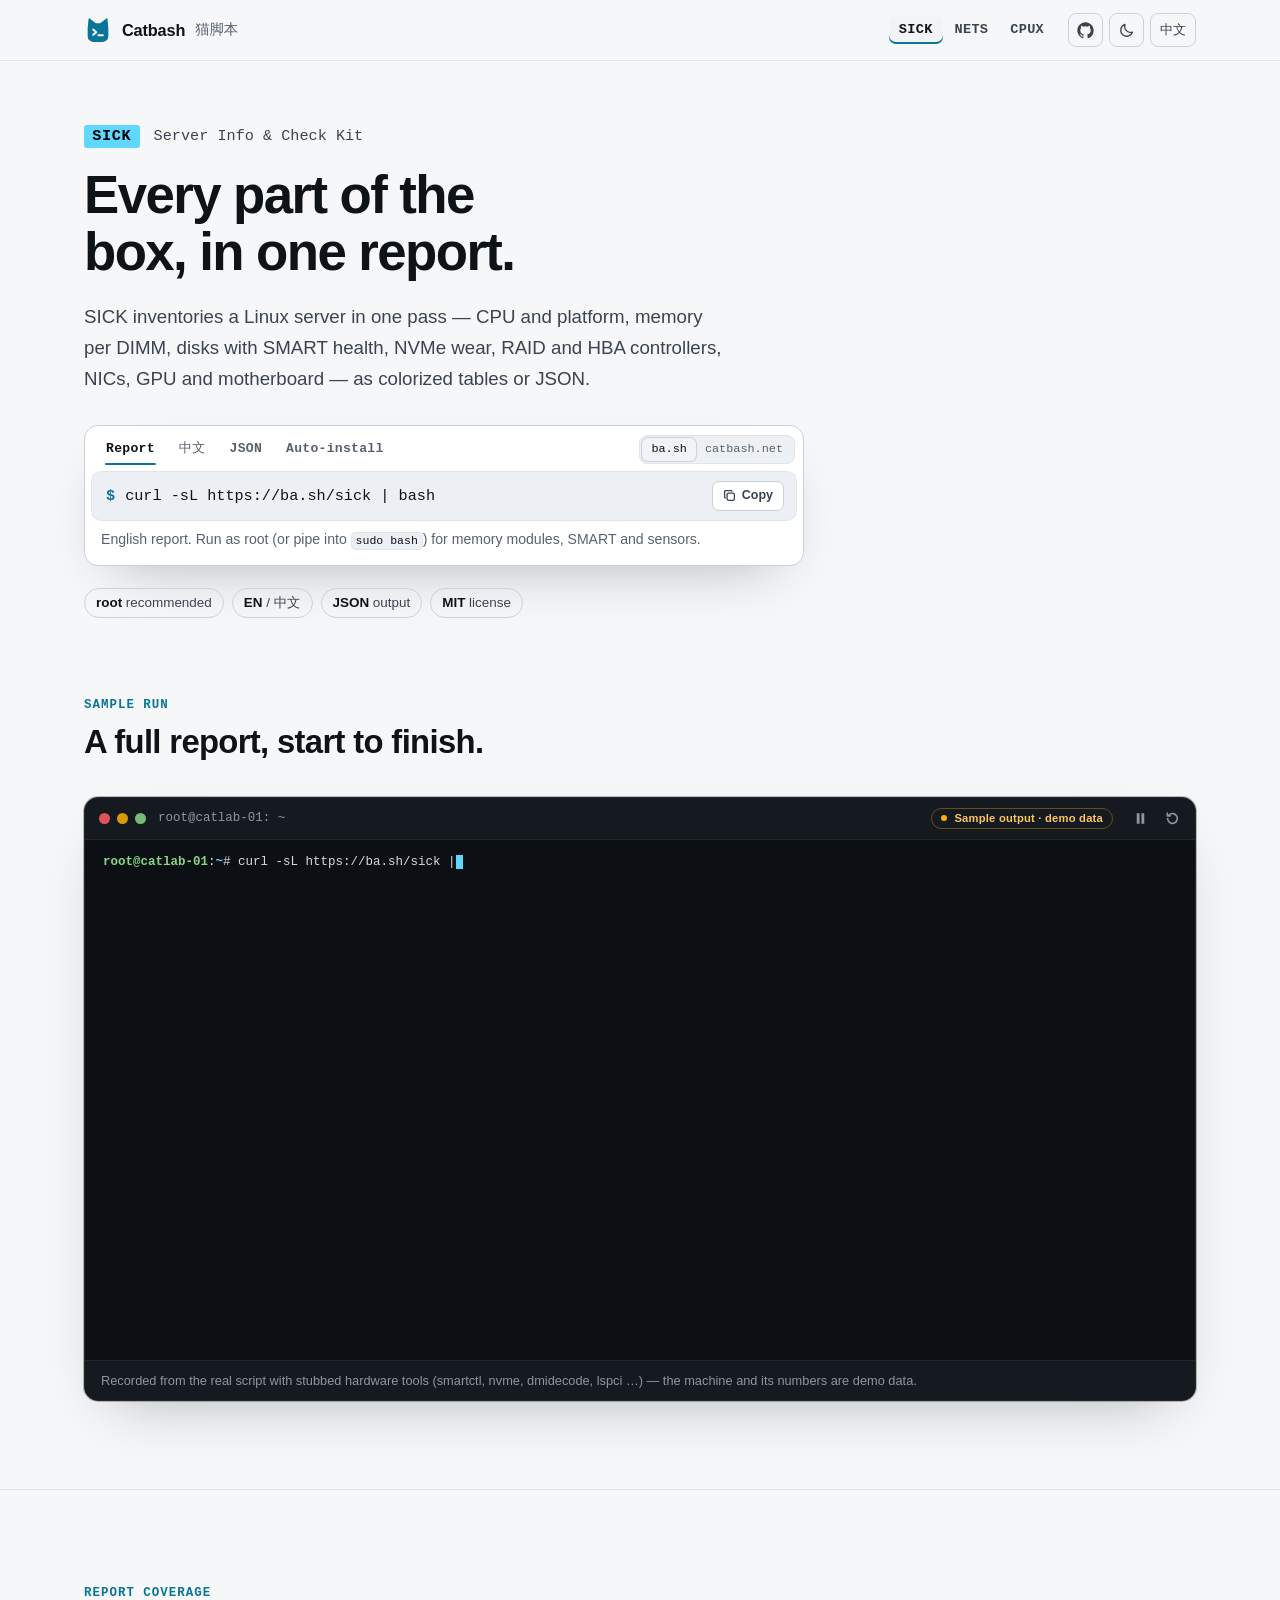
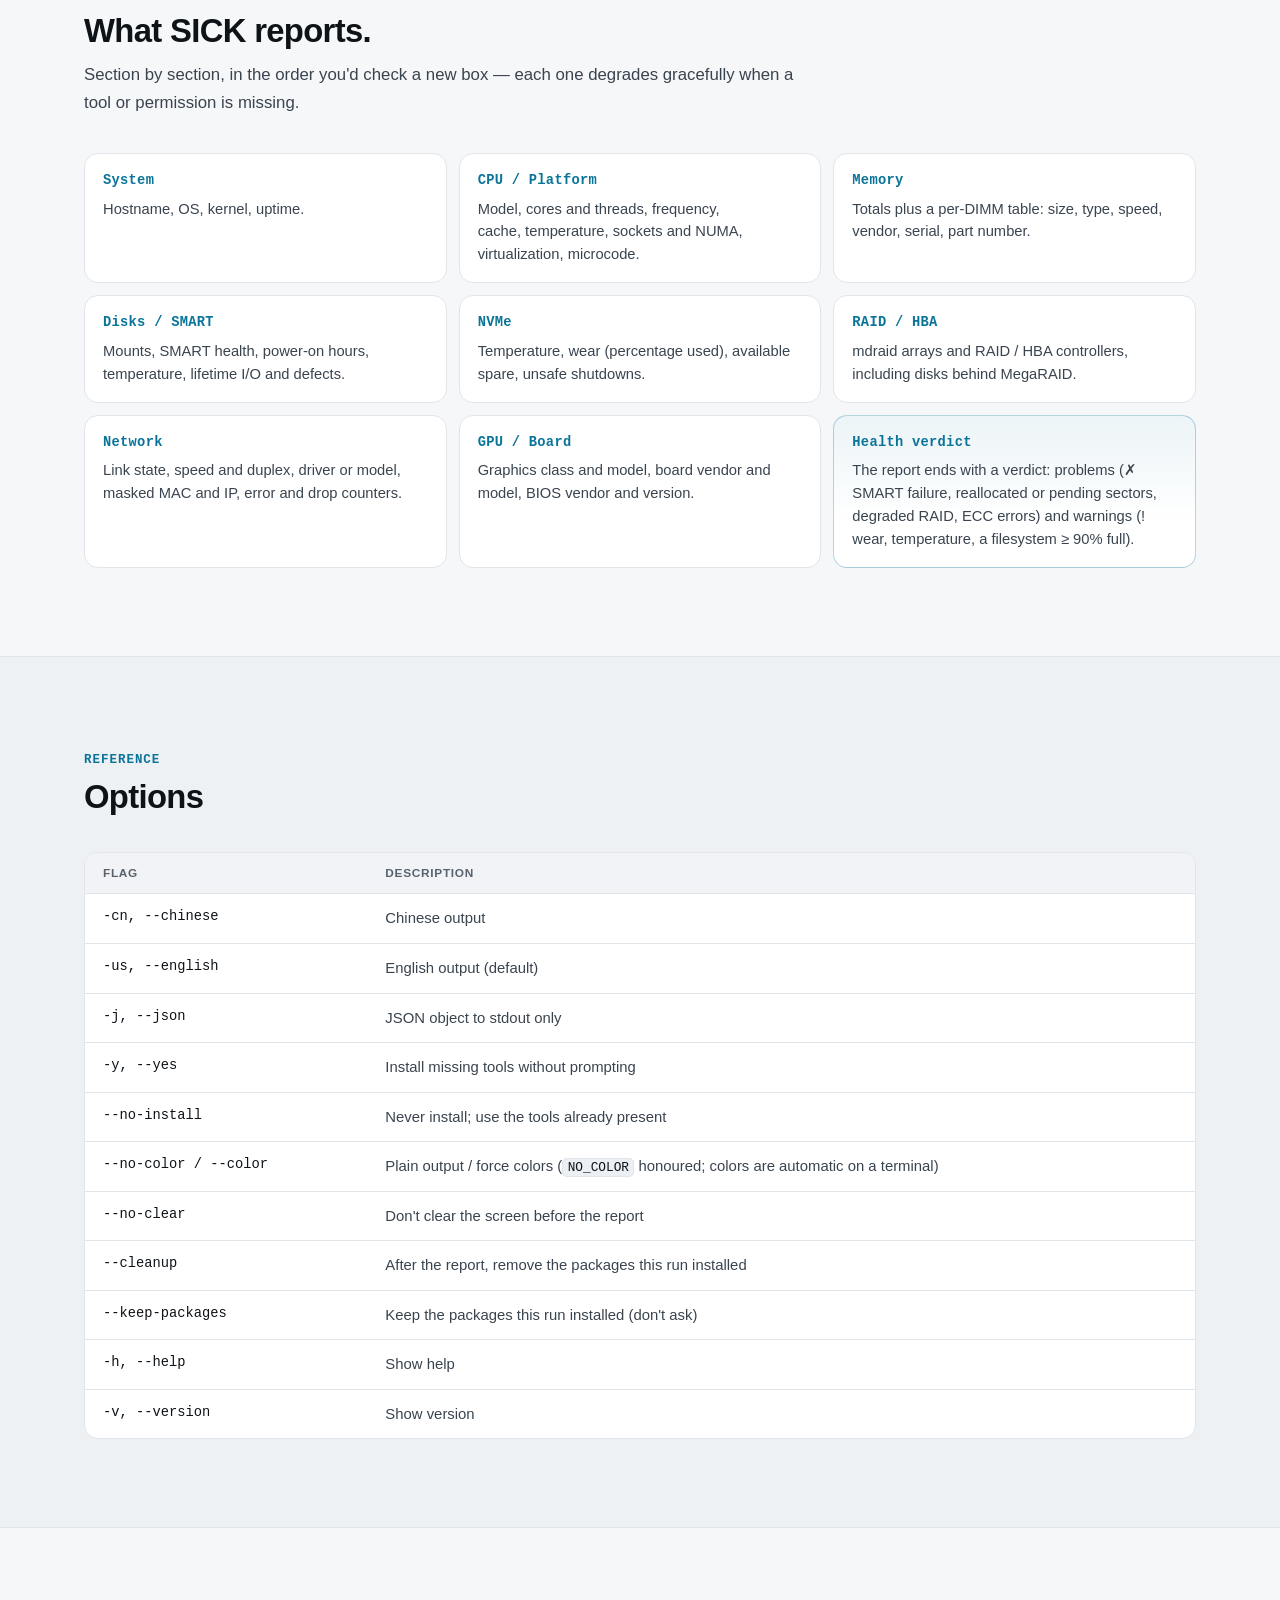
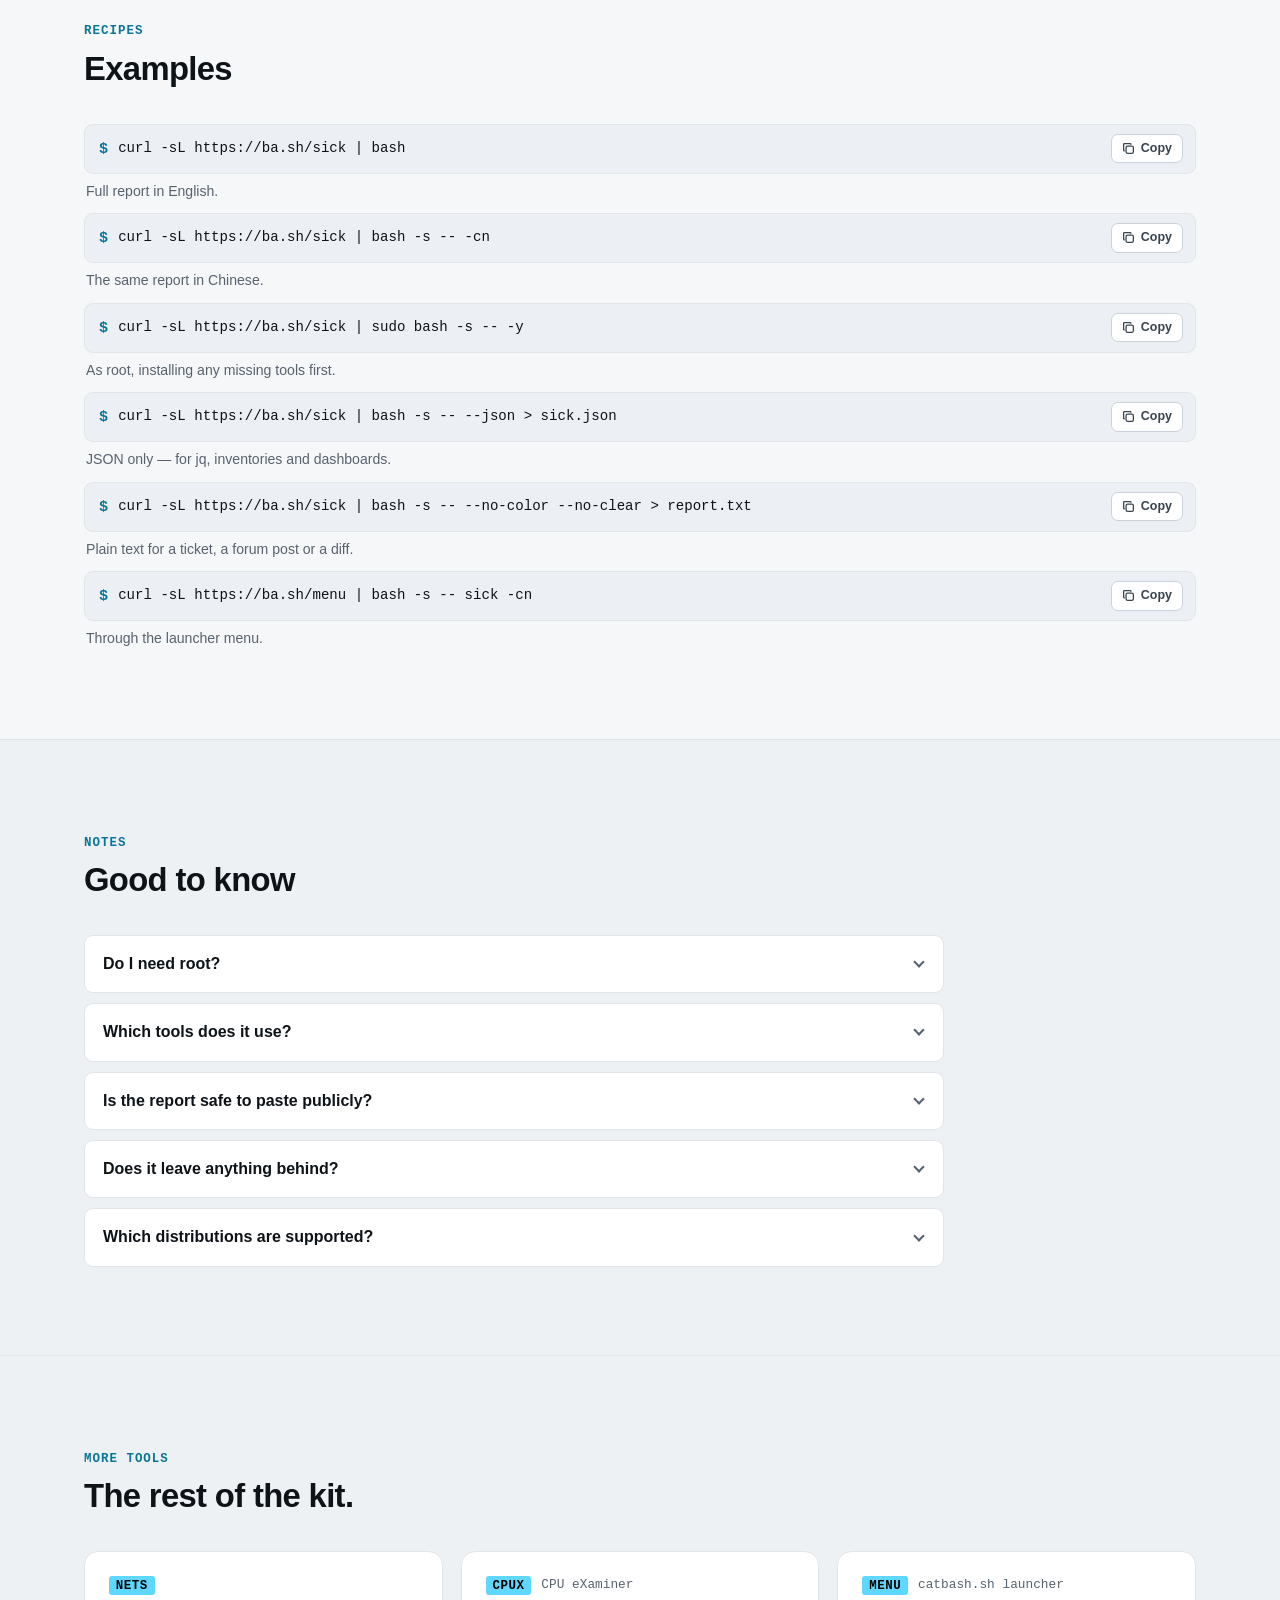
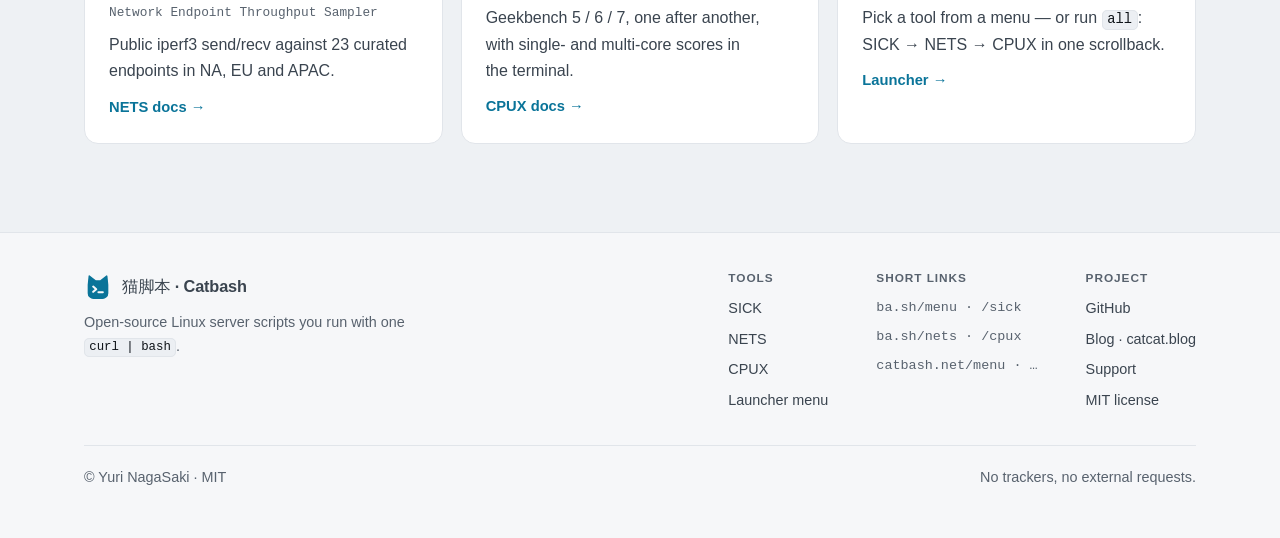
<file: sick.html>
<!DOCTYPE html>
<html lang="en" data-title-zh="SICK — 服务器硬件盘点 | 猫脚本">
<head>
<meta charset="utf-8">
<meta name="viewport" content="width=device-width, initial-scale=1">
<title>SICK — Server Info &amp; Check Kit | 猫脚本</title>
<meta name="description" content="SICK is a one-shot Linux server hardware inventory tool. Colorized tables for CPU, RAM, SMART, NVMe, RAID, NICs and GPU — or JSON. Part of 猫脚本 / catbash.net.">
<meta name="keywords" content="SICK, 猫脚本, Linux, server hardware, inventory, SMART, NVMe, bash">
<meta name="author" content="Yuri NagaSaki">
<meta name="robots" content="index, follow, max-image-preview:large">
<link rel="canonical" href="https://catbash.net/sick.html">
<!-- ?v= busts the browser favicon cache when the icon changes -->
<link rel="icon" href="/favicon.ico?v=2" sizes="48x48">
<link rel="icon" href="/favicon.svg?v=2" type="image/svg+xml">
<link rel="apple-touch-icon" href="/apple-touch-icon.png?v=2">

<meta property="og:type" content="website">
<meta property="og:site_name" content="猫脚本 · Catbash">
<meta property="og:locale" content="en_US">
<meta property="og:locale:alternate" content="zh_CN">
<meta property="og:url" content="https://catbash.net/sick.html">
<meta property="og:title" content="SICK — Server Info & Check Kit">
<meta property="og:description" content="One-shot Linux server hardware inventory. Colorized report or JSON. Part of 猫脚本.">
<meta property="og:image" content="https://catbash.net/assets/tg-cover.jpg">
<meta property="og:image:width" content="1280">
<meta property="og:image:height" content="720">

<meta name="twitter:card" content="summary_large_image">
<meta name="twitter:title" content="SICK — Server Info & Check Kit">
<meta name="twitter:description" content="One-shot Linux server hardware inventory. Colorized report or JSON.">
<meta name="twitter:image" content="https://catbash.net/assets/tg-cover.jpg">

<script type="application/ld+json">
{
  "@context": "https://schema.org",
  "@type": "SoftwareApplication",
  "name": "SICK",
  "alternateName": "Server Info & Check Kit",
  "applicationCategory": "DeveloperApplication",
  "operatingSystem": "Linux",
  "offers": { "@type": "Offer", "price": "0", "priceCurrency": "USD" },
  "license": "https://opensource.org/licenses/MIT",
  "codeRepository": "https://github.com/Yuri-NagaSaki/SICK",
  "url": "https://catbash.net/sick.html",
  "description": "One-shot Linux server hardware inventory. CPU, memory, disks/SMART, NVMe, RAID, network and GPU — colorized report or JSON.",
  "downloadUrl": "https://catbash.net/sick",
  "installUrl": "https://catbash.net/sick",
  "isPartOf": { "@type": "WebSite", "name": "猫脚本", "url": "https://catbash.net/" },
  "sameAs": [
    "https://ba.sh/sick",
    "https://catbash.net/sick",
    "https://github.com/Yuri-NagaSaki/SICK"
  ]
}
</script>
<meta name="color-scheme" content="dark light">
<meta name="theme-color" content="#0b0d10" media="(prefers-color-scheme: dark)">
<meta name="theme-color" content="#f6f7f9" media="(prefers-color-scheme: light)">
<link rel="stylesheet" href="/assets/site.css">
<script>(function(d){try{var t=localStorage.getItem("catbash-theme");if(t==="dark"||t==="light")d.setAttribute("data-theme",t)}catch(e){}d.className="js"+(window.matchMedia&&matchMedia("(prefers-reduced-motion: reduce)").matches?"":" anim")})(document.documentElement)</script>
</head>
<body>
<a class="skip" href="#main"><span data-en="Skip to content" data-zh="跳到正文">Skip to content</span></a>
<header class="nav">
  <div class="wrap nav-in">
    <a class="brand" href="/" aria-label="Catbash · 猫脚本"><svg class="logo" viewBox="0 0 32 32" aria-hidden="true"><path class="logo-head" d="M5 13.5 6 3.5l7 5.5h6l7-5.5 1 10V23a6 6 0 0 1-6 6H11a6 6 0 0 1-6-6z"/><path class="logo-ps" d="M10.5 15.5 14 18.5l-3.5 3M16.5 22h5"/></svg><span class="name">Catbash</span><span class="alt">猫脚本</span></a>
    <nav class="nav-links" aria-label="Tools">
      <a href="/sick.html" aria-current="page">SICK</a><a href="/nets.html">NETS</a><a href="/cpux.html">CPUX</a>
    </nav>
    <div class="nav-tools">
      <a class="icon-btn gh" href="https://github.com/Yuri-NagaSaki/SICK" rel="noopener" aria-label="GitHub" title="GitHub"><svg viewBox="0 0 24 24" fill="currentColor" aria-hidden="true"><path d="M12 .5C5.65.5.5 5.65.5 12c0 5.08 3.29 9.39 7.86 10.91.58.1.79-.25.79-.56v-2c-3.2.7-3.87-1.37-3.87-1.37-.52-1.33-1.28-1.69-1.28-1.69-1.04-.71.08-.7.08-.7 1.15.08 1.76 1.19 1.76 1.19 1.03 1.76 2.7 1.25 3.36.96.1-.75.4-1.25.73-1.54-2.56-.29-5.25-1.28-5.25-5.69 0-1.26.45-2.29 1.19-3.09-.12-.29-.52-1.46.11-3.05 0 0 .97-.31 3.17 1.18a11 11 0 0 1 5.77 0c2.2-1.49 3.17-1.18 3.17-1.18.63 1.59.23 2.76.11 3.05.74.8 1.19 1.83 1.19 3.09 0 4.42-2.7 5.39-5.27 5.68.41.36.78 1.06.78 2.14v3.17c0 .31.21.67.8.56A11.5 11.5 0 0 0 23.5 12C23.5 5.65 18.35.5 12 .5z"/></svg></a>
      <button class="icon-btn theme-btn" id="themeBtn" type="button" aria-label="Switch theme"><svg class="i-sun" viewBox="0 0 24 24" fill="none" stroke="currentColor" stroke-width="1.8" stroke-linecap="round" aria-hidden="true"><circle cx="12" cy="12" r="4.2"/><path d="M12 2.5v2.2M12 19.3v2.2M4.6 4.6l1.6 1.6M17.8 17.8l1.6 1.6M2.5 12h2.2M19.3 12h2.2M4.6 19.4l1.6-1.6M17.8 6.2l1.6-1.6"/></svg><svg class="i-moon" viewBox="0 0 24 24" fill="none" stroke="currentColor" stroke-width="1.8" stroke-linejoin="round" aria-hidden="true"><path d="M20.5 14.2A8.5 8.5 0 0 1 9.8 3.5a8.5 8.5 0 1 0 10.7 10.7z"/></svg></button>
      <button class="icon-btn lang-btn" id="langBtn" type="button" lang="zh-CN" aria-label="切换到中文">中文</button>
    </div>
  </div>
</header>
<main id="main">
<section class="page-hero">
  <div class="wrap">
    <div class="hero-text">
      <div class="title-row"><span class="chip">SICK</span><span class="full">Server Info &amp; Check Kit</span></div>
      <h1 data-en="Every part of the box, in one report." data-zh="一份报告，看清整台机器。">Every part of the box, in one report.</h1>
      <p class="lede" data-en="SICK inventories a Linux server in one pass — CPU and platform, memory per DIMM, disks with SMART health, NVMe wear, RAID and HBA controllers, NICs, GPU and motherboard — as colorized tables or JSON." data-zh="SICK 一次盘点整台 Linux 服务器——CPU 与平台、逐条内存、带 SMART 健康度的硬盘、NVMe 磨损、RAID 与 HBA 控制器、网卡、显卡和主板——以彩色表格或 JSON 输出。">SICK inventories a Linux server in one pass — CPU and platform, memory per DIMM, disks with SMART health, NVMe wear, RAID and HBA controllers, NICs, GPU and motherboard — as colorized tables or JSON.</p>
      <div class="cmdbox" data-tabs>
        <div class="cmdbox-head">
          <div class="tabs" role="tablist" aria-label="Install command" data-label-en="Install command" data-label-zh="安装命令">
            <button class="tab" role="tab" type="button" id="sick-t0" aria-selected="true" aria-controls="sick-p" tabindex="0" data-cmd="curl -sL https://ba.sh/sick | bash" data-hint-en="English report. Run as root (or pipe into &lt;code&gt;sudo bash&lt;/code&gt;) for memory modules, SMART and sensors." data-hint-zh="英文报告。以 root 运行（或管道给 &lt;code&gt;sudo bash&lt;/code&gt;）才能读到内存条、SMART 和传感器。"><span data-en="Report" data-zh="报告">Report</span></button>
            <button class="tab" role="tab" type="button" id="sick-t1" aria-selected="false" aria-controls="sick-p" tabindex="-1" data-cmd="curl -sL https://ba.sh/sick | bash -s -- -cn" data-hint-en="Chinese labels; tables stay aligned in CJK terminals." data-hint-zh="中文标签；在中文终端里表格依然对齐。">中文</button>
            <button class="tab" role="tab" type="button" id="sick-t2" aria-selected="false" aria-controls="sick-p" tabindex="-1" data-cmd="curl -sL https://ba.sh/sick | bash -s -- --json &gt; sick.json" data-hint-en="JSON only on stdout — pipe it into &lt;code&gt;jq&lt;/code&gt; or your inventory." data-hint-zh="stdout 只输出 JSON——可以直接交给 &lt;code&gt;jq&lt;/code&gt; 或资产系统。">JSON</button>
            <button class="tab" role="tab" type="button" id="sick-t3" aria-selected="false" aria-controls="sick-p" tabindex="-1" data-cmd="curl -sL https://ba.sh/sick | bash -s -- -y" data-hint-en="Installs missing tools (smartmontools, nvme-cli, …) without asking." data-hint-zh="不询问，直接安装缺失工具（smartmontools、nvme-cli 等）。"><span data-en="Auto-install" data-zh="自动装依赖">Auto-install</span></button>
          </div>
          <div class="hostsw" role="group" aria-label="Short-link host" data-label-en="Short-link host" data-label-zh="短链域名">
            <button type="button" data-host="ba.sh" aria-pressed="true">ba.sh</button><button type="button" data-host="catbash.net" aria-pressed="false">catbash.net</button>
          </div>
        </div>
        <div class="cmdline" role="tabpanel" id="sick-p" aria-labelledby="sick-t0"><span class="ps" aria-hidden="true">$</span><code class="cmd" data-cmd="curl -sL https://ba.sh/sick | bash">curl -sL https://ba.sh/sick | bash</code><button class="copy" type="button"><span data-en="Copy" data-zh="复制">Copy</span></button></div>
        <p class="cmdbox-hint" data-en="English report. Run as root (or pipe into &lt;code&gt;sudo bash&lt;/code&gt;) for memory modules, SMART and sensors." data-zh="英文报告。以 root 运行（或管道给 &lt;code&gt;sudo bash&lt;/code&gt;）才能读到内存条、SMART 和传感器。">English report. Run as root (or pipe into <code>sudo bash</code>) for memory modules, SMART and sensors.</p>
      </div>
      <ul class="facts"><li><span data-en="&lt;b&gt;root&lt;/b&gt; recommended" data-zh="建议 &lt;b&gt;root&lt;/b&gt;"><b>root</b> recommended</span></li><li><span data-en="&lt;b&gt;EN&lt;/b&gt; / 中文" data-zh="&lt;b&gt;中&lt;/b&gt; / 英双语"><b>EN</b> / 中文</span></li><li><span data-en="&lt;b&gt;JSON&lt;/b&gt; output" data-zh="&lt;b&gt;JSON&lt;/b&gt; 输出"><b>JSON</b> output</span></li><li><span data-en="&lt;b&gt;MIT&lt;/b&gt; license" data-zh="&lt;b&gt;MIT&lt;/b&gt; 开源"><b>MIT</b> license</span></li></ul>
    </div>
  </div>
</section>

<section class="section" id="demo" aria-labelledby="demo-h">
  <div class="wrap">
    <div class="section-head">
      <span class="kicker" data-en="Sample run" data-zh="运行示例">Sample run</span>
      <h2 id="demo-h" data-en="A full report, start to finish." data-zh="从头到尾的一份完整报告。">A full report, start to finish.</h2>
    </div>
    <figure class="term" id="sickTerm" data-src="/assets/demos/sick.ansi" data-src-zh="/assets/demos/sick.zh.ansi">
  <div class="term-bar">
    <span class="term-dots" aria-hidden="true"><i></i><i></i><i></i></span>
    <span class="term-title">root@catlab-01: ~</span>
    <span class="term-tag" data-en="Sample output · demo data" data-zh="示例输出 · 演示数据">Sample output · demo data</span>
    <span class="term-ctl">
      <button class="term-btn" type="button" data-act="play" aria-label="Play"><svg class="i-play" viewBox="0 0 16 16" fill="currentColor" aria-hidden="true"><path d="M4.5 2.8v10.4L13 8z"/></svg><svg class="i-pause" viewBox="0 0 16 16" fill="currentColor" aria-hidden="true"><path d="M4 2.5h3v11H4zM9 2.5h3v11H9z"/></svg></button>
      <button class="term-btn" type="button" data-act="replay" aria-label="Replay" title="Replay" data-label-en="Replay" data-label-zh="重播"><svg viewBox="0 0 16 16" fill="none" stroke="currentColor" stroke-width="1.7" stroke-linecap="round" stroke-linejoin="round" aria-hidden="true"><path d="M2.8 8a5.2 5.2 0 1 0 1.6-3.8"/><path d="M2.5 2.2v3h3"/></svg></button>
    </span>
  </div>
  <pre class="term-screen" tabindex="0" role="region" aria-label="Sample SICK output (demo data)" data-label-en="Sample SICK output (demo data)" data-label-zh="SICK 示例输出（演示数据）"><!--demo:sick--><span class="ln"><span class="f114 b">root@catlab-01</span>:<span class="f81 b">~</span># curl -sL https://ba.sh/sick | bash</span><span class="ln"><span class="d">Generating hardware report...</span></span><span class="ln"></span><span class="ln"><span class="f16 k81 b"> SICK </span> v3.2.0<span class="d"> · Server Info &amp; Check Kit</span></span><span class="ln"></span><span class="ln"><span class="f73">════════════════════════════════════════════════════════════════════════════════</span></span><span class="ln"><span class="f222 b">                       System Hardware Information Report</span></span><span class="ln"><span class="f73">════════════════════════════════════════════════════════════════════════════════</span></span><span class="ln"></span><span class="ln"><span class="f73">┌─ </span><span class="f222 b">Report Overview</span><span class="f73"> ───────────────────────────────</span></span><span class="ln"><span class="f73">├──────────────────────────────────────────────────</span></span><span class="ln">│ Version             : 3.2.0</span><span class="ln">│ Mode                : Text</span><span class="ln">│ Privacy             : IP/MAC masked</span><span class="ln">│ Serials             : shown in full</span><span class="ln">└──────────────────────────────────────────────────</span><span class="ln"><span class="f73">┌─ </span><span class="f222 b">System Information</span><span class="f73"> ────────────────────────────</span></span><span class="ln"><span class="f73">├──────────────────────────────────────────────────</span></span><span class="ln">│ Hostname            : catlab-01</span><span class="ln">│ Operating System    : Ubuntu 24.04.5 LTS</span><span class="ln">│ Kernel Version      : 6.18.44-fc-v230</span><span class="ln">│ System Uptime       : up 40 minutes</span><span class="ln">└──────────────────────────────────────────────────</span><span class="ln"><span class="f73">┌─ </span><span class="f222 b">CPU Information</span><span class="f73"> ───────────────────────────────</span></span><span class="ln"><span class="f73">├──────────────────────────────────────────────────</span></span><span class="ln">│ Model               : Intel(R) Xeon(R) Processor @ 2.80GHz</span><span class="ln">│ Cores               : 4</span><span class="ln">│ Threads             : 4</span><span class="ln">│ Frequency           : 2799.998 MHz</span><span class="ln">│ Cache               : 33792 KB</span><span class="ln">│ Usage               : 28.9%</span><span class="ln">│ CPU Temperature     : 45.0°C</span><span class="ln">└──────────────────────────────────────────────────</span><span class="ln"><span class="f73">┌─ </span><span class="f222 b">CPU / Platform Status</span><span class="f73"> ─────────────────────────</span></span><span class="ln"><span class="f73">├──────────────────────────────────────────────────</span></span><span class="ln">│ Platform            : 1 socket(s), 1 NUMA node(s)</span><span class="ln">│ Virtualization      : No (VT-x/AMD-V)</span><span class="ln">│ Hypervisor          : kvm</span><span class="ln">│ Microcode           : 0x1</span><span class="ln">└──────────────────────────────────────────────────</span><span class="ln"><span class="f73">┌─ </span><span class="f222 b">Memory (RAM) Information</span><span class="f73"> ──────────────────────</span></span><span class="ln"><span class="f73">├──────────────────────────────────────────────────</span></span><span class="ln">│ Total               : <span class="f81">15.71 GB</span></span><span class="ln">│ Used                : <span class="f214">561.31 MB</span></span><span class="ln">│ Available           : <span class="f114">15.16 GB</span></span><span class="ln">│</span><span class="ln"><span class="f81">│ Memory Modules:</span></span><span class="ln">├─────────────────────────────────────────────────────────────────────────────────────────────┤</span><span class="ln">│ <span class="b">Size</span>     │ <span class="b">Type</span>   │ <span class="b">Frequency</span>    │ <span class="b">Manufacturer</span> │ <span class="b">Serial</span>           │ <span class="b">Model</span>                  │</span><span class="ln">├─────────────────────────────────────────────────────────────────────────────────────────────┤</span><span class="ln">│ <span class="f81">8 GB</span>     │ <span class="f81">DDR4</span>   │ 2666 MT/s    │ Samsung      │ 4A1F02C0         │ M391A1K43BB2-CTD       │</span><span class="ln">│ <span class="f81">8 GB</span>     │ <span class="f81">DDR4</span>   │ 2666 MT/s    │ Samsung      │ 4A1F02C1         │ M391A1K43BB2-CTD       │</span><span class="ln">└─────────────────────────────────────────────────────────────────────────────────────────────┘</span><span class="ln">└──────────────────────────────────────────────────</span><span class="ln"><span class="f73">┌─ </span><span class="f222 b">Disk Drive Information</span><span class="f73"> ────────────────────────</span></span><span class="ln"><span class="f73">├──────────────────────────────────────────────────</span></span><span class="ln"><span class="f81">│ Mounted Filesystems:</span></span><span class="ln">├──────────────────────────────────────────────────────────────────────────────────────────────────┤</span><span class="ln">│ <span class="b">Filesystem</span>                         │ <span class="b">Size</span>    │ <span class="b">Used</span>    │ <span class="b">Avail</span>   │ <span class="b">Use%</span>   │ <span class="b">Mounted</span>              │</span><span class="ln">├──────────────────────────────────────────────────────────────────────────────────────────────────┤</span><span class="ln">│ <span class="f81">/dev/md0</span>                           │ 1.8T    │ 412G    │ 1.3T    │ <span class="f114">25%</span>    │ /                    │</span><span class="ln">│ <span class="f81">/dev/nvme0n1p1</span>                     │ 511M    │ 6.1M    │ 505M    │ <span class="f114">2%</span>     │ /boot/efi            │</span><span class="ln">│ <span class="f81">/dev/md1</span>                           │ 12T     │ 7.9T    │ 4.1T    │ <span class="f114">66%</span>    │ /data                │</span><span class="ln">└──────────────────────────────────────────────────────────────────────────────────────────────────┘</span><span class="ln">│</span><span class="ln"><span class="b">│ Disk Summary (defects=reallocated/pending/offline)</span></span><span class="ln">├──────────────────────────────────────────────────────────────────────────────────────────────────────────────────────────────────────────┤</span><span class="ln">│ Device       │ Basic Info                         │ SMART  │ Hours    │ Temp   │ I/O                  │ Defects   │ Notes                │</span><span class="ln">├──────────────────────────────────────────────────────────────────────────────────────────────────────────────────────────────────────────┤</span><span class="ln">│ <span class="f81">/dev/sda</span>     │ 931.5G Samsung SSD 870 EVO 1TB     │ <span class="f114">PASS</span>   │ 12034h   │ <span class="f114">34°C</span>   │ <span class="f81">R? W22.7T</span>            │ <span class="f114">0/0/0</span>     │ -                    │</span><span class="ln">│ <span class="f81">/dev/sdb</span>     │ 12.7T TOSHIBA MG07ACA14TE          │ <span class="f114">PASS</span>   │ 40210h   │ <span class="f114">41°C</span>   │ <span class="f214">no stats</span>             │ <span class="f203">8/2/0</span>     │ <span class="f203">bad sectors=10</span>       │</span><span class="ln">│ <span class="f81">/dev/nvme0n1</span> │ 3.5T SAMSUNG MZQL23T8HCLS-00A07    │ <span class="f114">PASS</span>   │ 15000h   │ <span class="f114">38°C</span>   │ <span class="f81">R57.4T W45.9T</span>        │ -         │ <span class="f81">used 3%, spare 100%</span>  │</span><span class="ln">│ <span class="f81">/dev/nvme1n1</span> │ 3.5T SAMSUNG MZQL23T8HCLS-00A07    │ <span class="f114">PASS</span>   │ 15000h   │ <span class="f114">38°C</span>   │ <span class="f81">R57.4T W45.9T</span>        │ -         │ <span class="f81">used 3%, spare 100%</span>  │</span><span class="ln">│ <span class="f81">megaraid,8</span>   │ SEAGATE ST4000NM0025               │ <span class="f114">PASS</span>   │ 51234h   │ <span class="f114">36°C</span>   │ <span class="f214">no stats</span>             │ <span class="f114">GD:0/UE:0</span> │ -                    │</span><span class="ln">│ <span class="f81">megaraid,9</span>   │ SEAGATE ST4000NM0025               │ <span class="f114">PASS</span>   │ 51234h   │ <span class="f114">36°C</span>   │ <span class="f214">no stats</span>             │ <span class="f114">GD:0/UE:0</span> │ -                    │</span><span class="ln">│ <span class="f81">megaraid,10</span>  │ SEAGATE ST4000NM0025               │ <span class="f114">PASS</span>   │ 51234h   │ <span class="f114">36°C</span>   │ <span class="f214">no stats</span>             │ <span class="f114">GD:0/UE:0</span> │ -                    │</span><span class="ln">│ <span class="f81">megaraid,11</span>  │ SEAGATE ST4000NM0025               │ <span class="f114">PASS</span>   │ 51234h   │ <span class="f114">36°C</span>   │ <span class="f214">no stats</span>             │ <span class="f114">GD:0/UE:0</span> │ -                    │</span><span class="ln">└──────────────────────────────────────────────────────────────────────────────────────────────────────────────────────────────────────────┘</span><span class="ln">└──────────────────────────────────────────────────</span><span class="ln"><span class="f73">┌─ </span><span class="f222 b">NVMe Deep Health</span><span class="f73"> ──────────────────────────────</span></span><span class="ln"><span class="f73">├──────────────────────────────────────────────────</span></span><span class="ln">├─────────────────────────────────────────────────────────────────────────────────────┤</span><span class="ln">│ <span class="b">Device</span>         │ <span class="b">Model</span>                      │ <span class="b">Temp</span>    │ <span class="b">Used</span>    │ <span class="b">Spare</span>   │ <span class="b">Status</span>  │</span><span class="ln">├─────────────────────────────────────────────────────────────────────────────────────┤</span><span class="ln">│ <span class="f81">/dev/nvme0n1</span>   │ SAMSUNG MZQL23T8HCLS-00A07 │ <span class="f114">38°C</span>    │ 3%      │ 100%    │ <span class="f114">OK</span>      │</span><span class="ln">│ <span class="f81">/dev/nvme1n1</span>   │ SAMSUNG MZQL23T8HCLS-00A07 │ <span class="f114">38°C</span>    │ 3%      │ 100%    │ <span class="f114">OK</span>      │</span><span class="ln">└─────────────────────────────────────────────────────────────────────────────────────┘</span><span class="ln">│   <span class="d">· Unsafe shutdowns (lifetime): nvme0n1=12 nvme1n1=12</span></span><span class="ln">└──────────────────────────────────────────────────</span><span class="ln"><span class="f73">┌─ </span><span class="f222 b">RAID Controller Information</span><span class="f73"> ───────────────────</span></span><span class="ln"><span class="f73">├──────────────────────────────────────────────────</span></span><span class="ln"><span class="f81">│ RAID/HBA Controllers:</span></span><span class="ln">├───────────────────────────────────────────────────────────────────────────┤</span><span class="ln">│ <span class="b">Slot</span>       │ <span class="b">Type</span>      │ <span class="b">Controller</span>                                       │</span><span class="ln">├───────────────────────────────────────────────────────────────────────────┤</span><span class="ln">│ <span class="f81">18:00.0</span>    │ <span class="f214">RAID</span>      │ Broadcom / LSI MegaRAID SAS-3 3108 [Invader]     │</span><span class="ln">└───────────────────────────────────────────────────────────────────────────┘</span><span class="ln">└──────────────────────────────────────────────────</span><span class="ln"><span class="f73">┌─ </span><span class="f222 b">Network Interface Information</span><span class="f73"> ─────────────────</span></span><span class="ln"><span class="f73">├──────────────────────────────────────────────────</span></span><span class="ln">├───────────────────────────────────────────────────────────────────────────────────────────────────────────────┤</span><span class="ln">│ <span class="b">Iface</span>        │ <span class="b">Status</span>   │ <span class="b">Link</span>         │ <span class="b">MAC</span>                │ <span class="b">IPv4</span>                 │ <span class="b">Model</span>                    │</span><span class="ln">├───────────────────────────────────────────────────────────────────────────────────────────────────────────────┤</span><span class="ln">│ <span class="f81">eth0</span>         │ <span class="f114">UP</span>       │ 10000M/full  │ 3c:ec:ef:XX:XX:XX  │ 203.0.XX.XX/24       │ virtio_net               │</span><span class="ln">└───────────────────────────────────────────────────────────────────────────────────────────────────────────────┘</span><span class="ln">│</span><span class="ln"><span class="f214">│ RX/TX error &amp; drop counters (cumulative):</span></span><span class="ln">│   <span class="f214">! eth0            rx_dropped=6</span></span><span class="ln">└──────────────────────────────────────────────────</span><span class="ln"><span class="f73">┌─ </span><span class="f222 b">Graphics Card Information</span><span class="f73"> ─────────────────────</span></span><span class="ln"><span class="f73">├──────────────────────────────────────────────────</span></span><span class="ln">├────────────────────────────────────────────────────────────────────────────────┤</span><span class="ln">│ <span class="b">Vendor</span>   │ <span class="b">Class</span>      │ <span class="b">Model</span>                                                  │</span><span class="ln">├────────────────────────────────────────────────────────────────────────────────┤</span><span class="ln">│ <span class="f81">ASPEED</span>   │ <span class="f214">BMC</span>        │ ASPEED Technology, Inc. ASPEED Graphics Family         │</span><span class="ln">└────────────────────────────────────────────────────────────────────────────────┘</span><span class="ln">└──────────────────────────────────────────────────</span><span class="ln"><span class="f73">┌─ </span><span class="f222 b">Motherboard Information</span><span class="f73"> ───────────────────────</span></span><span class="ln"><span class="f73">├──────────────────────────────────────────────────</span></span><span class="ln">│ Vendor              : Supermicro</span><span class="ln">│ Model               : X11SCM-F</span><span class="ln">│ Version             : 1.02</span><span class="ln">│ BIOS Vendor         : American Megatrends Inc.</span><span class="ln">│ BIOS Version        : 2.6</span><span class="ln">└──────────────────────────────────────────────────</span><span class="ln"></span><span class="ln"><span class="f73">── </span><span class="f222 b">Health</span><span class="f73"> ─────────────────────────────────────────</span></span><span class="ln"><span class="f203"><i class="g">✗</i> 1 problem</span></span><span class="ln">  <span class="f203"><i class="g">✗</i></span> sdb       8 reallocated sectors, 2 pending</span><span class="ln"></span><span class="ln"><span class="f114">Report generation completed!</span></span><span class="ln"><span class="d">Generated on: 2026-11-03 10:43:24 UTC</span></span><span class="ln"></span><span class="ln"><span class="f114 b">root@catlab-01</span>:<span class="f81 b">~</span># <span class="cur"> </span></span><!--/demo--></pre>
  <figcaption class="term-cap"><span data-en="Recorded from the real script with stubbed hardware tools (smartctl, nvme, dmidecode, lspci …) — the machine and its numbers are demo data." data-zh="用真实脚本录制，硬件工具（smartctl、nvme、dmidecode、lspci 等）为模拟——机器与数字均为演示数据。">Recorded from the real script with stubbed hardware tools (smartctl, nvme, dmidecode, lspci …) — the machine and its numbers are demo data.</span></figcaption>
</figure>
  </div>
</section>

<section class="section" id="coverage">
  <div class="wrap">
    <div class="section-head">
      <span class="kicker" data-en="Report coverage" data-zh="报告覆盖">Report coverage</span>
      <h2 data-en="What SICK reports." data-zh="SICK 会报告什么。">What SICK reports.</h2>
      <p data-en="Section by section, in the order you&#x27;d check a new box — each one degrades gracefully when a tool or permission is missing." data-zh="按检查一台新机器的顺序逐节输出——缺少某个工具或权限时，对应部分会优雅降级。">Section by section, in the order you'd check a new box — each one degrades gracefully when a tool or permission is missing.</p>
    </div>
    <div class="cover c3">
      <div class="card"><h3 data-en="System" data-zh="系统">System</h3><p data-en="Hostname, OS, kernel, uptime." data-zh="主机名、系统、内核、运行时间。">Hostname, OS, kernel, uptime.</p></div>
      <div class="card"><h3 data-en="CPU / Platform" data-zh="CPU / 平台">CPU / Platform</h3><p data-en="Model, cores and threads, frequency, cache, temperature, sockets and NUMA, virtualization, microcode." data-zh="型号、核心与线程、频率、缓存、温度、路数与 NUMA、虚拟化、微码。">Model, cores and threads, frequency, cache, temperature, sockets and NUMA, virtualization, microcode.</p></div>
      <div class="card"><h3 data-en="Memory" data-zh="内存">Memory</h3><p data-en="Totals plus a per-DIMM table: size, type, speed, vendor, serial, part number." data-zh="总量，外加逐条内存表：容量、类型、频率、厂商、序列号、型号。">Totals plus a per-DIMM table: size, type, speed, vendor, serial, part number.</p></div>
      <div class="card"><h3 data-en="Disks / SMART" data-zh="硬盘 / SMART">Disks / SMART</h3><p data-en="Mounts, SMART health, power-on hours, temperature, lifetime I/O and defects." data-zh="挂载点、SMART 健康、通电时间、温度、累计读写与坏块。">Mounts, SMART health, power-on hours, temperature, lifetime I/O and defects.</p></div>
      <div class="card"><h3 data-en="NVMe" data-zh="NVMe">NVMe</h3><p data-en="Temperature, wear (percentage used), available spare, unsafe shutdowns." data-zh="温度、磨损（已用百分比）、可用备用空间、异常断电次数。">Temperature, wear (percentage used), available spare, unsafe shutdowns.</p></div>
      <div class="card"><h3 data-en="RAID / HBA" data-zh="RAID / HBA">RAID / HBA</h3><p data-en="mdraid arrays and RAID / HBA controllers, including disks behind MegaRAID." data-zh="mdraid 阵列与 RAID / HBA 控制器，包括 MegaRAID 后面的硬盘。">mdraid arrays and RAID / HBA controllers, including disks behind MegaRAID.</p></div>
      <div class="card"><h3 data-en="Network" data-zh="网卡">Network</h3><p data-en="Link state, speed and duplex, driver or model, masked MAC and IP, error and drop counters." data-zh="链路状态、速率与双工、驱动或型号、脱敏的 MAC 与 IP、错误与丢包计数。">Link state, speed and duplex, driver or model, masked MAC and IP, error and drop counters.</p></div>
      <div class="card"><h3 data-en="GPU / Board" data-zh="显卡 / 主板">GPU / Board</h3><p data-en="Graphics class and model, board vendor and model, BIOS vendor and version." data-zh="显卡类别与型号、主板厂商与型号、BIOS 厂商与版本。">Graphics class and model, board vendor and model, BIOS vendor and version.</p></div>
      <div class="card hl"><h3 data-en="Health verdict" data-zh="健康结论">Health verdict</h3><p data-en="The report ends with a verdict: problems (✗ SMART failure, reallocated or pending sectors, degraded RAID, ECC errors) and warnings (! wear, temperature, a filesystem ≥ 90% full)." data-zh="报告最后给出结论：问题（✗ SMART 失败、重映射或待处理扇区、RAID 降级、ECC 错误）与警告（! 磨损、温度、文件系统使用率 ≥ 90%）。">The report ends with a verdict: problems (✗ SMART failure, reallocated or pending sectors, degraded RAID, ECC errors) and warnings (! wear, temperature, a filesystem ≥ 90% full).</p></div>
    </div>
  </div>
</section>

<section class="section soft" id="options">
  <div class="wrap">
    <div class="section-head">
      <span class="kicker" data-en="Reference" data-zh="参考">Reference</span>
      <h2 data-en="Options" data-zh="参数">Options</h2>
    </div>
    <div class="table-wrap">
      <table>
        <thead><tr><th scope="col"><span data-en="Flag" data-zh="参数">Flag</span></th><th scope="col"><span data-en="Description" data-zh="说明">Description</span></th></tr></thead>
        <tbody>
          <tr><td>-cn, --chinese</td><td><span data-en="Chinese output" data-zh="中文输出">Chinese output</span></td></tr>
          <tr><td>-us, --english</td><td><span data-en="English output (default)" data-zh="英文输出（默认）">English output (default)</span></td></tr>
          <tr><td>-j, --json</td><td><span data-en="JSON object to stdout only" data-zh="仅向 stdout 输出 JSON">JSON object to stdout only</span></td></tr>
          <tr><td>-y, --yes</td><td><span data-en="Install missing tools without prompting" data-zh="不询问，直接安装缺失的工具">Install missing tools without prompting</span></td></tr>
          <tr><td>--no-install</td><td><span data-en="Never install; use the tools already present" data-zh="从不安装；只用现有工具">Never install; use the tools already present</span></td></tr>
          <tr><td>--no-color / --color</td><td><span data-en="Plain output / force colors (&lt;code&gt;NO_COLOR&lt;/code&gt; honoured; colors are automatic on a terminal)" data-zh="无颜色 / 强制颜色（支持 &lt;code&gt;NO_COLOR&lt;/code&gt;；终端下自动着色）">Plain output / force colors (<code>NO_COLOR</code> honoured; colors are automatic on a terminal)</span></td></tr>
          <tr><td>--no-clear</td><td><span data-en="Don&#x27;t clear the screen before the report" data-zh="输出报告前不清屏">Don't clear the screen before the report</span></td></tr>
          <tr><td>--cleanup</td><td><span data-en="After the report, remove the packages this run installed" data-zh="报告结束后，卸载本次运行安装的软件包">After the report, remove the packages this run installed</span></td></tr>
          <tr><td>--keep-packages</td><td><span data-en="Keep the packages this run installed (don&#x27;t ask)" data-zh="保留本次运行安装的软件包（不询问）">Keep the packages this run installed (don't ask)</span></td></tr>
          <tr><td>-h, --help</td><td><span data-en="Show help" data-zh="显示帮助">Show help</span></td></tr>
          <tr><td>-v, --version</td><td><span data-en="Show version" data-zh="显示版本">Show version</span></td></tr>
        </tbody>
      </table>
    </div>
  </div>
</section>

<section class="section" id="examples">
  <div class="wrap">
    <div class="section-head">
      <span class="kicker" data-en="Recipes" data-zh="常用命令">Recipes</span>
      <h2 data-en="Examples" data-zh="示例">Examples</h2>
    </div>
    <div class="stack">
      <div class="ex"><div class="cmdline"><span class="ps" aria-hidden="true">$</span><code class="cmd" data-cmd="curl -sL https://ba.sh/sick | bash">curl -sL https://ba.sh/sick | bash</code><button class="copy" type="button"><span data-en="Copy" data-zh="复制">Copy</span></button></div><p data-en="Full report in English." data-zh="英文完整报告。">Full report in English.</p></div>
      <div class="ex"><div class="cmdline"><span class="ps" aria-hidden="true">$</span><code class="cmd" data-cmd="curl -sL https://ba.sh/sick | bash -s -- -cn">curl -sL https://ba.sh/sick | bash -s -- -cn</code><button class="copy" type="button"><span data-en="Copy" data-zh="复制">Copy</span></button></div><p data-en="The same report in Chinese." data-zh="同样的报告，中文输出。">The same report in Chinese.</p></div>
      <div class="ex"><div class="cmdline"><span class="ps" aria-hidden="true">$</span><code class="cmd" data-cmd="curl -sL https://ba.sh/sick | sudo bash -s -- -y">curl -sL https://ba.sh/sick | sudo bash -s -- -y</code><button class="copy" type="button"><span data-en="Copy" data-zh="复制">Copy</span></button></div><p data-en="As root, installing any missing tools first." data-zh="以 root 运行，并先自动安装缺失的工具。">As root, installing any missing tools first.</p></div>
      <div class="ex"><div class="cmdline"><span class="ps" aria-hidden="true">$</span><code class="cmd" data-cmd="curl -sL https://ba.sh/sick | bash -s -- --json &gt; sick.json">curl -sL https://ba.sh/sick | bash -s -- --json &gt; sick.json</code><button class="copy" type="button"><span data-en="Copy" data-zh="复制">Copy</span></button></div><p data-en="JSON only — for jq, inventories and dashboards." data-zh="只输出 JSON——适合 jq、资产台账与面板。">JSON only — for jq, inventories and dashboards.</p></div>
      <div class="ex"><div class="cmdline"><span class="ps" aria-hidden="true">$</span><code class="cmd" data-cmd="curl -sL https://ba.sh/sick | bash -s -- --no-color --no-clear &gt; report.txt">curl -sL https://ba.sh/sick | bash -s -- --no-color --no-clear &gt; report.txt</code><button class="copy" type="button"><span data-en="Copy" data-zh="复制">Copy</span></button></div><p data-en="Plain text for a ticket, a forum post or a diff." data-zh="纯文本，方便贴工单、发帖或做对比。">Plain text for a ticket, a forum post or a diff.</p></div>
      <div class="ex"><div class="cmdline"><span class="ps" aria-hidden="true">$</span><code class="cmd" data-cmd="curl -sL https://ba.sh/menu | bash -s -- sick -cn">curl -sL https://ba.sh/menu | bash -s -- sick -cn</code><button class="copy" type="button"><span data-en="Copy" data-zh="复制">Copy</span></button></div><p data-en="Through the launcher menu." data-zh="通过启动菜单运行。">Through the launcher menu.</p></div>
    </div>
  </div>
</section>

<section class="section soft" id="faq">
  <div class="wrap">
    <div class="section-head">
      <span class="kicker" data-en="Notes" data-zh="说明">Notes</span>
      <h2 data-en="Good to know" data-zh="使用须知">Good to know</h2>
    </div>
    <div class="faq">
      <details>
        <summary data-en="Do I need root?" data-zh="需要 root 吗？">Do I need root?</summary>
        <div class="ans"><p data-en="No, but it helps: &lt;code&gt;dmidecode&lt;/code&gt; (memory modules, board), SMART and some sensors only answer to root. Without it, SICK still runs and marks what it couldn&#x27;t read. Use &lt;code class=&quot;brk&quot;&gt;curl -sL https://ba.sh/sick | sudo bash&lt;/code&gt; for the full picture." data-zh="不是必须，但建议：&lt;code&gt;dmidecode&lt;/code&gt;（内存条、主板）、SMART 和部分传感器只对 root 开放。非 root 也能运行，读不到的项目会标注出来。想要完整数据请用 &lt;code class=&quot;brk&quot;&gt;curl -sL https://ba.sh/sick | sudo bash&lt;/code&gt;。">No, but it helps: <code>dmidecode</code> (memory modules, board), SMART and some sensors only answer to root. Without it, SICK still runs and marks what it couldn't read. Use <code class="brk">curl -sL https://ba.sh/sick | sudo bash</code> for the full picture.</p></div>
      </details>
      <details>
        <summary data-en="Which tools does it use?" data-zh="会用到哪些工具？">Which tools does it use?</summary>
        <div class="ans"><p data-en="&lt;code&gt;dmidecode&lt;/code&gt;, &lt;code&gt;lshw&lt;/code&gt;, &lt;code&gt;smartctl&lt;/code&gt; (smartmontools), &lt;code&gt;ethtool&lt;/code&gt;, &lt;code&gt;nvme&lt;/code&gt; (nvme-cli), &lt;code&gt;jq&lt;/code&gt;, &lt;code&gt;lspci&lt;/code&gt; (pciutils), &lt;code&gt;sensors&lt;/code&gt; (lm-sensors) and &lt;code&gt;lsblk&lt;/code&gt;. If some are missing, SICK lists them and asks Y/N before installing; &lt;code&gt;-y&lt;/code&gt; installs without asking, &lt;code&gt;--no-install&lt;/code&gt; never installs." data-zh="&lt;code&gt;dmidecode&lt;/code&gt;、&lt;code&gt;lshw&lt;/code&gt;、&lt;code&gt;smartctl&lt;/code&gt;（smartmontools）、&lt;code&gt;ethtool&lt;/code&gt;、&lt;code&gt;nvme&lt;/code&gt;（nvme-cli）、&lt;code&gt;jq&lt;/code&gt;、&lt;code&gt;lspci&lt;/code&gt;（pciutils）、&lt;code&gt;sensors&lt;/code&gt;（lm-sensors）和 &lt;code&gt;lsblk&lt;/code&gt;。缺少时 SICK 会列出并询问 Y/N 再安装；&lt;code&gt;-y&lt;/code&gt; 直接安装，&lt;code&gt;--no-install&lt;/code&gt; 从不安装。"><code>dmidecode</code>, <code>lshw</code>, <code>smartctl</code> (smartmontools), <code>ethtool</code>, <code>nvme</code> (nvme-cli), <code>jq</code>, <code>lspci</code> (pciutils), <code>sensors</code> (lm-sensors) and <code>lsblk</code>. If some are missing, SICK lists them and asks Y/N before installing; <code>-y</code> installs without asking, <code>--no-install</code> never installs.</p></div>
      </details>
      <details>
        <summary data-en="Is the report safe to paste publicly?" data-zh="报告可以直接公开贴出吗？">Is the report safe to paste publicly?</summary>
        <div class="ans"><p data-en="IP and MAC addresses are masked in the text report. Serial numbers (disks, DIMMs) are shown in full — redact them before you post." data-zh="文本报告里的 IP 和 MAC 地址已脱敏。硬盘、内存的序列号是明文显示的——公开发布前请自行打码。">IP and MAC addresses are masked in the text report. Serial numbers (disks, DIMMs) are shown in full — redact them before you post.</p></div>
      </details>
      <details>
        <summary data-en="Does it leave anything behind?" data-zh="会留下什么吗？">Does it leave anything behind?</summary>
        <div class="ans"><p data-en="No daemon, no config file, no cron job — the script runs from the pipe and exits. If it installed tools, it offers to remove exactly those packages afterwards; &lt;code&gt;--cleanup&lt;/code&gt; removes them without asking, &lt;code&gt;--keep-packages&lt;/code&gt; keeps them." data-zh="没有常驻进程、配置文件或定时任务——脚本从管道运行，结束即退出。如果安装过工具，结束时会询问是否卸载本次装的那些包；&lt;code&gt;--cleanup&lt;/code&gt; 直接卸载，&lt;code&gt;--keep-packages&lt;/code&gt; 直接保留。">No daemon, no config file, no cron job — the script runs from the pipe and exits. If it installed tools, it offers to remove exactly those packages afterwards; <code>--cleanup</code> removes them without asking, <code>--keep-packages</code> keeps them.</p></div>
      </details>
      <details>
        <summary data-en="Which distributions are supported?" data-zh="支持哪些发行版？">Which distributions are supported?</summary>
        <div class="ans"><p data-en="Debian, Ubuntu, Mint; RHEL, CentOS, AlmaLinux, Rocky, CloudLinux, Oracle and Amazon Linux; Fedora; Arch and Manjaro; openSUSE and SLES; Alpine — plus their derivatives. Packages come from apt, dnf, yum, pacman, zypper or apk." data-zh="Debian、Ubuntu、Mint；RHEL、CentOS、AlmaLinux、Rocky、CloudLinux、Oracle 与 Amazon Linux；Fedora；Arch 与 Manjaro；openSUSE 与 SLES；Alpine——以及它们的衍生版。依赖通过 apt、dnf、yum、pacman、zypper 或 apk 安装。">Debian, Ubuntu, Mint; RHEL, CentOS, AlmaLinux, Rocky, CloudLinux, Oracle and Amazon Linux; Fedora; Arch and Manjaro; openSUSE and SLES; Alpine — plus their derivatives. Packages come from apt, dnf, yum, pacman, zypper or apk.</p></div>
      </details>
    </div>
  </div>
</section>

<section class="section soft" id="more">
  <div class="wrap">
    <div class="section-head">
      <span class="kicker" data-en="More tools" data-zh="其他工具">More tools</span>
      <h2 data-en="The rest of the kit." data-zh="工具箱里的其他工具。">The rest of the kit.</h2>
    </div>
    <div class="grid grid-3">
      <a class="card next" href="/nets.html">
        <span class="tool-top"><span class="chip">NETS</span><span class="full">Network Endpoint Throughput Sampler</span></span>
        <p data-en="Public iperf3 send/recv against 23 curated endpoints in NA, EU and APAC." data-zh="对北美、欧洲、亚太 23 个精选公网节点跑 iperf3 上下行。">Public iperf3 send/recv against 23 curated endpoints in NA, EU and APAC.</p>
        <span class="more" data-en="NETS docs" data-zh="NETS 文档">NETS docs</span>
      </a>
      <a class="card next" href="/cpux.html">
        <span class="tool-top"><span class="chip">CPUX</span><span class="full">CPU eXaminer</span></span>
        <p data-en="Geekbench 5 / 6 / 7, one after another, with single- and multi-core scores in the terminal." data-zh="Geekbench 5 / 6 / 7 依次运行，终端直接给出单核与多核分数。">Geekbench 5 / 6 / 7, one after another, with single- and multi-core scores in the terminal.</p>
        <span class="more" data-en="CPUX docs" data-zh="CPUX 文档">CPUX docs</span>
      </a>
      <a class="card next" href="/#launcher">
        <span class="tool-top"><span class="chip">MENU</span><span class="full">catbash.sh launcher</span></span>
        <p data-en="Pick a tool from a menu — or run &lt;code&gt;all&lt;/code&gt;: SICK → NETS → CPUX in one scrollback." data-zh="从菜单选择工具——或运行 &lt;code&gt;all&lt;/code&gt;：SICK → NETS → CPUX 一次跑完。">Pick a tool from a menu — or run <code>all</code>: SICK → NETS → CPUX in one scrollback.</p>
        <span class="more" data-en="Launcher" data-zh="启动菜单">Launcher</span>
      </a>
    </div>
  </div>
</section>
</main>
<footer class="foot">
  <div class="wrap">
    <div class="foot-in">
      <div>
        <a class="brand" href="/"><svg class="logo" viewBox="0 0 32 32" aria-hidden="true"><path class="logo-head" d="M5 13.5 6 3.5l7 5.5h6l7-5.5 1 10V23a6 6 0 0 1-6 6H11a6 6 0 0 1-6-6z"/><path class="logo-ps" d="M10.5 15.5 14 18.5l-3.5 3M16.5 22h5"/></svg><span>猫脚本 · Catbash</span></a>
        <p data-en="Open-source Linux server scripts you run with one &lt;code&gt;curl | bash&lt;/code&gt;." data-zh="一条 &lt;code&gt;curl | bash&lt;/code&gt; 就能跑的开源 Linux 服务器脚本。">Open-source Linux server scripts you run with one <code>curl | bash</code>.</p>
      </div>
      <div class="foot-cols">
        <div>
          <h2 data-en="Tools" data-zh="工具">Tools</h2>
          <ul>
            <li><a href="/sick.html">SICK</a></li>
            <li><a href="/nets.html">NETS</a></li>
            <li><a href="/cpux.html">CPUX</a></li>
            <li><a href="/#launcher"><span data-en="Launcher menu" data-zh="启动菜单">Launcher menu</span></a></li>
          </ul>
        </div>
        <div>
          <h2 data-en="Short links" data-zh="短链">Short links</h2>
          <ul class="mono">
            <li>ba.sh/menu · /sick</li>
            <li>ba.sh/nets · /cpux</li>
            <li>catbash.net/menu · …</li>
          </ul>
        </div>
        <div>
          <h2 data-en="Project" data-zh="项目">Project</h2>
          <ul>
            <li><a href="https://github.com/Yuri-NagaSaki/SICK" rel="noopener">GitHub</a></li>
            <li><a href="https://catcat.blog" rel="noopener"><span data-en="Blog · catcat.blog" data-zh="博客 · catcat.blog">Blog · catcat.blog</span></a></li>
            <li><a href="/#donate"><span data-en="Support" data-zh="赞助">Support</span></a></li>
            <li><a href="https://github.com/Yuri-NagaSaki/SICK/blob/main/LICENSE" rel="noopener"><span data-en="MIT license" data-zh="MIT 许可证">MIT license</span></a></li>
          </ul>
        </div>
      </div>
    </div>
    <div class="foot-base">
      <span>© Yuri NagaSaki · MIT</span>
      <span data-en="No trackers, no external requests." data-zh="无追踪、无外部请求。">No trackers, no external requests.</span>
    </div>
  </div>
</footer>
<script src="/assets/site.js"></script>
<script src="/assets/term.js"></script>
</body>
</html>
</file>
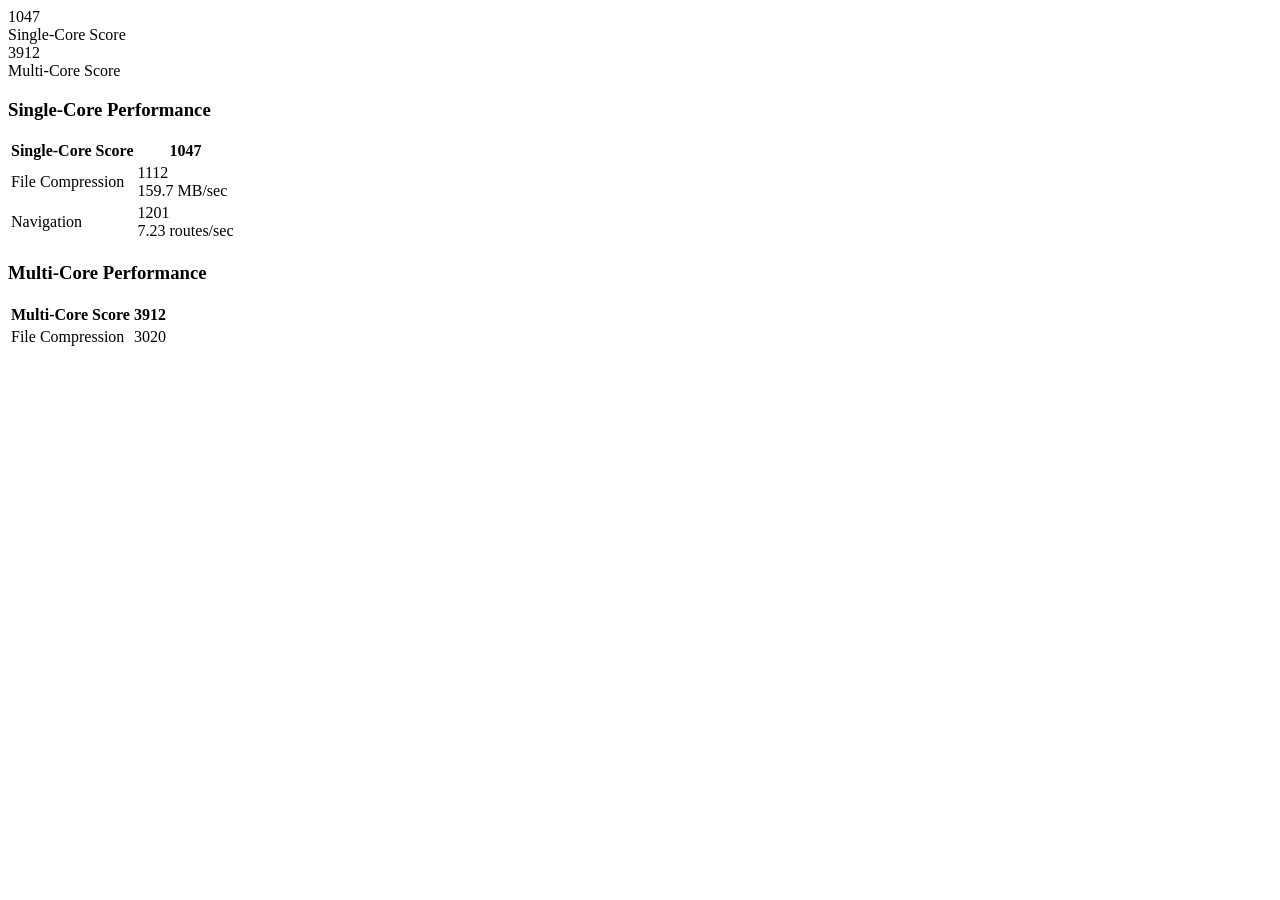
<file: tests/fixtures/geekbench/result_page.html>
<!DOCTYPE html><html><head><title>Dell Inc. PowerEdge R640 - Geekbench</title>
<noscript>Enable JavaScript for charts</noscript></head><body>
<div class='table-wrapper cpu'>
<div class='score-container score-container-1 desktop'>
<div class='score'>1047</div>
<div class='note'>Single-Core Score</div>
</div>
<div class='score-container desktop'>
<div class='score'>3912</div>
<div class='note'>Multi-Core Score</div>
</div>
</div>
<div class='heading'><h3>Single-Core Performance</h3></div>
<table class='table section-performance'>
<thead><tr><th class='name'>Single-Core Score</th><th class='score'>1047</th><th></th></tr></thead>
<tbody><tr><td class='name'>File Compression</td><td class='score'>1112<br><span class='description'>159.7 MB/sec</span></td></tr>
<tr><td class='name'>Navigation</td><td class='score'>1201<br><span class='description'>7.23 routes/sec</span></td></tr></tbody></table>
<div class='heading'><h3>Multi-Core Performance</h3></div>
<table class='table section-performance'>
<thead><tr><th class='name'>Multi-Core Score</th><th class='score'>3912</th><th></th></tr></thead>
<tbody><tr><td class='name'>File Compression</td><td class='score'>3020</td></tr></tbody></table>
<script>var chart = {"label":"Single-Core Score","v":5555};</script>
</body></html>
</file>
<file: assets/site.css>
/* 猫脚本 / catbash.net — hand-written, no build step, no external requests. */

/* ---------- tokens ---------- */
:root {
  color-scheme: dark;
  --bg: #0b0d10;
  --bg-soft: #0e1115;
  --panel: #12151a;
  --panel-2: #181c22;
  --line: #1f242c;
  --line-2: #2c333d;
  --text: #e7eaef;
  --text-2: #b0b8c3;
  --text-3: #8b95a2;
  --accent: #5fd7ff;
  --accent-hi: #9be6ff;
  --accent-ink: #03141b;
  --accent-soft: rgba(95, 215, 255, 0.1);
  --accent-line: rgba(95, 215, 255, 0.32);
  --brand: #ffd787;
  --ok: #87d787;
  --warn: #ffaf00;
  --err: #ff5f5f;
  --rule: #5fafaf;
  --chip: #5fd7ff;
  --chip-ink: #000;
  --code-bg: #161a20;
  --glow: rgba(95, 215, 255, 0.09);
  --dot: rgba(255, 255, 255, 0.045);
  --shadow: 0 24px 60px -28px rgba(0, 0, 0, 0.75);
  --term-bg: #08090c;
  --term-bar: #101317;
  --term-fg: #d6dbe2;
  --term-line: #1c2129;
  --radius: 14px;
  --radius-sm: 9px;
  --sans: -apple-system, BlinkMacSystemFont, "Segoe UI", Roboto, "Helvetica Neue", Arial,
    "PingFang SC", "Hiragino Sans GB", "Microsoft YaHei", "Noto Sans CJK SC", "Noto Sans SC",
    "Source Han Sans SC", "WenQuanYi Micro Hei", "WenQuanYi Zen Hei", sans-serif;
  --mono: ui-monospace, "SF Mono", SFMono-Regular, "JetBrains Mono", "Cascadia Code", Menlo, Consolas,
    "Liberation Mono", "DejaVu Sans Mono", "PingFang SC", "Microsoft YaHei", "Noto Sans CJK SC",
    "WenQuanYi Zen Hei", monospace;
}

@media (prefers-color-scheme: light) {
  :root:not([data-theme="dark"]) {
    color-scheme: light;
    --bg: #f6f7f9;
    --bg-soft: #eef1f4;
    --panel: #ffffff;
    --panel-2: #f1f3f6;
    --line: #e1e5ea;
    --line-2: #cbd2da;
    --text: #0e1318;
    --text-2: #3a444f;
    --text-3: #58626e;
    --accent: #0a7499;
    --accent-hi: #075d7b;
    --accent-ink: #ffffff;
    --accent-soft: rgba(10, 116, 153, 0.08);
    --accent-line: rgba(10, 116, 153, 0.3);
    --brand: #9c6a0b;
    --ok: #1d7a3a;
    --warn: #935d00;
    --err: #c62828;
    --rule: #2c7a7a;
    --code-bg: #eceff3;
    --glow: rgba(10, 116, 153, 0.08);
    --dot: rgba(14, 19, 24, 0.06);
    --shadow: 0 24px 60px -30px rgba(15, 25, 40, 0.35);
    --term-bg: #0c0f13;
    --term-bar: #151a20;
    --term-line: #222832;
  }
}

:root[data-theme="light"] {
  color-scheme: light;
  --bg: #f6f7f9;
  --bg-soft: #eef1f4;
  --panel: #ffffff;
  --panel-2: #f1f3f6;
  --line: #e1e5ea;
  --line-2: #cbd2da;
  --text: #0e1318;
  --text-2: #3a444f;
  --text-3: #58626e;
  --accent: #0a7499;
  --accent-hi: #075d7b;
  --accent-ink: #ffffff;
  --accent-soft: rgba(10, 116, 153, 0.08);
  --accent-line: rgba(10, 116, 153, 0.3);
  --brand: #9c6a0b;
  --ok: #1d7a3a;
  --warn: #935d00;
  --err: #c62828;
  --rule: #2c7a7a;
  --code-bg: #eceff3;
  --glow: rgba(10, 116, 153, 0.08);
  --dot: rgba(14, 19, 24, 0.06);
  --shadow: 0 24px 60px -30px rgba(15, 25, 40, 0.35);
  --term-bg: #0c0f13;
  --term-bar: #151a20;
  --term-line: #222832;
}

/* ---------- base ---------- */
*, *::before, *::after { box-sizing: border-box; }
html { -webkit-text-size-adjust: 100%; text-size-adjust: 100%; scroll-padding-top: 76px; }
body {
  margin: 0;
  background: var(--bg);
  color: var(--text);
  font: 400 1rem/1.65 var(--sans);
  -webkit-font-smoothing: antialiased;
  -moz-osx-font-smoothing: grayscale;
  overflow-x: hidden;
}
:lang(zh) body, body:lang(zh) { line-height: 1.8; }
img, svg { display: block; max-width: 100%; }
a { color: var(--accent); text-decoration: none; text-underline-offset: 3px; }
a:hover { text-decoration: underline; }
p { margin: 0 0 1em; }
h1, h2, h3 { margin: 0; line-height: 1.15; font-weight: 700; text-wrap: balance; }
h2 { font-size: clamp(1.55rem, 3vw, 2.05rem); letter-spacing: -0.02em; }
h3 { font-size: 1.08rem; letter-spacing: -0.01em; }
:lang(zh) h1, :lang(zh) h2, :lang(zh) h3 { letter-spacing: 0; line-height: 1.3; word-break: keep-all; overflow-wrap: anywhere; }
p, li, dd { text-wrap: pretty; }
:lang(zh) p, :lang(zh) li, :lang(zh) td { line-break: strict; word-break: normal; }
code, kbd, pre { font-family: var(--mono); }
:not(pre) > code {
  font-size: 0.86em;
  padding: 0.1em 0.34em;
  border-radius: 5px;
  background: var(--code-bg);
  border: 1px solid var(--line);
  color: var(--text);
  white-space: nowrap;
  -webkit-box-decoration-break: clone;
  box-decoration-break: clone;
}
:not(pre) > code.brk { white-space: normal; overflow-wrap: anywhere; }
strong, b { font-weight: 650; }
::selection { background: var(--accent); color: var(--accent-ink); }
:focus-visible { outline: 2px solid var(--accent); outline-offset: 2px; border-radius: 6px; }
button { font: inherit; color: inherit; cursor: pointer; }
.sr-only {
  position: absolute; width: 1px; height: 1px; padding: 0; margin: -1px;
  overflow: hidden; clip: rect(0 0 0 0); white-space: nowrap; border: 0;
}
.skip {
  position: absolute; left: 12px; top: -48px; z-index: 50; padding: 8px 14px;
  background: var(--accent); color: var(--accent-ink); border-radius: 8px; font-weight: 600;
}
.skip:focus { top: 10px; }

.wrap { width: 100%; max-width: 1160px; margin: 0 auto; padding: 0 24px; }
.section { padding: 88px 0; }
.section + .section { border-top: 1px solid var(--line); }
.section.soft { background: var(--bg-soft); }
.section-head { max-width: 720px; margin-bottom: 36px; }
.section-head p { color: var(--text-2); margin: 12px 0 0; font-size: 1.05rem; }
.kicker {
  display: inline-block; margin-bottom: 12px;
  font: 600 0.78rem/1 var(--mono); letter-spacing: 0.08em; text-transform: uppercase; color: var(--accent);
}
.muted { color: var(--text-2); }

/* the scripts' header chip: bold black text on a cyan block, e.g. " CPUX " */
.chip {
  display: inline-block;
  padding: 0.28em 0.55em 0.26em;
  border-radius: 3px;
  background: var(--chip);
  color: var(--chip-ink);
  font: 800 0.78rem/1 var(--mono);
  letter-spacing: 0.04em;
  white-space: nowrap;
}

/* ---------- nav ---------- */
.nav {
  position: sticky; top: 0; z-index: 20;
  background: color-mix(in srgb, var(--bg) 82%, transparent);
  -webkit-backdrop-filter: saturate(1.4) blur(12px);
  backdrop-filter: saturate(1.4) blur(12px);
  border-bottom: 1px solid var(--line);
}
.nav-in { display: flex; align-items: center; gap: 8px; height: 60px; }
.brand {
  display: flex; align-items: center; gap: 10px; margin-right: auto;
  color: var(--text); font-weight: 700; font-size: 1.02rem; letter-spacing: -0.01em;
}
.brand:hover { text-decoration: none; }
.brand svg { width: 28px; height: 28px; flex: none; }
.brand .alt { color: var(--text-3); font-weight: 500; font-size: 0.9rem; }
.logo-head { fill: var(--accent); stroke: var(--accent); stroke-width: 1.6; stroke-linejoin: round; }
.logo-ps { fill: none; stroke: var(--bg); stroke-width: 2.4; stroke-linecap: round; stroke-linejoin: round; }
.nav-links { display: flex; align-items: center; gap: 2px; }
.nav-links a {
  padding: 6px 10px; border-radius: 7px;
  color: var(--text-2); font: 600 0.85rem/1.2 var(--mono); letter-spacing: 0.02em;
}
.nav-links a:hover { color: var(--text); background: var(--panel-2); text-decoration: none; }
.nav-links a[aria-current="page"] { color: var(--text); background: var(--panel-2); box-shadow: inset 0 -2px 0 var(--accent); }
.nav-tools { display: flex; align-items: center; gap: 6px; margin-left: 6px; }
.icon-btn {
  display: inline-flex; align-items: center; justify-content: center;
  min-width: 34px; height: 34px; padding: 0 8px;
  border: 1px solid var(--line-2); border-radius: 8px;
  background: transparent; color: var(--text-2);
  font-size: 0.82rem; font-weight: 600;
}
a.icon-btn:hover, .icon-btn:hover { color: var(--text); background: var(--panel-2); text-decoration: none; }
.icon-btn svg { width: 17px; height: 17px; }
.theme-btn .i-moon { display: none; }
:root[data-theme="light"] .theme-btn .i-sun { display: none; }
:root[data-theme="light"] .theme-btn .i-moon { display: block; }
@media (prefers-color-scheme: light) {
  :root:not([data-theme="dark"]) .theme-btn .i-sun { display: none; }
  :root:not([data-theme="dark"]) .theme-btn .i-moon { display: block; }
}
.lang-btn { font-family: var(--sans); min-width: 46px; }

/* ---------- hero ---------- */
.hero { position: relative; padding: 76px 0 8px; overflow: hidden; }
.hero .hero-text { margin: 0 auto; text-align: center; }
.hero .eyebrow { justify-content: center; }
.hero .lede { margin-left: auto; margin-right: auto; }
.hero .cmdbox { margin: 0 auto; text-align: left; }
.hero::before {
  content: ""; position: absolute; inset: 0; z-index: -1; pointer-events: none;
  background:
    radial-gradient(52% 46% at 78% 4%, var(--glow), transparent 72%),
    radial-gradient(var(--dot) 1px, transparent 1.2px) 0 0 / 22px 22px;
  -webkit-mask-image: linear-gradient(to bottom, #000 40%, transparent 92%);
  mask-image: linear-gradient(to bottom, #000 40%, transparent 92%);
}
.hero-text { max-width: 820px; }
.eyebrow { display: flex; flex-wrap: wrap; align-items: center; gap: 10px; margin: 0 0 22px; color: var(--text-2); font-size: 0.92rem; }
.eyebrow .zh { color: var(--brand); font-weight: 600; }
.hero h1 {
  font-size: clamp(2.3rem, 6vw, 3.9rem);
  line-height: 1.04; letter-spacing: -0.035em; font-weight: 750;
}
:lang(zh) .hero h1 { line-height: 1.22; letter-spacing: 0.01em; font-weight: 700; }
.hero h1 .hl { color: var(--accent); }
.lede { margin: 22px 0 30px; max-width: 640px; color: var(--text-2); font-size: clamp(1.03rem, 1.6vw, 1.17rem); }
.hero-note { margin: 16px 0 0; color: var(--text-3); font-size: 0.9rem; }
.hero-term { margin-top: 52px; }

/* page hero (tool pages) */
.page-hero { padding: 64px 0 8px; }
.page-hero + .section { padding-top: 64px; }
.page-hero .title-row { display: flex; align-items: center; flex-wrap: wrap; gap: 14px; margin-bottom: 18px; }
.page-hero .chip { font-size: 0.95rem; }
.page-hero .title-row .full { color: var(--text-2); font: 500 0.95rem/1.3 var(--mono); }
.page-hero h1 { font-size: clamp(2.1rem, 5vw, 3.3rem); line-height: 1.08; letter-spacing: -0.03em; }
:lang(zh) .page-hero h1 { line-height: 1.28; letter-spacing: 0.01em; }
.facts { display: flex; flex-wrap: wrap; gap: 8px; margin: 22px 0 0; padding: 0; list-style: none; }
.facts li {
  padding: 5px 11px; border: 1px solid var(--line-2); border-radius: 999px;
  color: var(--text-2); font-size: 0.84rem; line-height: 1.3;
}
.facts b { color: var(--text); }

/* ---------- command box ---------- */
.cmdbox {
  max-width: 720px;
  background: var(--panel);
  border: 1px solid var(--line-2);
  border-radius: var(--radius);
  box-shadow: var(--shadow);
}
.cmdbox-head {
  display: flex; flex-wrap: wrap; align-items: center; justify-content: space-between; gap: 8px;
  padding: 8px 8px 0 10px;
}
.tabs { display: flex; gap: 2px; overflow-x: auto; scrollbar-width: none; }
.tabs::-webkit-scrollbar { display: none; }
.tab {
  position: relative; padding: 8px 11px 10px; border: 0; background: none;
  color: var(--text-3); font: 600 0.82rem/1 var(--mono); letter-spacing: 0.02em; white-space: nowrap;
  border-radius: 7px 7px 0 0;
}
.tab:hover { color: var(--text); }
.tab:focus-visible { outline-offset: -3px; border-radius: 7px; }
.tab[aria-selected="true"] { color: var(--text); }
.tab[aria-selected="true"]::after {
  content: ""; position: absolute; left: 10px; right: 10px; bottom: 0; height: 2px; border-radius: 2px; background: var(--accent);
}
.hostsw { display: inline-flex; padding: 2px; border: 1px solid var(--line); border-radius: 8px; background: var(--bg-soft); }
.hostsw button {
  padding: 4px 9px; border: 0; border-radius: 6px; background: none;
  color: var(--text-3); font: 500 0.74rem/1.3 var(--mono);
}
.hostsw button[aria-pressed="true"] { background: var(--panel-2); color: var(--text); box-shadow: 0 0 0 1px var(--line-2); }
.cmdbox .cmdline { margin: 6px; border-radius: 10px; }
.cmdbox-hint { margin: 0; padding: 2px 16px 14px; color: var(--text-3); font-size: 0.88rem; line-height: 1.55; }
.cmdbox-hint code { font-size: 0.82em; }

.cmdline {
  display: flex; align-items: flex-start; gap: 10px;
  padding: 12px 12px 12px 14px;
  background: var(--code-bg);
  border: 1px solid var(--line);
  border-radius: var(--radius-sm);
}
.cmdline .ps { flex: none; color: var(--accent); font: 600 0.95rem/1.6 var(--mono); user-select: none; }
.cmdline .cmd {
  flex: 1; min-width: 0;
  font: 500 0.95rem/1.6 var(--mono); color: var(--text);
  white-space: pre-wrap; overflow-wrap: anywhere;
  padding: 0; border: 0; background: none;
}
.cmdline.sm { padding: 9px 9px 9px 12px; }
.cmdline.sm .ps, .cmdline.sm .cmd { font-size: 0.84rem; }
.copy {
  flex: none; display: inline-flex; align-items: center; gap: 6px;
  margin: -3px 0; padding: 5px 10px;
  border: 1px solid var(--line-2); border-radius: 7px;
  background: var(--panel); color: var(--text-2);
  font: 600 0.78rem/1.4 var(--sans); white-space: nowrap;
  transition: color 0.15s, border-color 0.15s, background 0.15s;
}
.copy::before {
  content: ""; width: 13px; height: 13px; flex: none; background: currentColor;
  -webkit-mask: var(--i-copy) center / contain no-repeat; mask: var(--i-copy) center / contain no-repeat;
}
.copy:hover { color: var(--text); border-color: var(--accent-line); }
.copy.is-copied { color: var(--ok); border-color: currentColor; }
.copy.is-copied::before {
  -webkit-mask-image: var(--i-check); mask-image: var(--i-check);
}
:root {
  --i-copy: url("data:image/svg+xml,%3Csvg xmlns='http://www.w3.org/2000/svg' viewBox='0 0 16 16' fill='none' stroke='%23000' stroke-width='1.6'%3E%3Crect x='5' y='5' width='9' height='9' rx='2'/%3E%3Cpath d='M11 3.5V3a1 1 0 0 0-1-1H3a1 1 0 0 0-1 1v7a1 1 0 0 0 1 1h.5'/%3E%3C/svg%3E");
  --i-check: url("data:image/svg+xml,%3Csvg xmlns='http://www.w3.org/2000/svg' viewBox='0 0 16 16' fill='none' stroke='%23000' stroke-width='2' stroke-linecap='round' stroke-linejoin='round'%3E%3Cpath d='M3 8.5l3.2 3L13 4.5'/%3E%3C/svg%3E");
}

/* ---------- terminal replay ---------- */
.term {
  margin: 0;
  background: var(--term-bg);
  border: 1px solid var(--term-line);
  border-radius: var(--radius);
  box-shadow: var(--shadow), 0 0 0 1px rgba(0, 0, 0, 0.25);
  overflow: hidden;
  color: var(--term-fg);
}
.term-bar {
  display: flex; align-items: center; gap: 12px;
  height: 42px; padding: 0 8px 0 14px;
  background: var(--term-bar);
  border-bottom: 1px solid var(--term-line);
  font: 500 0.78rem/1 var(--mono); color: #8d96a3;
}
.term-dots { display: flex; gap: 7px; flex: none; }
.term-dots i { width: 11px; height: 11px; border-radius: 50%; background: #2a3039; }
.term-dots i:first-child { background: #ff5f5f; opacity: 0.85; }
.term-dots i:nth-child(2) { background: #ffaf00; opacity: 0.85; }
.term-dots i:last-child { background: #87d787; opacity: 0.85; }
.term-title { overflow: hidden; text-overflow: ellipsis; white-space: nowrap; min-width: 0; }
.term-tag {
  margin-left: auto; flex: none;
  display: inline-flex; align-items: center; gap: 7px;
  padding: 4px 9px; border-radius: 999px;
  border: 1px solid rgba(255, 175, 0, 0.35); color: #ffc65c;
  font: 600 0.7rem/1 var(--sans); letter-spacing: 0.02em; white-space: nowrap;
}
.term-tag::before { content: ""; width: 6px; height: 6px; border-radius: 50%; background: #ffaf00; }
.term-ctl { display: flex; gap: 2px; flex: none; }
.term-btn {
  display: inline-flex; align-items: center; justify-content: center;
  width: 30px; height: 30px; border: 0; border-radius: 7px; background: none; color: #8d96a3;
}
.term-btn:hover { background: #1b2027; color: #e6e9ee; }
.term-btn svg { width: 15px; height: 15px; }
.term-btn .i-pause { display: none; }
.term-btn.is-playing .i-play { display: none; }
.term-btn.is-playing .i-pause { display: block; }
.term.is-busy .term-screen { cursor: progress; }
.term-screen {
  margin: 0;
  height: 520px;
  padding: 14px 18px 18px;
  overflow: auto;
  font: 400 12.5px/1.42 var(--mono);
  color: var(--term-fg);
  white-space: pre;
  tab-size: 8;
  scrollbar-width: thin;
  scrollbar-color: #2b323c transparent;
  overscroll-behavior: contain;
}
.term-screen:focus-visible { outline-offset: -3px; }
.term-screen::-webkit-scrollbar { width: 10px; height: 10px; }
.term-screen::-webkit-scrollbar-thumb { background: #262c35; border-radius: 10px; border: 2px solid var(--term-bg); }
.term-screen::-webkit-scrollbar-corner { background: transparent; }
.term-screen .ln { display: block; min-height: 1.42em; }
.anim .term-screen:not(.live) .ln { visibility: hidden; animation: term-reveal 0s 2.5s forwards; }
@keyframes term-reveal { to { visibility: visible; } }
.term-hero .term-screen { height: min(64vh, 560px); min-height: 380px; }
.term-cap { padding: 10px 16px; border-top: 1px solid var(--term-line); background: var(--term-bar); color: #8d96a3; font-size: 0.8rem; line-height: 1.5; }
.term-cap code { background: #161a20; border-color: #232931; color: #d6dbe2; }

/* ANSI palette (the scripts' 256-colour picks + the 16 basics) */
.term-screen .b { font-weight: 700; }
.term-screen .d { opacity: 0.6; }
.term-screen .i { font-style: italic; }
.term-screen .u { text-decoration: underline; }
.term-screen .w, .term-screen .g {
  display: inline-block; font-style: normal; text-align: center; vertical-align: top; overflow: hidden;
}
.term-screen .w { width: 2ch; }
.term-screen .g { width: 1ch; }
.term-screen .cur { background: #5fd7ff; color: #000; }
.term[data-state="done"] .cur { animation: blink 1.1s steps(1) infinite; }
@keyframes blink { 50% { background: transparent; color: inherit; } }
.f0 { color: #3c424b; } .f1 { color: #ff6b6b; } .f2 { color: #87d787; } .f3 { color: #ffd75f; }
.f4 { color: #6f9cf0; } .f5 { color: #d787d7; } .f6 { color: #5fd7d7; } .f7 { color: #d0d4da; }
.f8 { color: #737b86; } .f9 { color: #ff8787; } .f10 { color: #afffaf; } .f11 { color: #ffff87; }
.f12 { color: #87afff; } .f13 { color: #ffafff; } .f14 { color: #87ffff; } .f15 { color: #ffffff; }
.f16 { color: #000; } .f73 { color: #5fafaf; } .f80 { color: #5fd7d7; } .f81 { color: #5fd7ff; }
.f114 { color: #87d787; } .f117 { color: #87d7ff; } .f180 { color: #d7af87; } .f203 { color: #ff5f5f; }
.f214 { color: #ffaf00; } .f221 { color: #ffd75f; } .f222 { color: #ffd787; } .f245 { color: #8a8a8a; }
.f250 { color: #bcbcbc; } .f252 { color: #d0d0d0; } .fbg { color: var(--term-bg); }
.k0 { background: #3c424b; } .k1 { background: #ff5f5f; } .k2 { background: #87d787; } .k3 { background: #ffd75f; }
.k4 { background: #5f87d7; } .k5 { background: #d787d7; } .k6 { background: #5fd7d7; } .k7 { background: #d0d4da; }
.k8 { background: #4e5560; } .k9 { background: #ff8787; } .k10 { background: #afffaf; } .k11 { background: #ffff87; }
.k12 { background: #87afff; } .k13 { background: #ffafff; } .k14 { background: #87ffff; } .k15 { background: #ffffff; }
.k16 { background: #000; } .k73 { background: #5fafaf; } .k80 { background: #5fd7d7; } .k81 { background: #5fd7ff; }
.k114 { background: #87d787; } .k117 { background: #87d7ff; } .k180 { background: #d7af87; } .k203 { background: #ff5f5f; }
.k214 { background: #ffaf00; } .k221 { background: #ffd75f; } .k222 { background: #ffd787; } .k245 { background: #8a8a8a; }
.k250 { background: #bcbcbc; } .k252 { background: #d0d0d0; } .kfg { background: var(--term-fg); }

/* ---------- cards & grids ---------- */
.grid { display: grid; gap: 18px; }
.grid-3 { grid-template-columns: repeat(3, minmax(0, 1fr)); }
.grid-2 { grid-template-columns: repeat(2, minmax(0, 1fr)); }
.card {
  position: relative;
  padding: 24px;
  background: var(--panel);
  border: 1px solid var(--line);
  border-radius: var(--radius);
}
.tool { display: flex; flex-direction: column; gap: 14px; transition: border-color 0.2s, transform 0.2s; }
.tool:hover { border-color: var(--line-2); }
.tool-top { display: flex; flex-direction: column; align-items: flex-start; gap: 9px; }
.next .tool-top { flex-direction: row; align-items: center; flex-wrap: wrap; gap: 10px; }
.tool-top .full { color: var(--text-3); font: 500 0.8rem/1.3 var(--mono); }
.tool h3 { font-size: 1.32rem; }
.tool p { margin: 0; color: var(--text-2); }
.ticks { margin: 0; padding: 0; list-style: none; display: grid; gap: 6px; font-size: 0.92rem; color: var(--text-2); }
.ticks li { position: relative; padding-left: 22px; }
.ticks li::before {
  content: ""; position: absolute; left: 2px; top: 0.6em; width: 9px; height: 5px;
  border-left: 2px solid var(--ok); border-bottom: 2px solid var(--ok); transform: rotate(-45deg);
}
:lang(zh) .ticks li::before { top: 0.68em; }
.tool .cmdline { margin-top: auto; align-items: center; }
.tool .cmdline .cmd { font-size: 0.76rem; }
.tool { padding: 22px; }
.tool .copy, .addr .copy { padding: 6px 8px; }
.tool .copy span, .addr .copy span {
  position: absolute; width: 1px; height: 1px; overflow: hidden; clip: rect(0 0 0 0); white-space: nowrap;
}
.more { font-weight: 600; font-size: 0.92rem; }
.more::after { content: " →"; }

.why { display: grid; grid-template-columns: repeat(3, minmax(0, 1fr)); gap: 16px; }
.why .wide { grid-column: span 2; display: flex; flex-direction: column; }
.why .wide .cmdline { margin-top: 16px; }
.why .card { padding: 20px; }
.why h3 { font-size: 0.98rem; margin: 14px 0 8px; }
.why p { margin: 0; color: var(--text-2); font-size: 0.93rem; line-height: 1.6; }
.ico {
  display: inline-flex; align-items: center; justify-content: center;
  width: 36px; height: 36px; border-radius: 9px;
  background: var(--accent-soft); color: var(--accent); border: 1px solid var(--accent-line);
}
.ico svg { width: 18px; height: 18px; }

.split h2 { margin-bottom: 16px; }
.split { display: grid; grid-template-columns: minmax(0, 0.8fr) minmax(0, 1.2fr); gap: 48px; align-items: start; }
.stack { display: grid; gap: 10px; }
.ex p { margin: 6px 2px 0; color: var(--text-3); font-size: 0.88rem; }
.ex .cmd, .stack .cmd { font-size: 0.88rem; }
.cmd .tk { white-space: nowrap; }

.list-dl { margin: 0; display: grid; gap: 0; border: 1px solid var(--line); border-radius: var(--radius); overflow: hidden; background: var(--panel); }
.list-dl > div { display: grid; grid-template-columns: 150px minmax(0, 1fr); gap: 16px; padding: 14px 18px; border-top: 1px solid var(--line); }
.list-dl > div:first-child { border-top: 0; }
.list-dl dt { font: 600 0.88rem/1.6 var(--mono); color: var(--text); }
.list-dl dd { margin: 0; color: var(--text-2); font-size: 0.95rem; }

/* coverage map */
.cover { display: grid; grid-template-columns: repeat(4, minmax(0, 1fr)); gap: 12px; }
.cover.c3 { grid-template-columns: repeat(3, minmax(0, 1fr)); }
.cover .hl { border-color: var(--accent-line); background: linear-gradient(180deg, var(--accent-soft), transparent 70%), var(--panel); }
.cover .card { padding: 18px 18px 16px; }
.cover h3 { font: 700 0.86rem/1.3 var(--mono); letter-spacing: 0.02em; color: var(--accent); margin-bottom: 8px; }
.cover p { margin: 0; color: var(--text-2); font-size: 0.92rem; line-height: 1.55; }

/* pipeline (CPUX score sources) */
.pipe { margin: 0; padding: 0; list-style: none; counter-reset: p; display: grid; gap: 10px; }
.pipe li {
  counter-increment: p; position: relative;
  display: grid; grid-template-columns: 34px minmax(0, 1fr); gap: 14px; align-items: start;
  padding: 14px 16px; background: var(--panel); border: 1px solid var(--line); border-radius: var(--radius-sm);
}
.pipe li::before {
  content: counter(p); display: flex; align-items: center; justify-content: center;
  width: 30px; height: 30px; border-radius: 8px;
  background: var(--accent-soft); border: 1px solid var(--accent-line); color: var(--accent);
  font: 700 0.85rem/1 var(--mono);
}
.pipe b { display: block; color: var(--text); font-weight: 650; }
.pipe span { color: var(--text-2); font-size: 0.92rem; }

/* ---------- tables ---------- */
.table-wrap { overflow-x: auto; border: 1px solid var(--line); border-radius: var(--radius); background: var(--panel); }
table { width: 100%; border-collapse: collapse; font-size: 0.93rem; }
th, td { text-align: left; vertical-align: top; padding: 12px 18px; border-top: 1px solid var(--line); }
thead th {
  border-top: 0; background: var(--panel-2); color: var(--text-3);
  font: 600 0.74rem/1.4 var(--sans); letter-spacing: 0.06em; text-transform: uppercase;
}
:lang(zh) thead th { letter-spacing: 0.02em; }
td:first-child { white-space: nowrap; }
td:first-child, td.mono { font: 500 0.86rem/1.6 var(--mono); color: var(--text); }
td { color: var(--text-2); }
td code { white-space: nowrap; }
tbody tr:hover td { background: color-mix(in srgb, var(--panel-2) 60%, transparent); }

/* ---------- FAQ ---------- */
.faq { display: grid; gap: 10px; max-width: 860px; }
.faq details { background: var(--panel); border: 1px solid var(--line); border-radius: var(--radius-sm); }
.faq summary {
  list-style: none; cursor: pointer; position: relative;
  padding: 15px 48px 15px 18px; font-weight: 600; color: var(--text);
}
.faq summary::-webkit-details-marker { display: none; }
.faq summary::after {
  content: ""; position: absolute; right: 20px; top: 50%; width: 8px; height: 8px; margin-top: -6px;
  border-right: 2px solid var(--text-3); border-bottom: 2px solid var(--text-3); transform: rotate(45deg);
  transition: transform 0.2s;
}
.faq details[open] summary::after { transform: rotate(225deg); margin-top: -2px; }
.faq summary:focus-visible { border-radius: var(--radius-sm); }
.faq .ans { padding: 0 18px 16px; color: var(--text-2); }
.faq .ans p:last-child { margin-bottom: 0; }

/* ---------- other tools / support ---------- */
.next { display: flex; flex-direction: column; gap: 10px; color: var(--text); }
.next:hover { text-decoration: none; border-color: var(--accent-line); }
.next p { margin: 0; color: var(--text-2); }
.next .more { color: var(--accent); }

.donate .card h3 { margin-bottom: 8px; }
.donate .card p { color: var(--text-2); }
.addr { margin-top: 14px; }
.addr .cmd { font-size: 0.86rem; }
.warnline { display: flex; gap: 8px; margin-top: 12px; color: var(--warn); font-size: 0.86rem; }
.btn {
  display: inline-flex; align-items: center; gap: 8px; margin-top: 6px;
  padding: 10px 16px; border-radius: 9px; border: 1px solid transparent;
  background: var(--accent); color: var(--accent-ink); font-weight: 650; font-size: 0.95rem;
}
.btn:hover { text-decoration: none; background: var(--accent-hi); }
.btn.ghost { background: transparent; color: var(--text); border-color: var(--line-2); }
.btn.ghost:hover { background: var(--panel-2); }
.btn svg { width: 16px; height: 16px; }
.btn-row { display: flex; flex-wrap: wrap; gap: 10px; margin-top: 14px; }

/* ---------- footer ---------- */
.foot { border-top: 1px solid var(--line); padding: 40px 0 48px; color: var(--text-3); font-size: 0.9rem; }
.foot-in { display: flex; flex-wrap: wrap; align-items: flex-start; justify-content: space-between; gap: 28px; }
.foot .brand { margin: 0 0 10px; }
.foot p { margin: 0; max-width: 360px; }
.foot-cols { display: flex; flex-wrap: wrap; gap: 48px; }
.foot h2 { font: 600 0.74rem/1 var(--sans); letter-spacing: 0.08em; text-transform: uppercase; color: var(--text-3); margin-bottom: 12px; }
.foot ul { margin: 0; padding: 0; list-style: none; display: grid; gap: 7px; }
.foot a { color: var(--text-2); }
.foot a:hover { color: var(--text); }
.foot .mono { font-family: var(--mono); font-size: 0.84rem; }
.foot-base { margin-top: 32px; padding-top: 20px; border-top: 1px solid var(--line); display: flex; flex-wrap: wrap; gap: 8px 20px; justify-content: space-between; }

/* ---------- responsive ---------- */
@media (max-width: 1080px) {
  .cover, .cover.c3 { grid-template-columns: repeat(2, minmax(0, 1fr)); }
}
@media (max-width: 900px) {
  .grid-3 { grid-template-columns: minmax(0, 1fr); }
  .split { grid-template-columns: minmax(0, 1fr); gap: 28px; }
  .section { padding: 64px 0; }
  .why { grid-template-columns: repeat(2, minmax(0, 1fr)); }
}
@media (max-width: 720px) {
  .wrap { padding: 0 16px; }
  .hero { padding: 48px 0 48px; }
  .hero-term { margin-top: 36px; }
  .page-hero { padding: 40px 0 4px; }
  .grid-2 { grid-template-columns: minmax(0, 1fr); }
  .section { padding: 52px 0; }
  .section-head { margin-bottom: 26px; }
  .term-screen { height: 440px; padding: 12px 12px 14px; font-size: 11px; }
  .term-hero .term-screen { height: 440px; min-height: 0; }
  .term-title { display: none; }
  .list-dl > div { grid-template-columns: minmax(0, 1fr); gap: 4px; }
  /* tables become stacked rows: flag on top, description below */
  .table-wrap table, .table-wrap tbody, .table-wrap tr, .table-wrap td { display: block; width: 100%; }
  .table-wrap thead { position: absolute; width: 1px; height: 1px; overflow: hidden; clip: rect(0 0 0 0); }
  .table-wrap tr { padding: 12px 16px; border-top: 1px solid var(--line); }
  .table-wrap tbody tr:first-child { border-top: 0; }
  .table-wrap td { padding: 0; border: 0; }
  .table-wrap td:first-child { white-space: normal; overflow-wrap: anywhere; margin-bottom: 3px; }
  .table-wrap td:nth-child(2):not(:last-child) { color: var(--text); font-weight: 600; }
  tbody tr:hover td { background: none; }
  .brand .alt { display: none; }
  .foot-cols { gap: 32px; }
}
@media (max-width: 520px) {
  .nav-in { gap: 4px; }
  .brand .name { display: none; }
  .nav-links a { padding: 6px 7px; font-size: 0.8rem; }
  .nav-tools { gap: 4px; margin-left: 2px; }
  .icon-btn { min-width: 32px; height: 32px; padding: 0 6px; }
  .why { grid-template-columns: minmax(0, 1fr); }
  .why .wide { grid-column: auto; }
  .cover, .cover.c3 { grid-template-columns: minmax(0, 1fr); }
  .card { padding: 20px; }
  .cmdbox-head { padding: 6px 6px 0; }
  .cmdline .cmd { font-size: 0.86rem; }
  .copy { padding: 5px 8px; }
}
@media (prefers-reduced-motion: reduce) {
  *, *::before, *::after { animation: none !important; transition: none !important; scroll-behavior: auto !important; }
}

/* ---------- without JS: hide controls that need it (static frames stay) ---------- */
html:not(.js) .copy, html:not(.js) .cmdbox-head, html:not(.js) .term-ctl,
html:not(.js) .theme-btn, html:not(.js) .lang-btn { display: none; }
html:not(.js) .cmdbox .cmdline { margin-top: 6px; }
</file>
